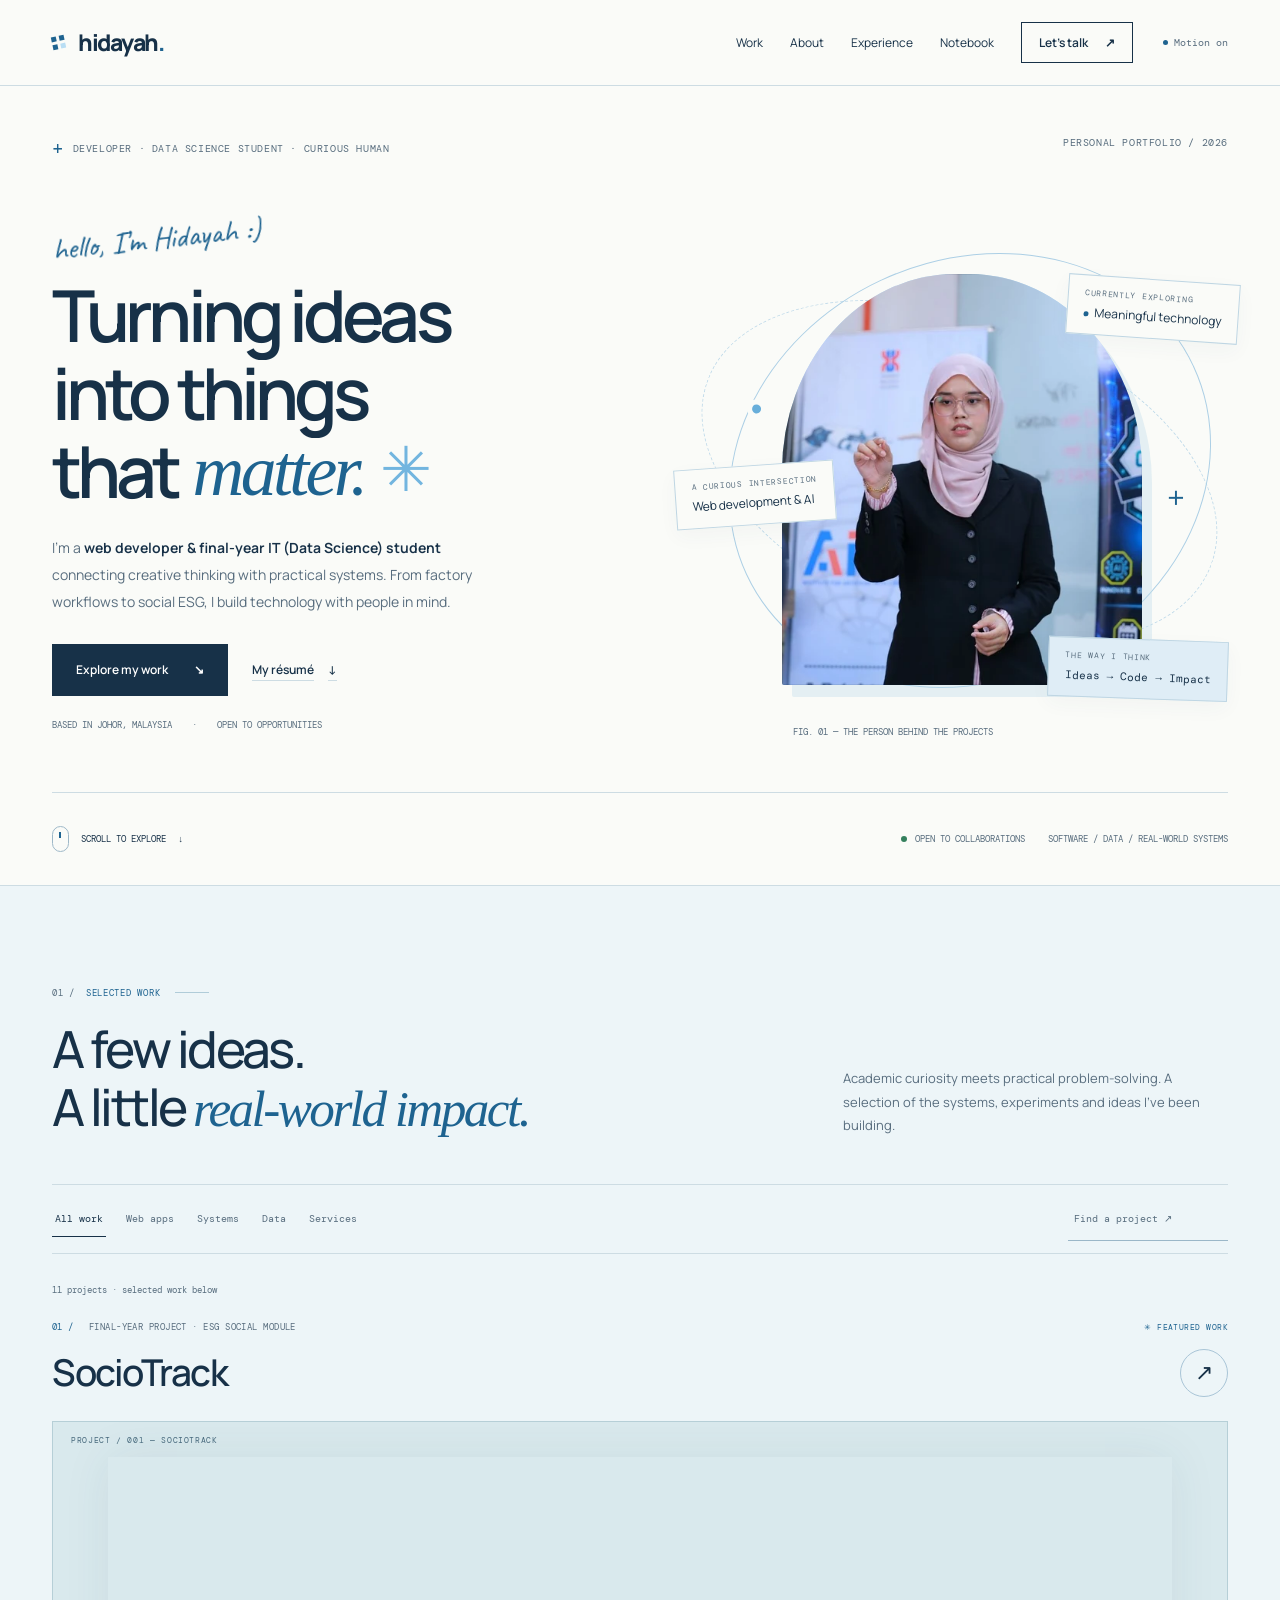
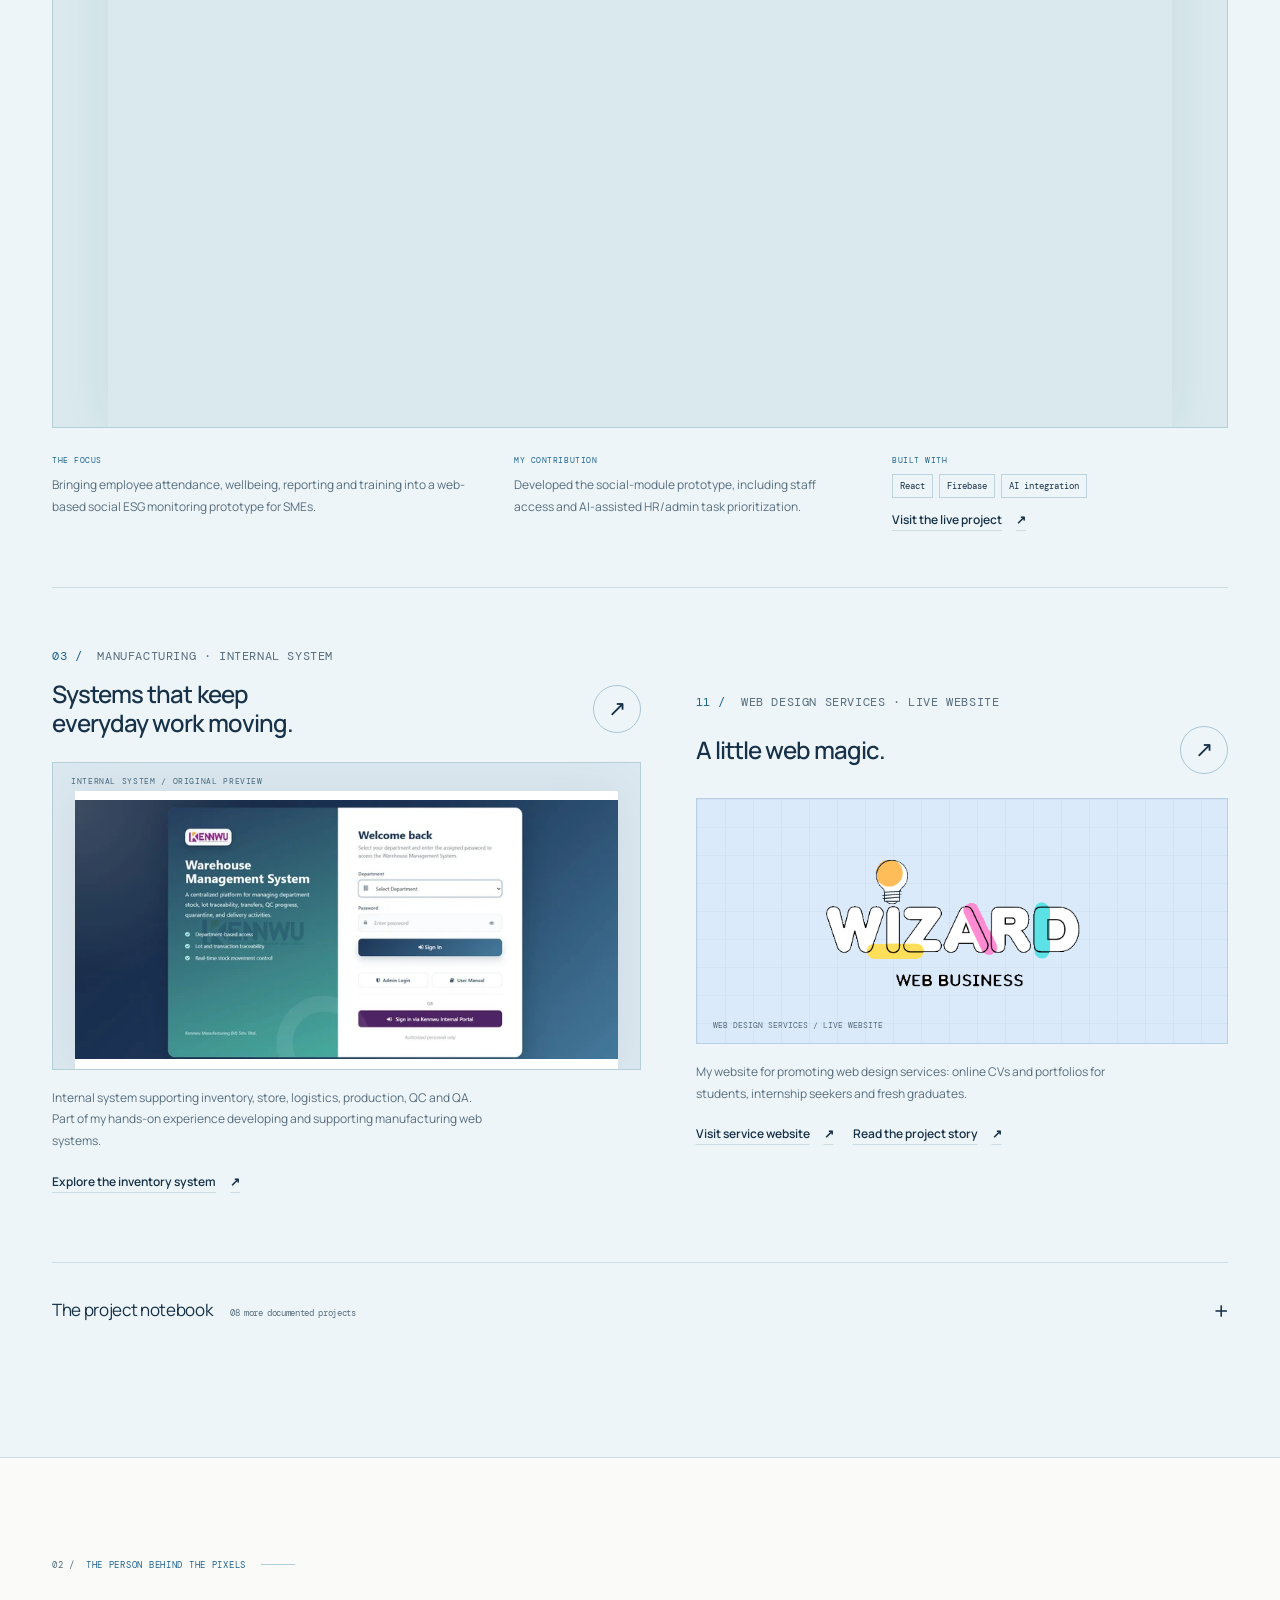
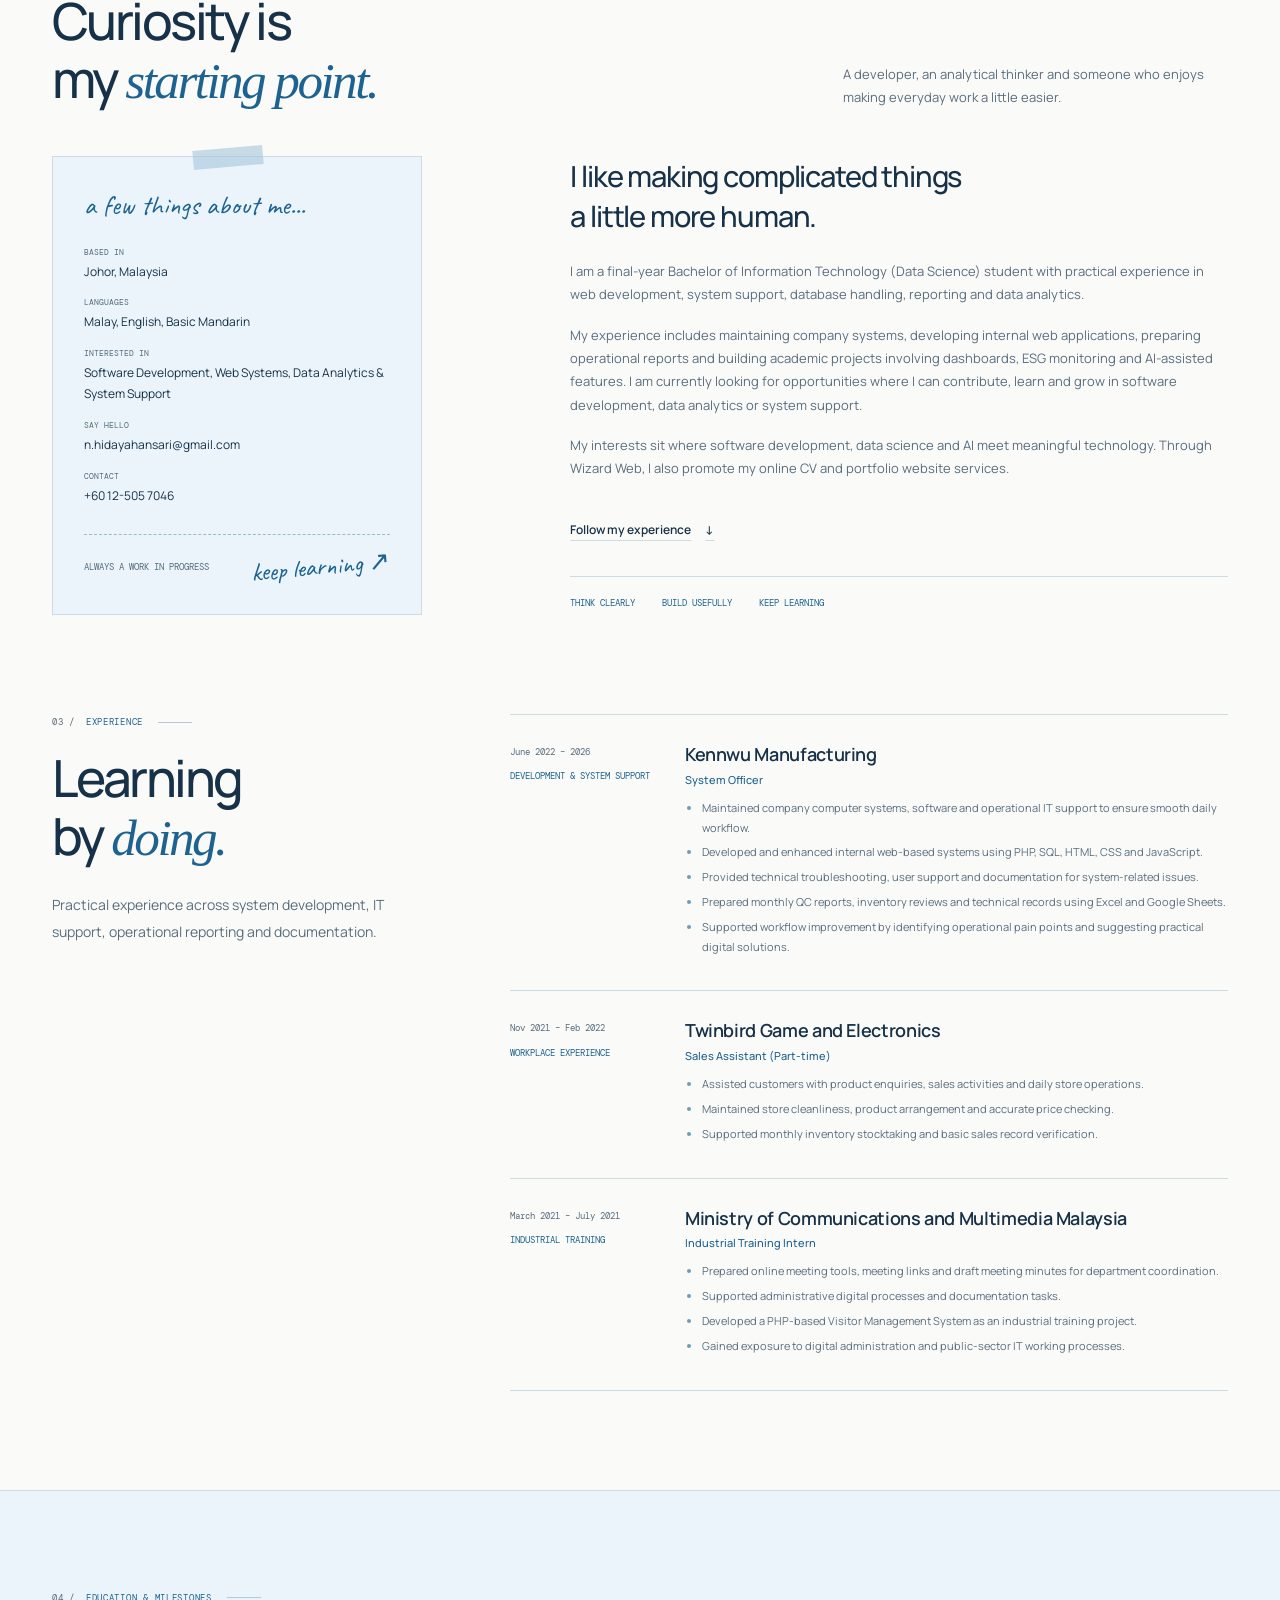
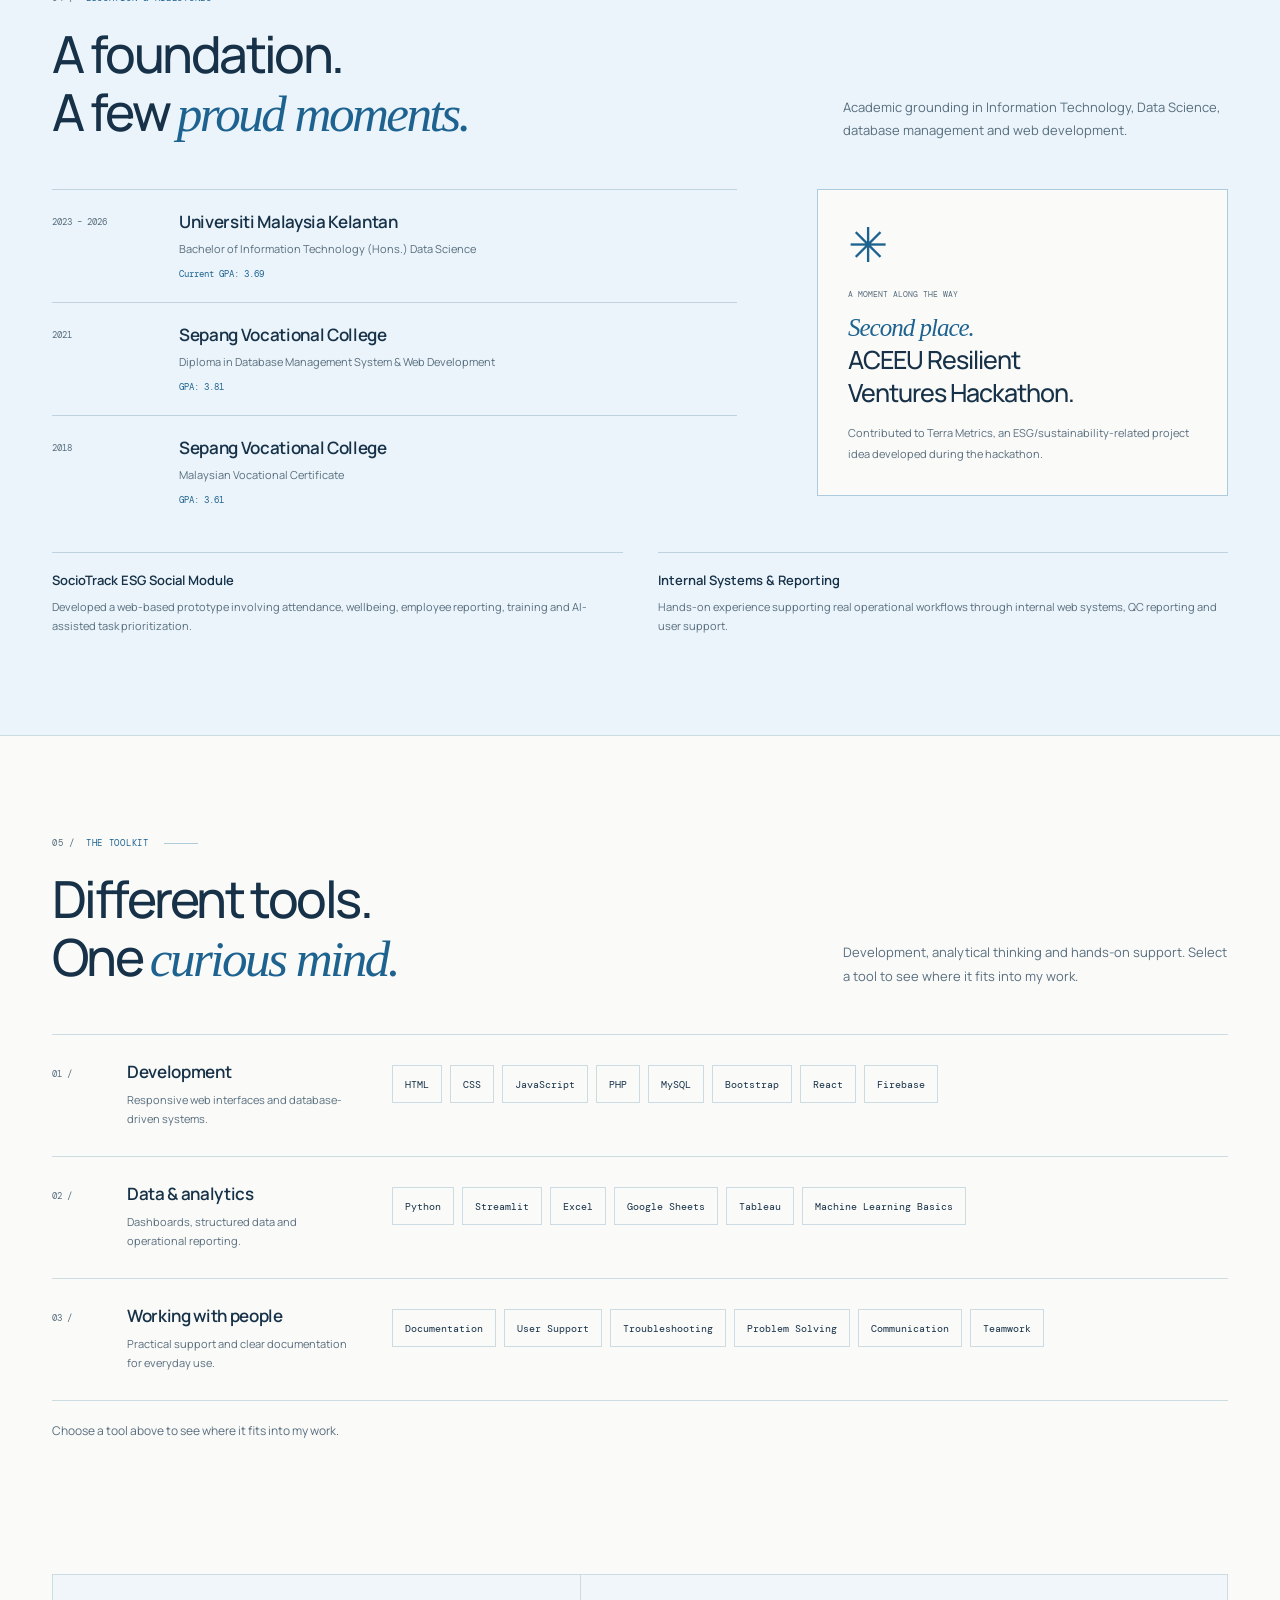
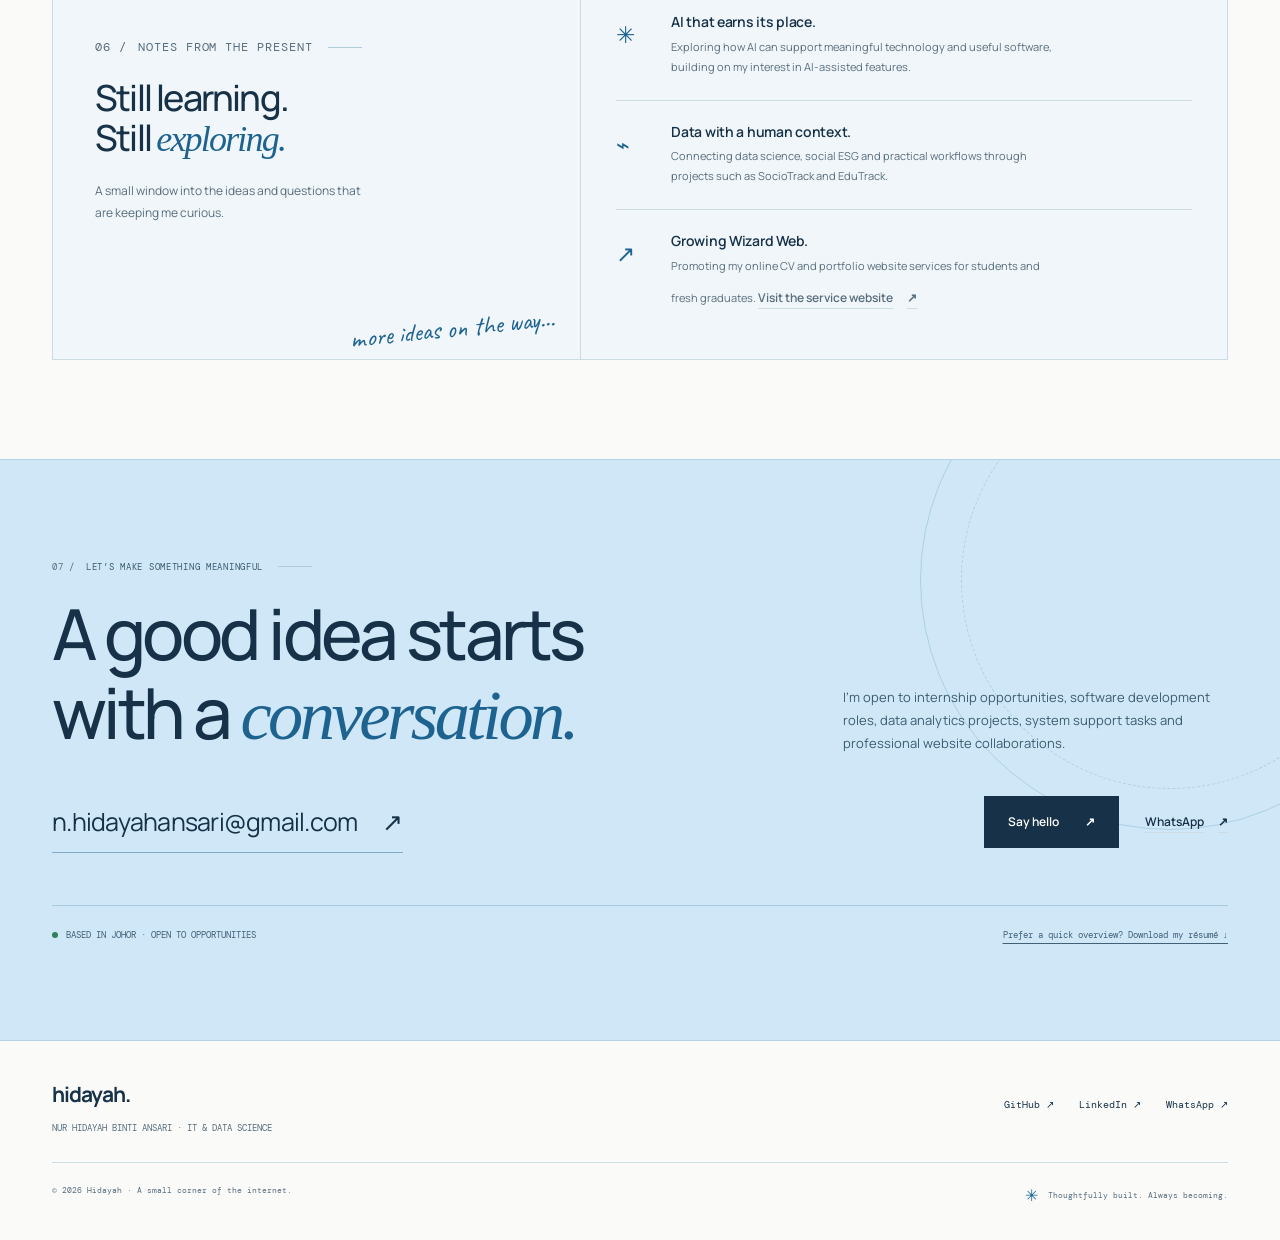
<file: index.html>
<!doctype html>
<html lang="en">
  <head>
    <meta charset="utf-8" />
    <meta name="viewport" content="width=device-width, initial-scale=1" />
    <meta name="color-scheme" content="light" />
    <meta name="theme-color" content="#fafbf8" />
    <title>Hidayah — Developer, Data &amp; Curious Ideas</title>
    <meta
      name="description"
      content="Hidayah is a final-year IT (Data Science) student building practical web systems, data experiences and meaningful technology."
    />
    <meta name="author" content="Nur Hidayah Binti Ansari" />
    <link rel="canonical" href="https://nrhdyh.github.io/Get-To-Know-Me/" />
    <meta property="og:type" content="website" />
    <meta
      property="og:title"
      content="Hidayah — Developer, Data &amp; Curious Ideas"
    />
    <meta
      property="og:description"
      content="Hidayah is a final-year IT (Data Science) student building practical web systems, data experiences and meaningful technology."
    />
    <meta
      property="og:url"
      content="https://nrhdyh.github.io/Get-To-Know-Me/"
    />
    <meta
      property="og:image"
      content="https://nrhdyh.github.io/Get-To-Know-Me/images/me.jpeg"
    />
    <meta name="twitter:card" content="summary_large_image" />
    <link rel="icon" href="assets/favicon.svg" type="image/svg+xml" />
    <link
      rel="preload"
      href="assets/fonts/manrope.woff2"
      as="font"
      type="font/woff2"
      crossorigin
    />
    <link rel="stylesheet" href="assets/site.css" />
    <script src="assets/site.js" defer></script>
  </head>
  <body id="top">
    <a class="skip-link" href="#main">Skip to content</a>
    <header class="site-header">
      <div class="scroll-progress" id="scrollProgress" aria-hidden="true"></div>
      <div class="wrap header-inner">
        <a class="brand" href="#top" aria-label="Hidayah, home"
          ><span class="brand-mark" aria-hidden="true"
            ><i></i><i></i><i></i><i></i></span
          ><span>hidayah<span class="dot">.</span></span></a
        >
        <nav class="nav" id="navigation" aria-label="Main navigation">
          <a class="nav-link" href="#portfolio">Work</a
          ><a class="nav-link" href="#about">About</a
          ><a class="nav-link" href="#experience">Experience</a
          ><a class="nav-link" href="#exploring">Notebook</a
          ><a class="nav-cta" href="#contact"
            >Let’s talk <span class="arrow" aria-hidden="true">↗</span></a
          >
        </nav>
        <button
          class="motion-toggle"
          type="button"
          data-motion-toggle
          aria-pressed="false"
          hidden
        >
          Motion off</button
        ><button
          class="menu-toggle"
          type="button"
          id="menuToggle"
          aria-expanded="false"
          aria-controls="navigation"
          aria-label="Open navigation"
          hidden
        >
          ☰
        </button>
      </div>
    </header>
    <main id="main">
      <section class="hero" aria-labelledby="hero-title">
        <canvas
          class="hero-canvas"
          data-constellation
          aria-hidden="true"
        ></canvas>
        <div class="wrap">
          <div class="hero-topline">
            <span
              ><span class="small-cross" aria-hidden="true">+</span> DEVELOPER ·
              DATA SCIENCE STUDENT · CURIOUS HUMAN</span
            ><span>PERSONAL PORTFOLIO / 2026</span>
          </div>
          <div class="hero-grid">
            <div class="hero-copy">
              <p class="greeting">hello, I’m Hidayah :)</p>
              <h1 id="hero-title">
                <span class="line-mask"><span>Turning ideas</span></span
                ><span class="line-mask"><span>into things</span></span
                ><span class="line-mask"
                  ><span class="last-line"
                    >that <em>matter.</em
                    ><span class="inline-spark" aria-hidden="true"
                      >✳</span
                    ></span
                  ></span
                >
              </h1>
              <p class="hero-lead">
                I’m a
                <strong
                  >web developer &amp; final-year IT (Data Science)
                  student</strong
                >
                connecting creative thinking with practical systems. From
                factory workflows to social ESG, I build technology with people
                in mind.
              </p>
              <div class="hero-actions">
                <a class="btn" href="#portfolio" data-magnetic
                  >Explore my work
                  <span class="arrow" aria-hidden="true">↘</span></a
                ><a
                  class="text-link"
                  href="images/nurhidayah_resume.pdf"
                  download
                  >My résumé <span class="arrow" aria-hidden="true">↓</span></a
                >
              </div>
              <p class="hero-note">
                <span>BASED IN JOHOR, MALAYSIA</span
                ><span>OPEN TO OPPORTUNITIES</span>
              </p>
            </div>
            <div class="hero-visual">
              <div class="orbit" aria-hidden="true"></div>
              <div class="orbit orbit-two" aria-hidden="true"></div>
              <div class="portrait-shell">
                <img
                  src="assets/images/hidayah.webp"
                  alt="Hidayah presenting a project at Techno Connect"
                  width="800"
                  height="534"
                  fetchpriority="high"
                  decoding="async"
                />
              </div>
              <div class="float-panel panel-one">
                <span class="panel-label">Currently exploring</span
                ><span class="panel-dot" aria-hidden="true"></span>Meaningful
                technology
              </div>
              <div class="float-panel panel-two">
                <span class="panel-label">A curious intersection</span>Web
                development &amp; AI
              </div>
              <div class="float-panel panel-three">
                <span class="panel-label">The way I think</span
                ><strong>Ideas → Code → Impact</strong>
              </div>
              <span class="visual-cross" aria-hidden="true">+</span>
              <p class="portrait-caption">
                FIG. 01 — THE PERSON BEHIND THE PROJECTS
              </p>
            </div>
          </div>
          <div class="hero-bottom">
            <a class="scroll-cue" href="#portfolio"
              ><i aria-hidden="true"></i> SCROLL TO EXPLORE
              <span aria-hidden="true">↓</span></a
            >
            <div class="right-note">
              <span
                ><span class="status-dot" aria-hidden="true"></span>OPEN TO
                COLLABORATIONS</span
              ><span>SOFTWARE / DATA / REAL-WORLD SYSTEMS</span>
            </div>
          </div>
        </div>
      </section>
      <section class="section work" id="portfolio" aria-labelledby="work-title">
        <div class="wrap">
          <div class="section-heading" data-reveal>
            <div>
              <p class="eyebrow">
                <span class="section-no">01 /</span> Selected work
              </p>
              <h2 id="work-title">
                A few ideas.<br />A little <em>real-world impact.</em>
              </h2>
            </div>
            <p>
              Academic curiosity meets practical problem-solving. A selection of
              the systems, experiments and ideas I’ve been building.
            </p>
          </div>
          <div class="project-tools" id="projectTools" hidden>
            <div
              class="project-filters"
              role="group"
              aria-label="Filter projects"
            >
              <button
                class="filter-btn"
                type="button"
                data-filter="all"
                aria-pressed="true"
              >
                All work</button
              ><button
                class="filter-btn"
                type="button"
                data-filter="web"
                aria-pressed="false"
              >
                Web apps</button
              ><button
                class="filter-btn"
                type="button"
                data-filter="business"
                aria-pressed="false"
              >
                Systems</button
              ><button
                class="filter-btn"
                type="button"
                data-filter="data"
                aria-pressed="false"
              >
                Data</button
              ><button
                class="filter-btn"
                type="button"
                data-filter="service"
                aria-pressed="false"
              >
                Services
              </button>
            </div>
            <label class="search-wrap"
              ><span class="sr-only">Search the project collection</span
              ><input
                type="search"
                id="projectSearch"
                placeholder="Find a project ↗"
                autocomplete="off"
            /></label>
          </div>
          <p
            class="project-status"
            id="projectStatus"
            role="status"
            aria-live="polite"
          >
            11 projects · selected work below
          </p>
          <article
            class="feature-project"
            data-project
            data-category="web academic"
            data-search="React Firebase AI ESG social attendance wellbeing training"
            aria-labelledby="socio-title"
          >
            <p class="project-category" data-reveal>
              <span class="project-number">01 /</span> FINAL-YEAR PROJECT · ESG
              SOCIAL MODULE
              <span class="featured-label"
                ><span aria-hidden="true">✳</span> FEATURED WORK</span
              >
            </p>
            <div class="project-title-row" data-reveal data-step="1">
              <h3 id="socio-title">SocioTrack</h3>
              <a
                class="circle-link"
                href="projects/sociotrack.html"
                aria-label="Read the SocioTrack case study"
                data-cursor="Read story"
                >↗</a
              >
            </div>
            <a
              class="screenshot-stage image-reveal"
              href="projects/sociotrack.html"
              data-reveal
              data-step="2"
              data-cursor="Explore SocioTrack"
              aria-label="Explore the SocioTrack case study"
              ><img
                src="assets/images/p11-1440.webp"
                srcset="
                  assets/images/p11-720.webp   720w,
                  assets/images/p11-1440.webp 1440w
                "
                sizes="(max-width:650px) calc(100vw - 64px), (max-width:900px) 90vw, 1120px"
                alt="SocioTrack ESG Monitoring Application preview"
                width="1852"
                height="992"
                loading="lazy"
                decoding="async"
                data-parallax
              /><span class="image-hover"
                ><span
                  >Attendance, wellbeing &amp; training.<br />See the thinking
                  behind the social module.</span
                ><span aria-hidden="true">↗</span></span
              ></a
            >
            <div class="feature-description" data-reveal data-step="3">
              <div>
                <h4>The focus</h4>
                <p>
                  Bringing employee attendance, wellbeing, reporting and
                  training into a web-based social ESG monitoring prototype for
                  SMEs.
                </p>
              </div>
              <div>
                <h4>My contribution</h4>
                <p>
                  Developed the social-module prototype, including staff access
                  and AI-assisted HR/admin task prioritization.
                </p>
              </div>
              <div>
                <h4>Built with</h4>
                <div class="tech-tags">
                  <span>React</span><span>Firebase</span
                  ><span>AI integration</span>
                </div>
                <a
                  class="text-link"
                  href="https://socio-track.vercel.app/"
                  target="_blank"
                  rel="noopener noreferrer"
                  >Visit the live project
                  <span class="arrow" aria-hidden="true">↗</span></a
                >
              </div>
            </div>
          </article>
          <div class="project-pair">
            <article
              class="project-preview"
              data-project
              data-category="business"
              data-search="manufacturing WMS PHP SQL inventory warehouse QC QA store logistics"
              data-tilt
              aria-labelledby="wms-title"
            >
              <p class="project-category" data-reveal>
                <span class="project-number">03 /</span> MANUFACTURING ·
                INTERNAL SYSTEM
              </p>
              <div class="project-title-row" data-reveal data-step="1">
                <h3 id="wms-title">
                  Systems that keep<br />everyday work moving.
                </h3>
                <a
                  class="circle-link"
                  href="projects/inventory-system.html"
                  aria-label="Explore the inventory system"
                  data-cursor="Explore system"
                  >↗</a
                >
              </div>
              <a
                class="screenshot-stage small-stage image-reveal"
                href="projects/inventory-system.html"
                data-reveal
                data-step="2"
                data-cursor="Explore WMS"
                aria-label="Read about the ERP Inventory System"
                ><img
                  src="assets/images/p8-1440.webp"
                  srcset="
                    assets/images/p8-720.webp   720w,
                    assets/images/p8-1440.webp 1440w
                  "
                  sizes="(max-width:650px) calc(100vw - 64px), (max-width:900px) 90vw, 1120px"
                  alt="ERP Inventory System preview"
                  width="1877"
                  height="896"
                  loading="lazy"
                  decoding="async"
                /><span class="image-hover"
                  ><span
                    >Inventory → Store → Logistics<br />A closer look at the
                    workflow.</span
                  ><span aria-hidden="true">↗</span></span
                ></a
              >
              <div data-reveal data-step="3">
                <p>
                  Internal system supporting inventory, store, logistics,
                  production, QC and QA. Part of my hands-on experience
                  developing and supporting manufacturing web systems.
                </p>
                <a class="text-link" href="projects/inventory-system.html"
                  >Explore the inventory system
                  <span class="arrow" aria-hidden="true">↗</span></a
                >
              </div>
            </article>
            <article
              class="project-preview wizard-project"
              data-project
              data-category="service web"
              data-search="Wizard Web Web Wizard web design service online CV student portfolio GitHub Pages"
              data-tilt
              aria-labelledby="wizard-title"
            >
              <p class="project-category" data-reveal>
                <span class="project-number">11 /</span> WEB DESIGN SERVICES ·
                LIVE WEBSITE
              </p>
              <div class="project-title-row" data-reveal data-step="1">
                <h3 id="wizard-title">A little web magic.</h3>
                <a
                  class="circle-link"
                  href="projects/wizard-web.html"
                  aria-label="Explore the Wizard Web service website"
                  data-cursor="Explore services"
                  >↗</a
                >
              </div>
              <a
                class="wizard-stage image-reveal"
                href="projects/wizard-web.html"
                data-reveal
                data-step="2"
                data-cursor="Meet Wizard Web"
                aria-label="Read about Wizard Web, my web design service website"
                ><span class="wizard-grid" aria-hidden="true"></span
                ><img
                  class="wizard-logo"
                  src="assets/images/wizard-web-logo.webp"
                  alt="Wizard Web service website logo"
                  width="500"
                  height="198"
                  loading="lazy"
                  decoding="async"
                /><span class="wizard-annotation"
                  >WEB DESIGN SERVICES / LIVE WEBSITE</span
                ><span class="image-hover"
                  ><span
                    >Online CVs &amp; student portfolios.<br />Explore my
                    services and the live website.</span
                  ><span aria-hidden="true">↗</span></span
                ></a
              >
              <div data-reveal data-step="3">
                <p>
                  My website for promoting web design services: online CVs and
                  portfolios for students, internship seekers and fresh
                  graduates.
                </p>
                <a
                  class="text-link"
                  href="https://nrhdyh.github.io/Wizard-Web/"
                  target="_blank"
                  rel="noopener noreferrer"
                  >Visit service website
                  <span class="arrow" aria-hidden="true">↗</span></a
                >
                <a class="text-link" href="projects/wizard-web.html"
                  >Read the project story
                  <span class="arrow" aria-hidden="true">↗</span></a
                >
              </div>
            </article>
          </div>
          <details class="project-library" id="projectLibrary">
            <summary>
              <span
                >The project notebook
                <small data-library-count
                  >08 more documented projects</small
                ></span
              ><span class="plus" aria-hidden="true">+</span>
            </summary>
            <div>
              <article
                class="library-row"
                data-project
                data-category="data academic"
                data-search="EduTrack Analytics Dashboard"
              >
                <span class="project-number">02 /</span
                ><a
                  class="library-image"
                  href="projects/edutrack.html"
                  aria-label="Read about EduTrack Analytics Dashboard"
                  ><img
                    src="assets/images/p10-1440.webp"
                    srcset="
                      assets/images/p10-720.webp   720w,
                      assets/images/p10-1440.webp 1440w
                    "
                    sizes="(max-width:650px) calc(100vw - 64px), (max-width:900px) 90vw, 1120px"
                    alt="EduTrack Analytics Dashboard preview"
                    width="1887"
                    height="761"
                    loading="lazy"
                    decoding="async"
                /></a>
                <div class="library-info">
                  <p class="project-category">Data Mining</p>
                  <h3>
                    <a href="projects/edutrack.html"
                      >EduTrack Analytics Dashboard</a
                    >
                  </h3>
                  <p>
                    A Streamlit-based analytics dashboard for exploring and
                    visualizing education-related data insights.
                  </p>
                </div>
                <a
                  class="library-action"
                  href="projects/edutrack.html"
                  aria-label="Explore EduTrack Analytics Dashboard"
                  >Explore <span class="arrow" aria-hidden="true">↗</span></a
                >
              </article>
              <article
                class="library-row"
                data-project
                data-category="business"
                data-search="Subwork System"
              >
                <span class="project-number">04 /</span
                ><a
                  class="library-image"
                  href="projects/subwork.html"
                  aria-label="Read about Subwork System"
                  ><img
                    src="assets/images/p5-1440.webp"
                    srcset="
                      assets/images/p5-720.webp   720w,
                      assets/images/p5-1440.webp 1343w
                    "
                    sizes="(max-width:650px) calc(100vw - 64px), (max-width:900px) 90vw, 1120px"
                    alt="Subwork System preview"
                    width="1343"
                    height="656"
                    loading="lazy"
                    decoding="async"
                /></a>
                <div class="library-info">
                  <p class="project-category">HR System</p>
                  <h3><a href="projects/subwork.html">Subwork System</a></h3>
                  <p>
                    HR and system-related web project with documented work
                    instruction for internal operational use.
                  </p>
                </div>
                <a
                  class="library-action"
                  href="projects/subwork.html"
                  aria-label="Explore Subwork System"
                  >Explore <span class="arrow" aria-hidden="true">↗</span></a
                >
              </article>
              <article
                class="library-row"
                data-project
                data-category="business"
                data-search="Label Generator System"
              >
                <span class="project-number">05 /</span
                ><a
                  class="library-image"
                  href="projects/label-generator.html"
                  aria-label="Read about Label Generator System"
                  ><img
                    src="assets/images/p4-1440.webp"
                    srcset="
                      assets/images/p4-720.webp   720w,
                      assets/images/p4-1440.webp 1340w
                    "
                    sizes="(max-width:650px) calc(100vw - 64px), (max-width:900px) 90vw, 1120px"
                    alt="Label Generator System preview"
                    width="1340"
                    height="659"
                    loading="lazy"
                    decoding="async"
                /></a>
                <div class="library-info">
                  <p class="project-category">Operations Tool</p>
                  <h3>
                    <a href="projects/label-generator.html"
                      >Label Generator System</a
                    >
                  </h3>
                  <p>
                    Web-based label generator supporting store, logistics and
                    department documentation needs.
                  </p>
                </div>
                <a
                  class="library-action"
                  href="projects/label-generator.html"
                  aria-label="Explore Label Generator System"
                  >Explore <span class="arrow" aria-hidden="true">↗</span></a
                >
              </article>
              <article
                class="library-row"
                data-project
                data-category="business"
                data-search="Sales Management System"
              >
                <span class="project-number">06 /</span
                ><a
                  class="library-image"
                  href="projects/sales-management.html"
                  aria-label="Read about Sales Management System"
                  ><img
                    src="assets/images/p7-1440.webp"
                    srcset="
                      assets/images/p7-720.webp   720w,
                      assets/images/p7-1440.webp 1360w
                    "
                    sizes="(max-width:650px) calc(100vw - 64px), (max-width:900px) 90vw, 1120px"
                    alt="Sales Management System preview"
                    width="1360"
                    height="652"
                    loading="lazy"
                    decoding="async"
                /></a>
                <div class="library-info">
                  <p class="project-category">ERP Sales</p>
                  <h3>
                    <a href="projects/sales-management.html"
                      >Sales Management System</a
                    >
                  </h3>
                  <p>
                    ERP module supporting sales, purchasing, store, logistics
                    and operation workflow management.
                  </p>
                </div>
                <a
                  class="library-action"
                  href="projects/sales-management.html"
                  aria-label="Explore Sales Management System"
                  >Explore <span class="arrow" aria-hidden="true">↗</span></a
                >
              </article>
              <article
                class="library-row"
                data-project
                data-category="business"
                data-search="Enterprise Asset Management System"
              >
                <span class="project-number">07 /</span
                ><a
                  class="library-image"
                  href="projects/asset-management.html"
                  aria-label="Read about Enterprise Asset Management System"
                  ><img
                    src="assets/images/p6-1440.webp"
                    srcset="
                      assets/images/p6-720.webp   720w,
                      assets/images/p6-1440.webp 1440w
                    "
                    sizes="(max-width:650px) calc(100vw - 64px), (max-width:900px) 90vw, 1120px"
                    alt="Enterprise Asset Management System preview"
                    width="1675"
                    height="805"
                    loading="lazy"
                    decoding="async"
                /></a>
                <div class="library-info">
                  <p class="project-category">Maintenance System</p>
                  <h3>
                    <a href="projects/asset-management.html"
                      >Enterprise Asset Management System</a
                    >
                  </h3>
                  <p>
                    System proposal for maintenance, engineering and production
                    asset tracking and operational planning.
                  </p>
                </div>
                <a
                  class="library-action"
                  href="projects/asset-management.html"
                  aria-label="Explore Enterprise Asset Management System"
                  >Explore <span class="arrow" aria-hidden="true">↗</span></a
                >
              </article>
              <article
                class="library-row"
                data-project
                data-category="business"
                data-search="Product Document System"
              >
                <span class="project-number">08 /</span
                ><a
                  class="library-image"
                  href="projects/product-documents.html"
                  aria-label="Read about Product Document System"
                  ><img
                    src="assets/images/p3-1440.webp"
                    srcset="
                      assets/images/p3-720.webp   720w,
                      assets/images/p3-1440.webp 1355w
                    "
                    sizes="(max-width:650px) calc(100vw - 64px), (max-width:900px) 90vw, 1120px"
                    alt="Product Document System preview"
                    width="1355"
                    height="664"
                    loading="lazy"
                    decoding="async"
                /></a>
                <div class="library-info">
                  <p class="project-category">Document System</p>
                  <h3>
                    <a href="projects/product-documents.html"
                      >Product Document System</a
                    >
                  </h3>
                  <p>
                    Startup project concept for organizing product documentation
                    and departmental information access.
                  </p>
                </div>
                <a
                  class="library-action"
                  href="projects/product-documents.html"
                  aria-label="Explore Product Document System"
                  >Explore <span class="arrow" aria-hidden="true">↗</span></a
                >
              </article>
              <article
                class="library-row"
                data-project
                data-category="web"
                data-search="E-Pelawat KKMM Visitor Management System"
              >
                <span class="project-number">09 /</span
                ><a
                  class="library-image"
                  href="projects/visitor-management.html"
                  aria-label="Read about E-Pelawat KKMM Visitor Management System"
                  ><img
                    src="assets/images/p2-1440.webp"
                    srcset="
                      assets/images/p2-720.webp   720w,
                      assets/images/p2-1440.webp 1340w
                    "
                    sizes="(max-width:650px) calc(100vw - 64px), (max-width:900px) 90vw, 1120px"
                    alt="E-Pelawat KKMM Visitor Management System preview"
                    width="1340"
                    height="653"
                    loading="lazy"
                    decoding="async"
                /></a>
                <div class="library-info">
                  <p class="project-category">Industrial Training</p>
                  <h3>
                    <a href="projects/visitor-management.html"
                      >E-Pelawat KKMM Visitor Management System</a
                    >
                  </h3>
                  <p>
                    PHP-based visitor management system developed during
                    industrial training to support visitor registration
                    workflow.
                  </p>
                </div>
                <a
                  class="library-action"
                  href="projects/visitor-management.html"
                  aria-label="Explore E-Pelawat KKMM Visitor Management System"
                  >Explore <span class="arrow" aria-hidden="true">↗</span></a
                >
              </article>
              <article
                class="library-row"
                data-project
                data-category="web academic"
                data-search="E-KlinikVS Web Project"
              >
                <span class="project-number">10 /</span
                ><a
                  class="library-image"
                  href="projects/e-klinikvs.html"
                  aria-label="Read about E-KlinikVS Web Project"
                  ><img
                    src="assets/images/p1-1440.webp"
                    srcset="
                      assets/images/p1-720.webp   720w,
                      assets/images/p1-1440.webp 1366w
                    "
                    sizes="(max-width:650px) calc(100vw - 64px), (max-width:900px) 90vw, 1120px"
                    alt="E-KlinikVS Web Project preview"
                    width="1366"
                    height="647"
                    loading="lazy"
                    decoding="async"
                /></a>
                <div class="library-info">
                  <p class="project-category">Web Development</p>
                  <h3>
                    <a href="projects/e-klinikvs.html"
                      >E-KlinikVS Web Project</a
                    >
                  </h3>
                  <p>
                    Clinic-related web project developed as an academic system
                    with presentation documentation.
                  </p>
                </div>
                <a
                  class="library-action"
                  href="projects/e-klinikvs.html"
                  aria-label="Explore E-KlinikVS Web Project"
                  >Explore <span class="arrow" aria-hidden="true">↗</span></a
                >
              </article>
            </div>
          </details>
          <div class="empty-state" id="emptyState" hidden>
            <h3>No matching projects.</h3>
            <p>Try a different word or return to the full collection.</p>
            <button class="btn btn-light" id="resetProjects" type="button">
              Show all work <span aria-hidden="true">↗</span>
            </button>
          </div>
        </div>
      </section>
      <section class="section about" id="about" aria-labelledby="about-title">
        <div class="wrap">
          <div class="section-heading" data-reveal>
            <div>
              <p class="eyebrow">
                <span class="section-no">02 /</span> The person behind the
                pixels
              </p>
              <h2 id="about-title">
                Curiosity is<br />my <em>starting point.</em>
              </h2>
            </div>
            <p>
              A developer, an analytical thinker and someone who enjoys making
              everyday work a little easier.
            </p>
          </div>
          <div class="about-grid">
            <aside
              class="about-aside"
              aria-label="A few personal details"
              data-reveal
            >
              <p class="note-title">a few things about me...</p>
              <dl>
                <div>
                  <dt>Based in</dt>
                  <dd>Johor, Malaysia</dd>
                </div>
                <div>
                  <dt>Languages</dt>
                  <dd>Malay, English, Basic Mandarin</dd>
                </div>
                <div class="detail-wide">
                  <dt>Interested in</dt>
                  <dd>
                    Software Development, Web Systems, Data Analytics &amp;
                    System Support
                  </dd>
                </div>
                <div class="detail-wide">
                  <dt>Say hello</dt>
                  <dd>
                    <a href="mailto:n.hidayahansari@gmail.com"
                      >n.hidayahansari@gmail.com</a
                    >
                  </dd>
                </div>
                <div>
                  <dt>Contact</dt>
                  <dd><a href="tel:+60125057046">+60 12-505 7046</a></dd>
                </div>
              </dl>
              <div class="about-doodle">
                <span>ALWAYS A WORK IN PROGRESS</span
                ><span>keep learning ↗</span>
              </div>
            </aside>
            <div class="about-copy" data-reveal data-step="1">
              <h3>
                I like making complicated things<br />a little more human.
              </h3>
              <p>
                I am a final-year Bachelor of Information Technology (Data
                Science) student with practical experience in web development,
                system support, database handling, reporting and data analytics.
              </p>
              <p>
                My experience includes maintaining company systems, developing
                internal web applications, preparing operational reports and
                building academic projects involving dashboards, ESG monitoring
                and AI-assisted features. I am currently looking for
                opportunities where I can contribute, learn and grow in software
                development, data analytics or system support.
              </p>
              <p>
                My interests sit where software development, data science and AI
                meet meaningful technology. Through Wizard Web, I also promote
                my online CV and portfolio website services.
              </p>
              <a class="text-link" href="#experience"
                >Follow my experience
                <span class="arrow" aria-hidden="true">↓</span></a
              >
              <div class="mini-values">
                <span>THINK CLEARLY</span><span>BUILD USEFULLY</span
                ><span>KEEP LEARNING</span>
              </div>
            </div>
          </div>
        </div>
      </section>
      <section
        class="section experience"
        id="experience"
        aria-labelledby="experience-title"
      >
        <div class="wrap experience-layout">
          <div data-reveal>
            <p class="eyebrow">
              <span class="section-no">03 /</span> Experience
            </p>
            <h2 id="experience-title">Learning<br />by <em>doing.</em></h2>
            <p class="hero-lead">
              Practical experience across system development, IT support,
              operational reporting and documentation.
            </p>
          </div>
          <div class="timeline">
            <article class="timeline-item" data-reveal>
              <p class="timeline-date">
                June 2022 – 2026<span>DEVELOPMENT & SYSTEM SUPPORT</span>
              </p>
              <div>
                <h3>Kennwu Manufacturing</h3>
                <h4>System Officer</h4>
                <ul>
                  <li>
                    Maintained company computer systems, software and
                    operational IT support to ensure smooth daily workflow.
                  </li>
                  <li>
                    Developed and enhanced internal web-based systems using PHP,
                    SQL, HTML, CSS and JavaScript.
                  </li>
                  <li>
                    Provided technical troubleshooting, user support and
                    documentation for system-related issues.
                  </li>
                  <li>
                    Prepared monthly QC reports, inventory reviews and technical
                    records using Excel and Google Sheets.
                  </li>
                  <li>
                    Supported workflow improvement by identifying operational
                    pain points and suggesting practical digital solutions.
                  </li>
                </ul>
              </div>
            </article>
            <article class="timeline-item" data-reveal>
              <p class="timeline-date">
                Nov 2021 – Feb 2022<span>WORKPLACE EXPERIENCE</span>
              </p>
              <div>
                <h3>Twinbird Game and Electronics</h3>
                <h4>Sales Assistant (Part-time)</h4>
                <ul>
                  <li>
                    Assisted customers with product enquiries, sales activities
                    and daily store operations.
                  </li>
                  <li>
                    Maintained store cleanliness, product arrangement and
                    accurate price checking.
                  </li>
                  <li>
                    Supported monthly inventory stocktaking and basic sales
                    record verification.
                  </li>
                </ul>
              </div>
            </article>
            <article class="timeline-item" data-reveal>
              <p class="timeline-date">
                March 2021 – July 2021<span>INDUSTRIAL TRAINING</span>
              </p>
              <div>
                <h3>Ministry of Communications and Multimedia Malaysia</h3>
                <h4>Industrial Training Intern</h4>
                <ul>
                  <li>
                    Prepared online meeting tools, meeting links and draft
                    meeting minutes for department coordination.
                  </li>
                  <li>
                    Supported administrative digital processes and documentation
                    tasks.
                  </li>
                  <li>
                    Developed a PHP-based Visitor Management System as an
                    industrial training project.
                  </li>
                  <li>
                    Gained exposure to digital administration and public-sector
                    IT working processes.
                  </li>
                </ul>
              </div>
            </article>
          </div>
        </div>
      </section>
      <section
        class="section education"
        id="education"
        aria-labelledby="education-title"
      >
        <div class="wrap">
          <div class="section-heading" data-reveal>
            <div>
              <p class="eyebrow">
                <span class="section-no">04 /</span> Education & milestones
              </p>
              <h2 id="education-title">
                A foundation.<br />A few <em>proud moments.</em>
              </h2>
            </div>
            <p>
              Academic grounding in Information Technology, Data Science,
              database management and web development.
            </p>
          </div>
          <div class="education-layout">
            <div class="education-list">
              <article data-reveal>
                <span class="date">2023 – 2026</span>
                <div>
                  <h3>Universiti Malaysia Kelantan</h3>
                  <p class="qualification">
                    Bachelor of Information Technology (Hons.) Data Science
                  </p>
                  <p class="grade">Current GPA: 3.69</p>
                </div>
              </article>
              <article data-reveal>
                <span class="date">2021</span>
                <div>
                  <h3>Sepang Vocational College</h3>
                  <p class="qualification">
                    Diploma in Database Management System &amp; Web Development
                  </p>
                  <p class="grade">GPA: 3.81</p>
                </div>
              </article>
              <article data-reveal>
                <span class="date">2018</span>
                <div>
                  <h3>Sepang Vocational College</h3>
                  <p class="qualification">Malaysian Vocational Certificate</p>
                  <p class="grade">GPA: 3.61</p>
                </div>
              </article>
            </div>
            <article class="achievement-note" id="highlights" data-reveal>
              <span class="award-star" aria-hidden="true">✳</span
              ><span class="small-label">A moment along the way</span>
              <h3>
                <em>Second place.</em><br />ACEEU Resilient<br />Ventures
                Hackathon.
              </h3>
              <p>
                Contributed to Terra Metrics, an ESG/sustainability-related
                project idea developed during the hackathon.
              </p>
            </article>
          </div>
          <div class="milestone-row">
            <article data-reveal>
              <h3>SocioTrack ESG Social Module</h3>
              <p>
                Developed a web-based prototype involving attendance, wellbeing,
                employee reporting, training and AI-assisted task
                prioritization.
              </p>
            </article>
            <article data-reveal>
              <h3>Internal Systems &amp; Reporting</h3>
              <p>
                Hands-on experience supporting real operational workflows
                through internal web systems, QC reporting and user support.
              </p>
            </article>
          </div>
        </div>
      </section>
      <section
        class="section skills"
        id="expertise"
        aria-labelledby="skills-title"
      >
        <div class="wrap">
          <div class="section-heading" data-reveal>
            <div>
              <p class="eyebrow">
                <span class="section-no">05 /</span> The toolkit
              </p>
              <h2 id="skills-title">
                Different tools.<br />One <em>curious mind.</em>
              </h2>
            </div>
            <p>
              Development, analytical thinking and hands-on support. Select a
              tool to see where it fits into my work.
            </p>
          </div>
          <div class="skill-rows">
            <div class="skill-row" data-reveal>
              <span class="number">01 /</span>
              <div>
                <h3>Development</h3>
                <p>Responsive web interfaces and database-driven systems.</p>
              </div>
              <div class="skill-chips">
                <button
                  class="skill-chip"
                  type="button"
                  aria-pressed="false"
                  data-skill="Structure for responsive web pages and internal systems."
                >
                  HTML</button
                ><button
                  class="skill-chip"
                  type="button"
                  aria-pressed="false"
                  data-skill="Responsive layouts and visual styling for web interfaces."
                >
                  CSS</button
                ><button
                  class="skill-chip"
                  type="button"
                  aria-pressed="false"
                  data-skill="Browser interactions and functionality across web systems."
                >
                  JavaScript</button
                ><button
                  class="skill-chip"
                  type="button"
                  aria-pressed="false"
                  data-skill="Server-side development for internal manufacturing systems and the visitor management project."
                >
                  PHP</button
                ><button
                  class="skill-chip"
                  type="button"
                  aria-pressed="false"
                  data-skill="Relational data used in database-driven web systems."
                >
                  MySQL</button
                ><button
                  class="skill-chip"
                  type="button"
                  aria-pressed="false"
                  data-skill="A framework in my existing web development toolkit."
                >
                  Bootstrap</button
                ><button
                  class="skill-chip"
                  type="button"
                  aria-pressed="false"
                  data-skill="Used in the SocioTrack ESG social-module prototype."
                >
                  React</button
                ><button
                  class="skill-chip"
                  type="button"
                  aria-pressed="false"
                  data-skill="Used in the SocioTrack application stack."
                >
                  Firebase
                </button>
              </div>
            </div>
            <div class="skill-row" data-reveal>
              <span class="number">02 /</span>
              <div>
                <h3>Data & analytics</h3>
                <p>Dashboards, structured data and operational reporting.</p>
              </div>
              <div class="skill-chips">
                <button
                  class="skill-chip"
                  type="button"
                  aria-pressed="false"
                  data-skill="My data analytics and dashboard toolkit."
                >
                  Python</button
                ><button
                  class="skill-chip"
                  type="button"
                  aria-pressed="false"
                  data-skill="Used to build the EduTrack analytics dashboard."
                >
                  Streamlit</button
                ><button
                  class="skill-chip"
                  type="button"
                  aria-pressed="false"
                  data-skill="Monthly QC reporting, inventory reviews and technical records."
                >
                  Excel</button
                ><button
                  class="skill-chip"
                  type="button"
                  aria-pressed="false"
                  data-skill="Operational reporting and workplace record handling."
                >
                  Google Sheets</button
                ><button
                  class="skill-chip"
                  type="button"
                  aria-pressed="false"
                  data-skill="Part of my data visualization toolkit."
                >
                  Tableau</button
                ><button
                  class="skill-chip"
                  type="button"
                  aria-pressed="false"
                  data-skill="An area of foundational learning within my data science toolkit."
                >
                  Machine Learning Basics
                </button>
              </div>
            </div>
            <div class="skill-row" data-reveal>
              <span class="number">03 /</span>
              <div>
                <h3>Working with people</h3>
                <p>
                  Practical support and clear documentation for everyday use.
                </p>
              </div>
              <div class="skill-chips">
                <button
                  class="skill-chip"
                  type="button"
                  aria-pressed="false"
                  data-skill="Work instructions, system processes and technical records."
                >
                  Documentation</button
                ><button
                  class="skill-chip"
                  type="button"
                  aria-pressed="false"
                  data-skill="Helping colleagues use systems and troubleshoot issues."
                >
                  User Support</button
                ><button
                  class="skill-chip"
                  type="button"
                  aria-pressed="false"
                  data-skill="Practical support for workplace computers, software and systems."
                >
                  Troubleshooting</button
                ><button
                  class="skill-chip"
                  type="button"
                  aria-pressed="false"
                  data-skill="Identifying workflow pain points and suggesting useful digital solutions."
                >
                  Problem Solving</button
                ><button
                  class="skill-chip"
                  type="button"
                  aria-pressed="false"
                  data-skill="Connecting technical work with user and department needs."
                >
                  Communication</button
                ><button
                  class="skill-chip"
                  type="button"
                  aria-pressed="false"
                  data-skill="Collaboration across operational departments and project work."
                >
                  Teamwork
                </button>
              </div>
            </div>
          </div>
          <p
            class="skill-insight"
            id="skillInsight"
            role="status"
            aria-live="polite"
          >
            Choose a tool above to see where it fits into my work.
          </p>
          <noscript
            ><p class="skill-insight">
              My tools span web development, data analysis, documentation and
              user support.
            </p></noscript
          >
        </div>
      </section>
      <section
        class="section exploring"
        id="exploring"
        aria-labelledby="exploring-title"
      >
        <div class="wrap">
          <div class="explore-panel" data-reveal>
            <div class="explore-intro">
              <p class="eyebrow">
                <span class="section-no">06 /</span> Notes from the present
              </p>
              <h2 id="exploring-title">
                Still learning.<br />Still <em>exploring.</em>
              </h2>
              <p>
                A small window into the ideas and questions that are keeping me
                curious.
              </p>
              <span class="doodle">more ideas on the way...</span>
            </div>
            <div class="explore-notes">
              <article>
                <span class="glyph" aria-hidden="true">✳</span>
                <div>
                  <h3>AI that earns its place.</h3>
                  <p>
                    Exploring how AI can support meaningful technology and
                    useful software, building on my interest in AI-assisted
                    features.
                  </p>
                </div>
              </article>
              <article>
                <span class="glyph" aria-hidden="true">⌁</span>
                <div>
                  <h3>Data with a human context.</h3>
                  <p>
                    Connecting data science, social ESG and practical workflows
                    through projects such as SocioTrack and EduTrack.
                  </p>
                </div>
              </article>
              <article>
                <span class="glyph" aria-hidden="true">↗</span>
                <div>
                  <h3>Growing Wizard Web.</h3>
                  <p>
                    Promoting my online CV and portfolio website services for
                    students and fresh graduates.
                    <a
                      class="text-link"
                      href="https://nrhdyh.github.io/Wizard-Web/"
                      target="_blank"
                      rel="noopener noreferrer"
                      >Visit the service website
                      <span class="arrow" aria-hidden="true">↗</span></a
                    >
                  </p>
                </div>
              </article>
            </div>
          </div>
        </div>
      </section>
      <section
        class="section contact"
        id="contact"
        aria-labelledby="contact-title"
      >
        <canvas
          class="contact-canvas"
          data-constellation
          aria-hidden="true"
        ></canvas>
        <div class="contact-halo" aria-hidden="true"></div>
        <div class="wrap">
          <div class="section-heading" data-reveal>
            <div>
              <p class="eyebrow">
                <span class="section-no">07 /</span> Let’s make something
                meaningful
              </p>
              <h2 id="contact-title">
                A good idea starts<br />with a <em>conversation.</em>
              </h2>
            </div>
            <p>
              I’m open to internship opportunities, software development roles,
              data analytics projects, system support tasks and professional
              website collaborations.
            </p>
          </div>
          <div class="contact-actions" data-reveal>
            <a class="contact-email" href="mailto:n.hidayahansari@gmail.com"
              >n.hidayahansari@gmail.com
              <span class="arrow" aria-hidden="true">↗</span></a
            >
            <div class="contact-links">
              <a
                class="btn"
                href="mailto:n.hidayahansari@gmail.com"
                data-magnetic
                >Say hello <span class="arrow" aria-hidden="true">↗</span></a
              ><a
                class="text-link"
                href="https://wa.me/60125057046"
                target="_blank"
                rel="noopener noreferrer"
                >WhatsApp <span class="arrow" aria-hidden="true">↗</span></a
              >
            </div>
          </div>
          <div class="contact-bottom">
            <span
              ><span class="status-dot" aria-hidden="true"></span>BASED IN JOHOR
              · OPEN TO OPPORTUNITIES</span
            ><a href="images/nurhidayah_resume.pdf" download
              >Prefer a quick overview? Download my résumé ↓</a
            >
          </div>
        </div>
      </section>
    </main>
    <footer class="footer">
      <div class="wrap">
        <div class="footer-top">
          <div>
            <a class="footer-brand" href="#top">hidayah.</a>
            <p class="footer-name">
              NUR HIDAYAH BINTI ANSARI · IT &amp; DATA SCIENCE
            </p>
          </div>
          <div class="footer-social">
            <a
              href="https://github.com/nrhdyh"
              target="_blank"
              rel="noopener noreferrer"
              >GitHub <span class="arrow" aria-hidden="true">↗</span></a
            ><a
              href="https://www.linkedin.com/in/nur-hidayah-711868215"
              target="_blank"
              rel="noopener noreferrer"
              >LinkedIn <span class="arrow" aria-hidden="true">↗</span></a
            ><a
              href="https://wa.me/60125057046"
              target="_blank"
              rel="noopener noreferrer"
              >WhatsApp <span class="arrow" aria-hidden="true">↗</span></a
            >
          </div>
        </div>
        <div class="footer-bottom">
          <p>© 2026 Hidayah · A small corner of the internet.</p>
          <p class="footer-signature">
            <span aria-hidden="true">✳</span> Thoughtfully built. Always
            becoming.
          </p>
        </div>
      </div>
    </footer>
    <button
      class="back-top"
      id="backTop"
      type="button"
      aria-label="Back to top"
      hidden
    >
      ↑</button
    ><canvas class="cursor-canvas" id="cursorTrail" aria-hidden="true"></canvas
    ><span class="cursor-label" id="cursorLabel" aria-hidden="true"></span>
  </body>
</html>
</file>
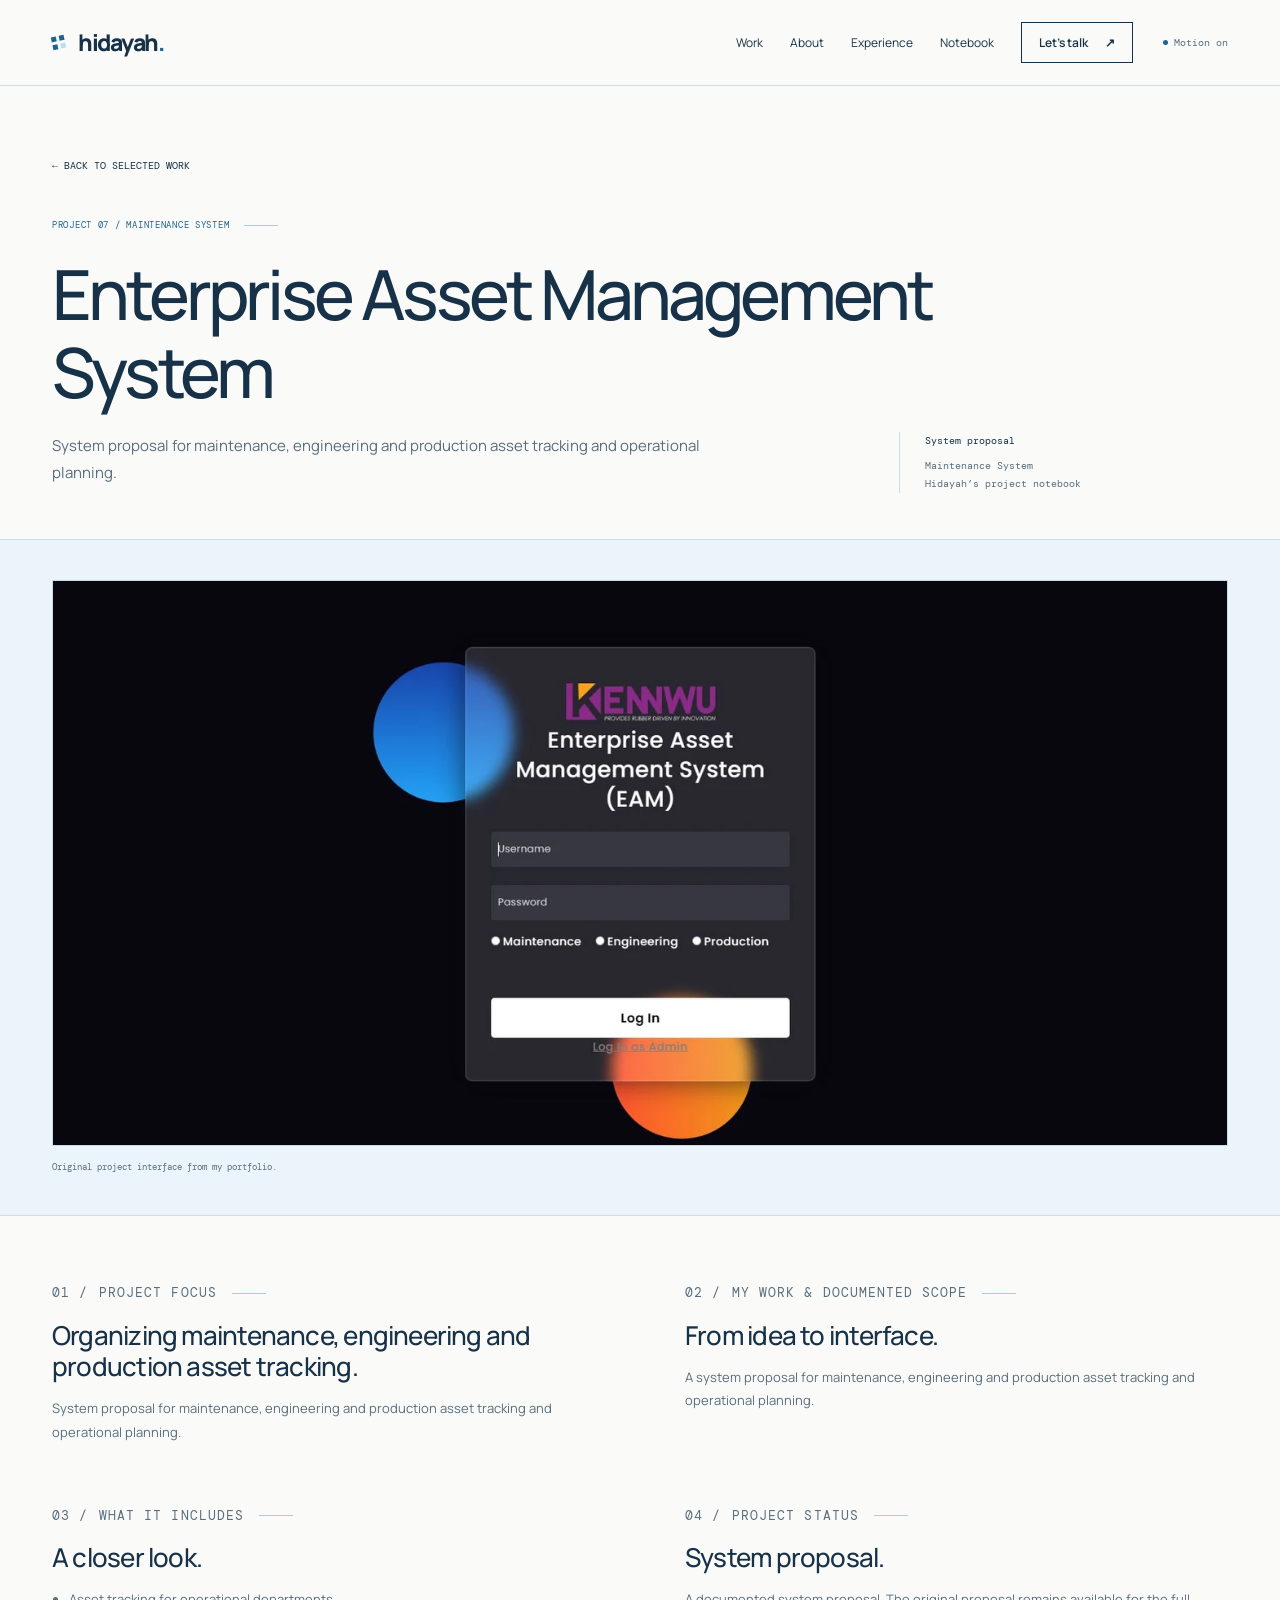
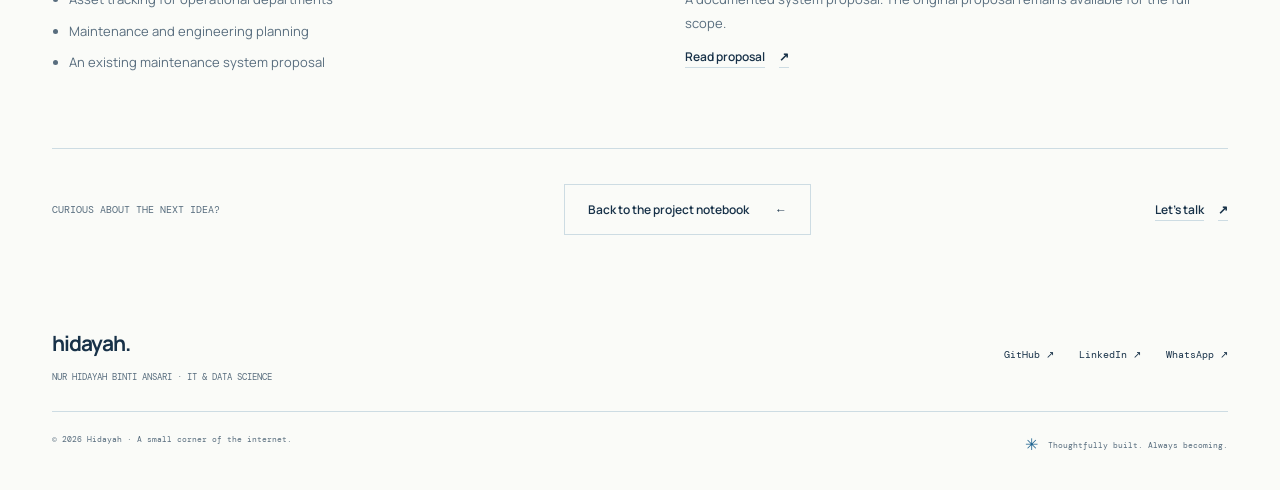
<file: projects/asset-management.html>
<!doctype html>
<html lang="en">
  <head>
    <meta charset="utf-8" />
    <meta name="viewport" content="width=device-width, initial-scale=1" />
    <meta name="color-scheme" content="light" />
    <meta name="theme-color" content="#fafbf8" />
    <title>Enterprise Asset Management System — Hidayah</title>
    <meta
      name="description"
      content="System proposal for maintenance, engineering and production asset tracking and operational planning."
    />
    <meta name="author" content="Nur Hidayah Binti Ansari" />
    <link
      rel="canonical"
      href="https://nrhdyh.github.io/Get-To-Know-Me/projects/asset-management.html"
    />
    <meta property="og:type" content="website" />
    <meta
      property="og:title"
      content="Enterprise Asset Management System — Hidayah"
    />
    <meta
      property="og:description"
      content="System proposal for maintenance, engineering and production asset tracking and operational planning."
    />
    <meta
      property="og:url"
      content="https://nrhdyh.github.io/Get-To-Know-Me/projects/asset-management.html"
    />
    <meta
      property="og:image"
      content="https://nrhdyh.github.io/Get-To-Know-Me/images/me.jpeg"
    />
    <meta name="twitter:card" content="summary_large_image" />
    <link rel="icon" href="../assets/favicon.svg" type="image/svg+xml" />
    <link
      rel="preload"
      href="../assets/fonts/manrope.woff2"
      as="font"
      type="font/woff2"
      crossorigin
    />
    <link rel="stylesheet" href="../assets/site.css" />
    <script src="../assets/site.js" defer></script>
  </head>
  <body id="top">
    <a class="skip-link" href="#main">Skip to content</a>
    <header class="site-header">
      <div class="scroll-progress" id="scrollProgress" aria-hidden="true"></div>
      <div class="wrap header-inner">
        <a class="brand" href="../index.html#top" aria-label="Hidayah, home"
          ><span class="brand-mark" aria-hidden="true"
            ><i></i><i></i><i></i><i></i></span
          ><span>hidayah<span class="dot">.</span></span></a
        >
        <nav class="nav" id="navigation" aria-label="Main navigation">
          <a class="nav-link" href="../index.html#portfolio">Work</a
          ><a class="nav-link" href="../index.html#about">About</a
          ><a class="nav-link" href="../index.html#experience">Experience</a
          ><a class="nav-link" href="../index.html#exploring">Notebook</a
          ><a class="nav-cta" href="../index.html#contact"
            >Let’s talk <span class="arrow" aria-hidden="true">↗</span></a
          >
        </nav>
        <button
          class="motion-toggle"
          type="button"
          data-motion-toggle
          aria-pressed="false"
          hidden
        >
          Motion off</button
        ><button
          class="menu-toggle"
          type="button"
          id="menuToggle"
          aria-expanded="false"
          aria-controls="navigation"
          aria-label="Open navigation"
          hidden
        >
          ☰
        </button>
      </div>
    </header>
    <main id="main">
      <section class="case-hero">
        <div class="wrap">
          <a class="case-back" href="../index.html#portfolio"
            >← BACK TO SELECTED WORK</a
          >
          <p class="eyebrow">PROJECT 07 / Maintenance System</p>
          <h1>Enterprise Asset Management System</h1>
          <div class="case-intro">
            <p>
              System proposal for maintenance, engineering and production asset
              tracking and operational planning.
            </p>
            <div class="case-meta">
              <strong>System proposal</strong>Maintenance System<br />Hidayah’s
              project notebook
            </div>
          </div>
        </div>
      </section>
      <section class="case-media" aria-label="Original project preview">
        <div class="wrap">
          <figure>
            <img
              src="../assets/images/p6-1440.webp"
              srcset="
                ../assets/images/p6-720.webp   720w,
                ../assets/images/p6-1440.webp 1440w
              "
              sizes="(max-width:650px) calc(100vw - 64px), (max-width:900px) 90vw, 1120px"
              alt="Enterprise Asset Management System preview"
              width="1675"
              height="805"
              loading="lazy"
              decoding="async"
            />
            <figcaption>
              Original project interface from my portfolio.
            </figcaption>
          </figure>
        </div>
      </section>
      <div class="wrap">
        <div class="case-story">
          <section data-reveal>
            <p class="eyebrow">
              <span class="section-no">01 /</span> Project focus
            </p>
            <h2>
              Organizing maintenance, engineering and production asset tracking.
            </h2>
            <p>
              System proposal for maintenance, engineering and production asset
              tracking and operational planning.
            </p>
          </section>
          <section data-reveal>
            <p class="eyebrow">
              <span class="section-no">02 /</span> My work & documented scope
            </p>
            <h2>From idea to interface.</h2>
            <p>
              A system proposal for maintenance, engineering and production
              asset tracking and operational planning.
            </p>
          </section>
          <section data-reveal>
            <p class="eyebrow">
              <span class="section-no">03 /</span> What it includes
            </p>
            <h2>A closer look.</h2>
            <ul>
              <li>Asset tracking for operational departments</li>
              <li>Maintenance and engineering planning</li>
              <li>An existing maintenance system proposal</li>
            </ul>
          </section>
          <section data-reveal>
            <p class="eyebrow">
              <span class="section-no">04 /</span> Project status
            </p>
            <h2>System proposal.</h2>
            <p>
              A documented system proposal. The original proposal remains
              available for the full scope.
            </p>
            <a
              class="text-link"
              href="../images/Proposal Maintenance System.pdf"
              target="_blank"
              rel="noopener noreferrer"
              >Read proposal <span class="arrow" aria-hidden="true">↗</span></a
            >
          </section>
        </div>
        <div class="case-outro">
          <p>CURIOUS ABOUT THE NEXT IDEA?</p>
          <a class="btn btn-light" href="../index.html#portfolio"
            >Back to the project notebook
            <span class="arrow" aria-hidden="true">←</span></a
          ><a class="text-link" href="../index.html#contact"
            >Let’s talk <span class="arrow" aria-hidden="true">↗</span></a
          >
        </div>
      </div>
    </main>
    <footer class="footer">
      <div class="wrap">
        <div class="footer-top">
          <div>
            <a class="footer-brand" href="../index.html#top">hidayah.</a>
            <p class="footer-name">
              NUR HIDAYAH BINTI ANSARI · IT &amp; DATA SCIENCE
            </p>
          </div>
          <div class="footer-social">
            <a
              href="https://github.com/nrhdyh"
              target="_blank"
              rel="noopener noreferrer"
              >GitHub <span class="arrow" aria-hidden="true">↗</span></a
            ><a
              href="https://www.linkedin.com/in/nur-hidayah-711868215"
              target="_blank"
              rel="noopener noreferrer"
              >LinkedIn <span class="arrow" aria-hidden="true">↗</span></a
            ><a
              href="https://wa.me/60125057046"
              target="_blank"
              rel="noopener noreferrer"
              >WhatsApp <span class="arrow" aria-hidden="true">↗</span></a
            >
          </div>
        </div>
        <div class="footer-bottom">
          <p>© 2026 Hidayah · A small corner of the internet.</p>
          <p class="footer-signature">
            <span aria-hidden="true">✳</span> Thoughtfully built. Always
            becoming.
          </p>
        </div>
      </div>
    </footer>
    <button
      class="back-top"
      id="backTop"
      type="button"
      aria-label="Back to top"
      hidden
    >
      ↑</button
    ><canvas class="cursor-canvas" id="cursorTrail" aria-hidden="true"></canvas
    ><span class="cursor-label" id="cursorLabel" aria-hidden="true"></span>
  </body>
</html>
</file>
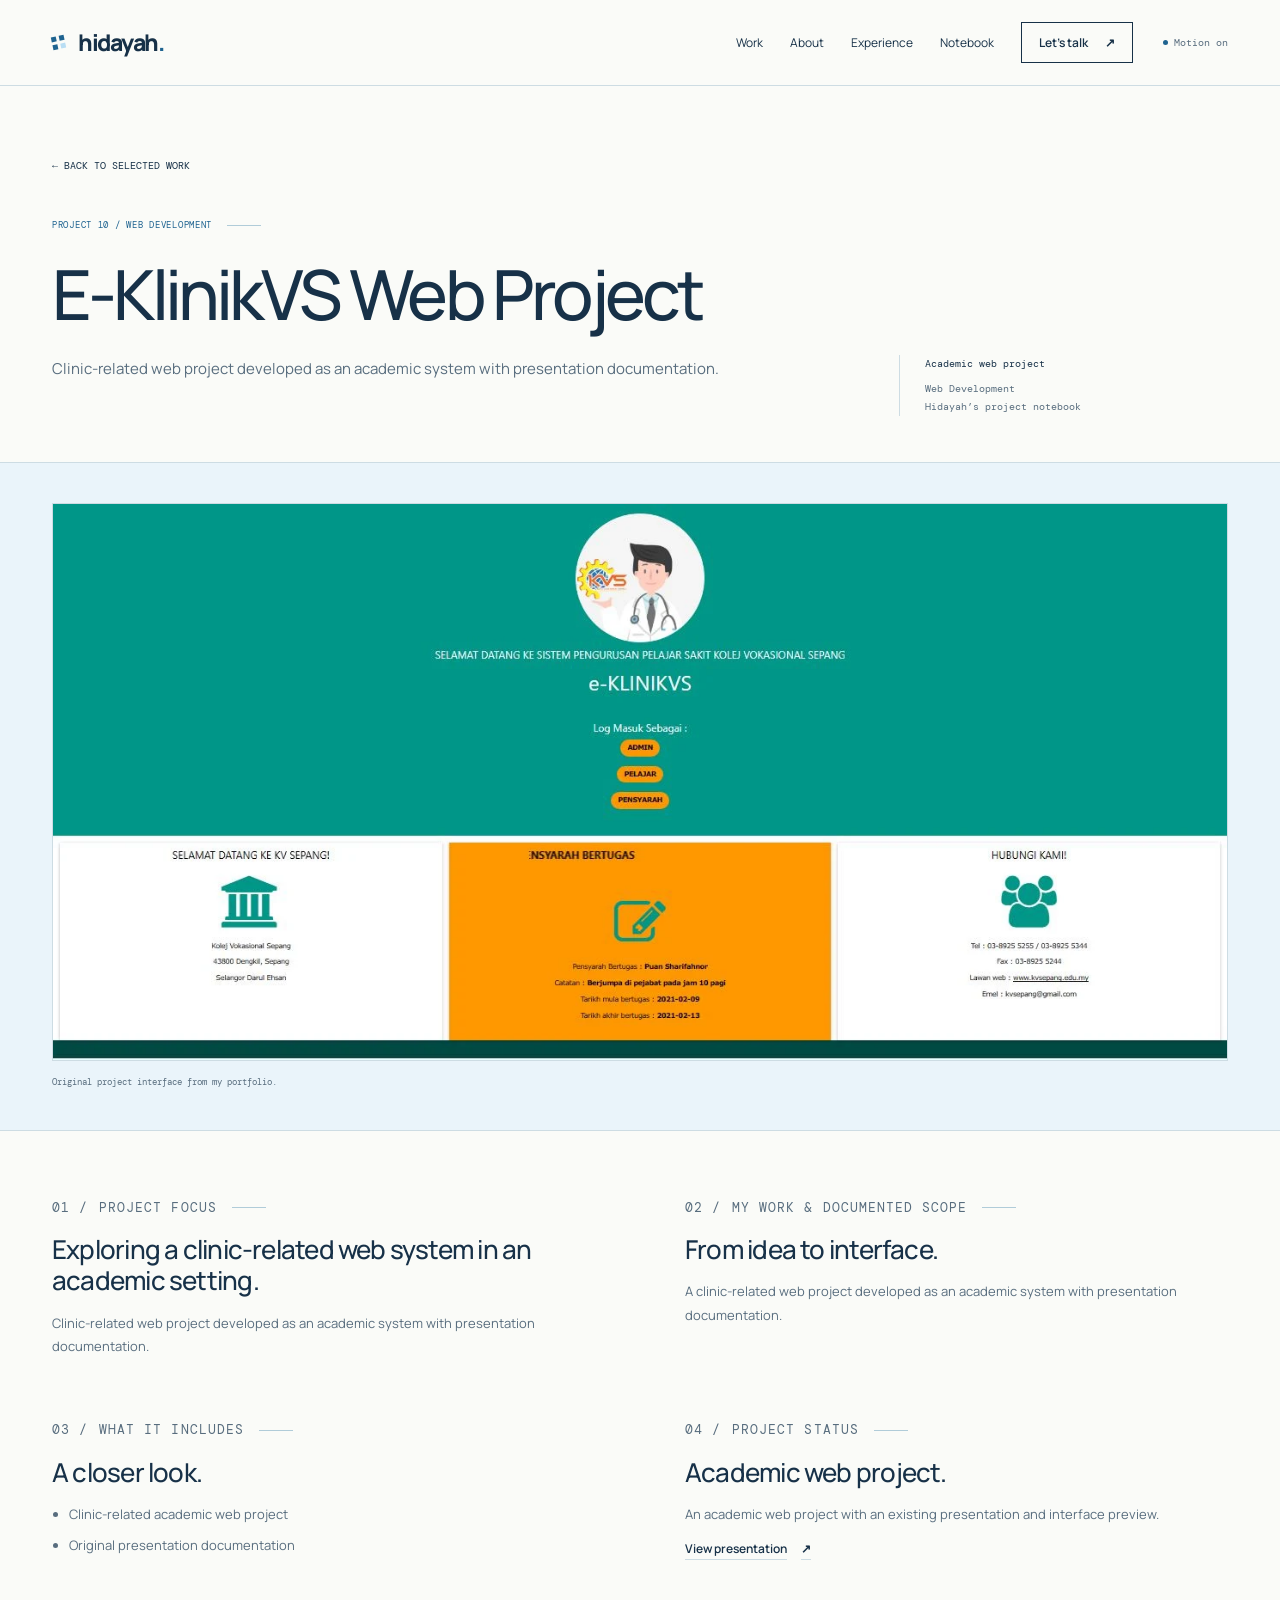
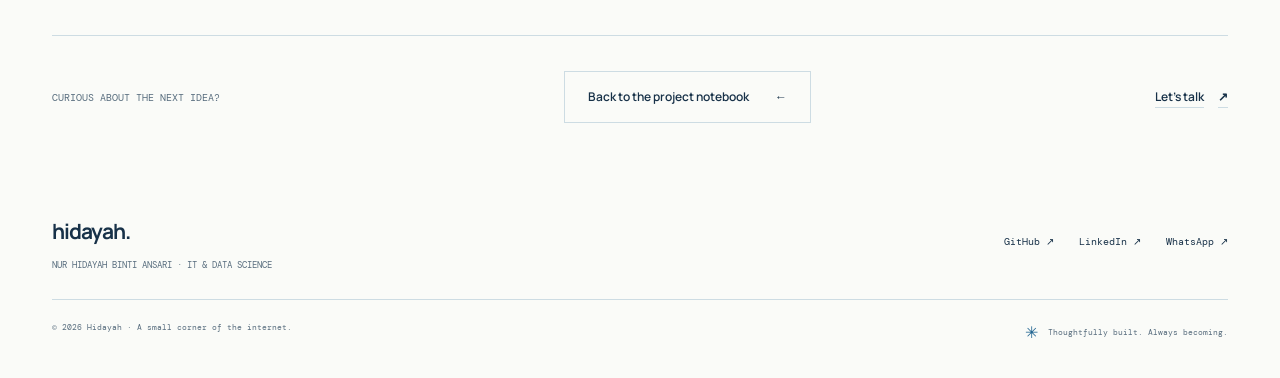
<file: projects/e-klinikvs.html>
<!doctype html>
<html lang="en">
  <head>
    <meta charset="utf-8" />
    <meta name="viewport" content="width=device-width, initial-scale=1" />
    <meta name="color-scheme" content="light" />
    <meta name="theme-color" content="#fafbf8" />
    <title>E-KlinikVS Web Project — Hidayah</title>
    <meta
      name="description"
      content="Clinic-related web project developed as an academic system with presentation documentation."
    />
    <meta name="author" content="Nur Hidayah Binti Ansari" />
    <link
      rel="canonical"
      href="https://nrhdyh.github.io/Get-To-Know-Me/projects/e-klinikvs.html"
    />
    <meta property="og:type" content="website" />
    <meta property="og:title" content="E-KlinikVS Web Project — Hidayah" />
    <meta
      property="og:description"
      content="Clinic-related web project developed as an academic system with presentation documentation."
    />
    <meta
      property="og:url"
      content="https://nrhdyh.github.io/Get-To-Know-Me/projects/e-klinikvs.html"
    />
    <meta
      property="og:image"
      content="https://nrhdyh.github.io/Get-To-Know-Me/images/me.jpeg"
    />
    <meta name="twitter:card" content="summary_large_image" />
    <link rel="icon" href="../assets/favicon.svg" type="image/svg+xml" />
    <link
      rel="preload"
      href="../assets/fonts/manrope.woff2"
      as="font"
      type="font/woff2"
      crossorigin
    />
    <link rel="stylesheet" href="../assets/site.css" />
    <script src="../assets/site.js" defer></script>
  </head>
  <body id="top">
    <a class="skip-link" href="#main">Skip to content</a>
    <header class="site-header">
      <div class="scroll-progress" id="scrollProgress" aria-hidden="true"></div>
      <div class="wrap header-inner">
        <a class="brand" href="../index.html#top" aria-label="Hidayah, home"
          ><span class="brand-mark" aria-hidden="true"
            ><i></i><i></i><i></i><i></i></span
          ><span>hidayah<span class="dot">.</span></span></a
        >
        <nav class="nav" id="navigation" aria-label="Main navigation">
          <a class="nav-link" href="../index.html#portfolio">Work</a
          ><a class="nav-link" href="../index.html#about">About</a
          ><a class="nav-link" href="../index.html#experience">Experience</a
          ><a class="nav-link" href="../index.html#exploring">Notebook</a
          ><a class="nav-cta" href="../index.html#contact"
            >Let’s talk <span class="arrow" aria-hidden="true">↗</span></a
          >
        </nav>
        <button
          class="motion-toggle"
          type="button"
          data-motion-toggle
          aria-pressed="false"
          hidden
        >
          Motion off</button
        ><button
          class="menu-toggle"
          type="button"
          id="menuToggle"
          aria-expanded="false"
          aria-controls="navigation"
          aria-label="Open navigation"
          hidden
        >
          ☰
        </button>
      </div>
    </header>
    <main id="main">
      <section class="case-hero">
        <div class="wrap">
          <a class="case-back" href="../index.html#portfolio"
            >← BACK TO SELECTED WORK</a
          >
          <p class="eyebrow">PROJECT 10 / Web Development</p>
          <h1>E-KlinikVS Web Project</h1>
          <div class="case-intro">
            <p>
              Clinic-related web project developed as an academic system with
              presentation documentation.
            </p>
            <div class="case-meta">
              <strong>Academic web project</strong>Web Development<br />Hidayah’s
              project notebook
            </div>
          </div>
        </div>
      </section>
      <section class="case-media" aria-label="Original project preview">
        <div class="wrap">
          <figure>
            <img
              src="../assets/images/p1-1440.webp"
              srcset="
                ../assets/images/p1-720.webp   720w,
                ../assets/images/p1-1440.webp 1366w
              "
              sizes="(max-width:650px) calc(100vw - 64px), (max-width:900px) 90vw, 1120px"
              alt="E-KlinikVS Web Project preview"
              width="1366"
              height="647"
              loading="lazy"
              decoding="async"
            />
            <figcaption>
              Original project interface from my portfolio.
            </figcaption>
          </figure>
        </div>
      </section>
      <div class="wrap">
        <div class="case-story">
          <section data-reveal>
            <p class="eyebrow">
              <span class="section-no">01 /</span> Project focus
            </p>
            <h2>
              Exploring a clinic-related web system in an academic setting.
            </h2>
            <p>
              Clinic-related web project developed as an academic system with
              presentation documentation.
            </p>
          </section>
          <section data-reveal>
            <p class="eyebrow">
              <span class="section-no">02 /</span> My work & documented scope
            </p>
            <h2>From idea to interface.</h2>
            <p>
              A clinic-related web project developed as an academic system with
              presentation documentation.
            </p>
          </section>
          <section data-reveal>
            <p class="eyebrow">
              <span class="section-no">03 /</span> What it includes
            </p>
            <h2>A closer look.</h2>
            <ul>
              <li>Clinic-related academic web project</li>
              <li>Original presentation documentation</li>
            </ul>
          </section>
          <section data-reveal>
            <p class="eyebrow">
              <span class="section-no">04 /</span> Project status
            </p>
            <h2>Academic web project.</h2>
            <p>
              An academic web project with an existing presentation and
              interface preview.
            </p>
            <a
              class="text-link"
              href="../images/E-Klinikvs Presentation PT2.pdf"
              target="_blank"
              rel="noopener noreferrer"
              >View presentation
              <span class="arrow" aria-hidden="true">↗</span></a
            >
          </section>
        </div>
        <div class="case-outro">
          <p>CURIOUS ABOUT THE NEXT IDEA?</p>
          <a class="btn btn-light" href="../index.html#portfolio"
            >Back to the project notebook
            <span class="arrow" aria-hidden="true">←</span></a
          ><a class="text-link" href="../index.html#contact"
            >Let’s talk <span class="arrow" aria-hidden="true">↗</span></a
          >
        </div>
      </div>
    </main>
    <footer class="footer">
      <div class="wrap">
        <div class="footer-top">
          <div>
            <a class="footer-brand" href="../index.html#top">hidayah.</a>
            <p class="footer-name">
              NUR HIDAYAH BINTI ANSARI · IT &amp; DATA SCIENCE
            </p>
          </div>
          <div class="footer-social">
            <a
              href="https://github.com/nrhdyh"
              target="_blank"
              rel="noopener noreferrer"
              >GitHub <span class="arrow" aria-hidden="true">↗</span></a
            ><a
              href="https://www.linkedin.com/in/nur-hidayah-711868215"
              target="_blank"
              rel="noopener noreferrer"
              >LinkedIn <span class="arrow" aria-hidden="true">↗</span></a
            ><a
              href="https://wa.me/60125057046"
              target="_blank"
              rel="noopener noreferrer"
              >WhatsApp <span class="arrow" aria-hidden="true">↗</span></a
            >
          </div>
        </div>
        <div class="footer-bottom">
          <p>© 2026 Hidayah · A small corner of the internet.</p>
          <p class="footer-signature">
            <span aria-hidden="true">✳</span> Thoughtfully built. Always
            becoming.
          </p>
        </div>
      </div>
    </footer>
    <button
      class="back-top"
      id="backTop"
      type="button"
      aria-label="Back to top"
      hidden
    >
      ↑</button
    ><canvas class="cursor-canvas" id="cursorTrail" aria-hidden="true"></canvas
    ><span class="cursor-label" id="cursorLabel" aria-hidden="true"></span>
  </body>
</html>
</file>
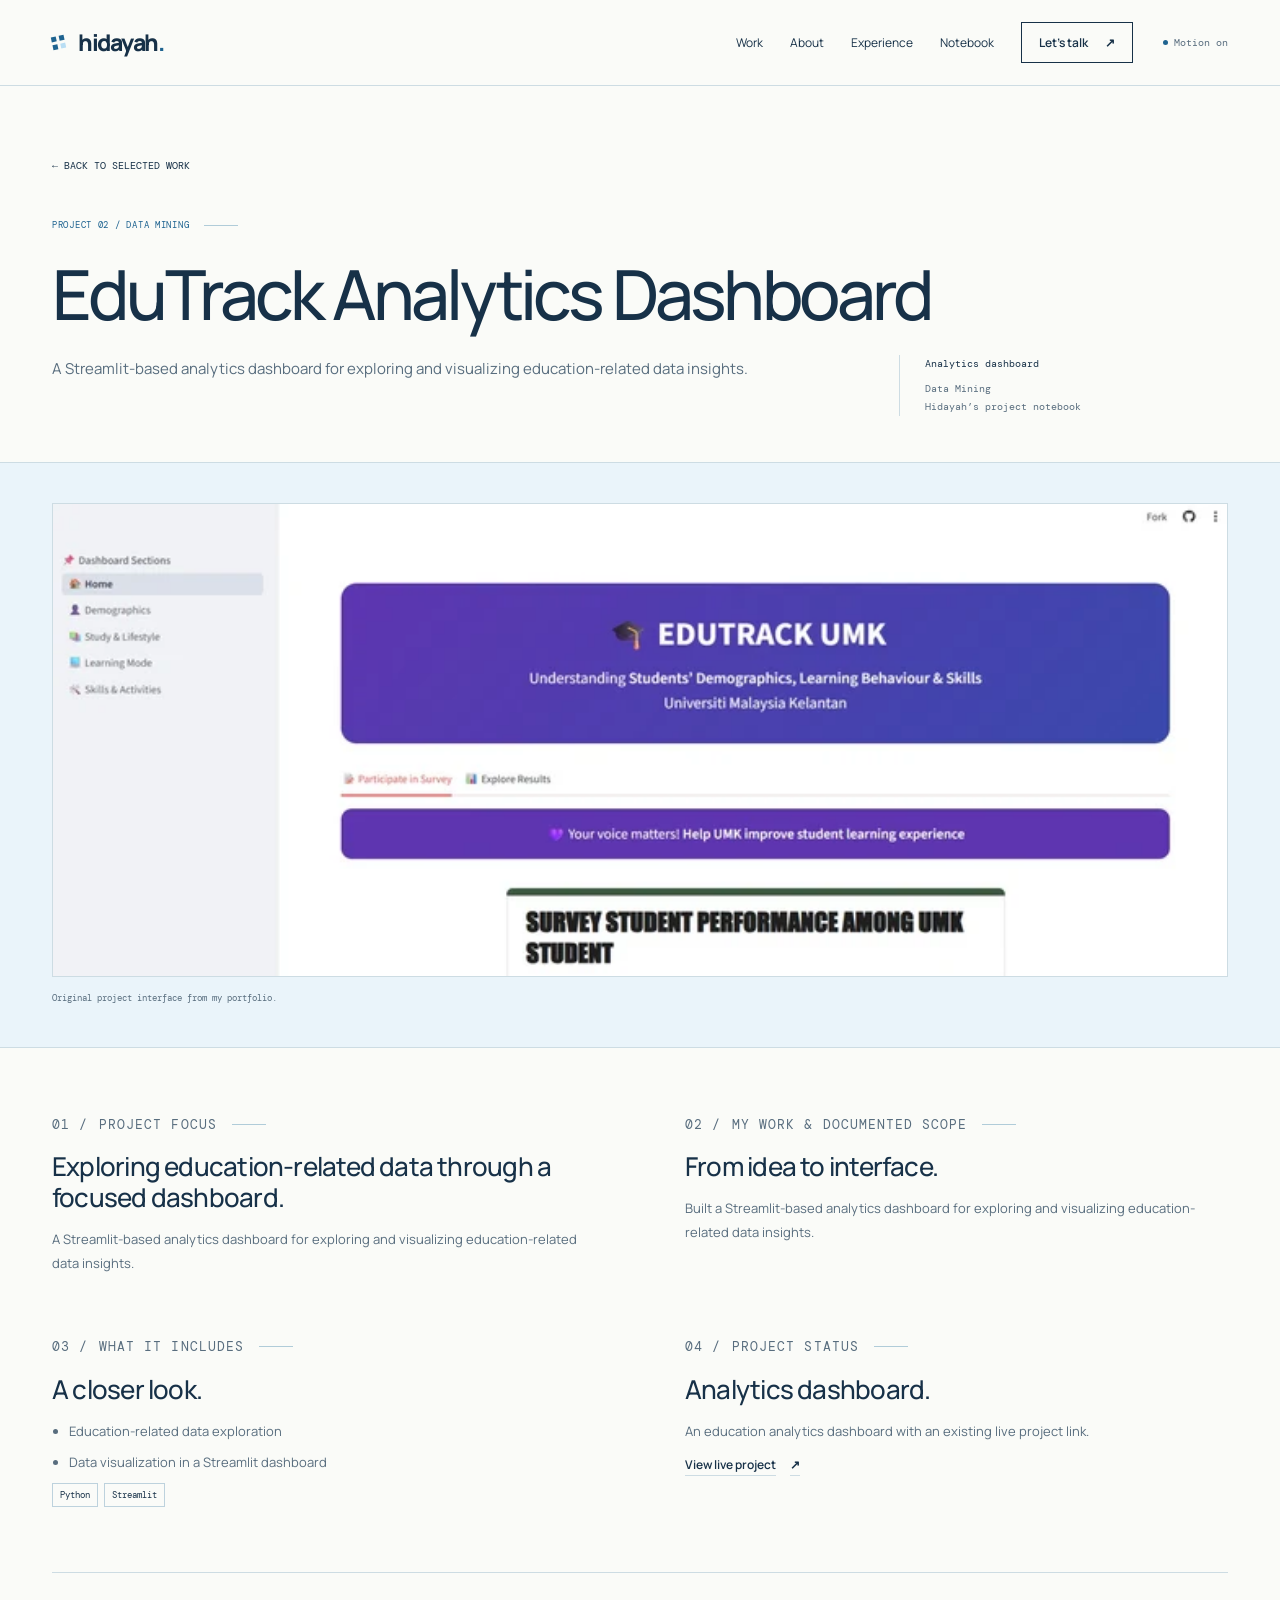
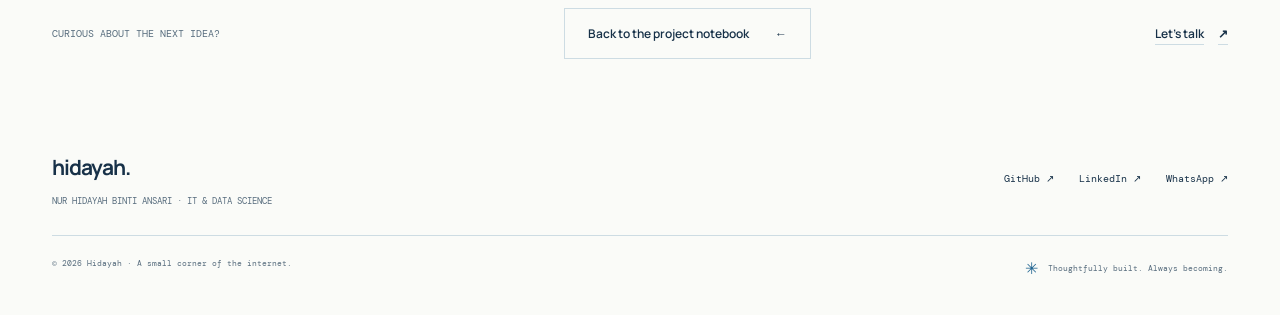
<file: projects/edutrack.html>
<!doctype html>
<html lang="en">
  <head>
    <meta charset="utf-8" />
    <meta name="viewport" content="width=device-width, initial-scale=1" />
    <meta name="color-scheme" content="light" />
    <meta name="theme-color" content="#fafbf8" />
    <title>EduTrack Analytics Dashboard — Hidayah</title>
    <meta
      name="description"
      content="A Streamlit-based analytics dashboard for exploring and visualizing education-related data insights."
    />
    <meta name="author" content="Nur Hidayah Binti Ansari" />
    <link
      rel="canonical"
      href="https://nrhdyh.github.io/Get-To-Know-Me/projects/edutrack.html"
    />
    <meta property="og:type" content="website" />
    <meta
      property="og:title"
      content="EduTrack Analytics Dashboard — Hidayah"
    />
    <meta
      property="og:description"
      content="A Streamlit-based analytics dashboard for exploring and visualizing education-related data insights."
    />
    <meta
      property="og:url"
      content="https://nrhdyh.github.io/Get-To-Know-Me/projects/edutrack.html"
    />
    <meta
      property="og:image"
      content="https://nrhdyh.github.io/Get-To-Know-Me/images/me.jpeg"
    />
    <meta name="twitter:card" content="summary_large_image" />
    <link rel="icon" href="../assets/favicon.svg" type="image/svg+xml" />
    <link
      rel="preload"
      href="../assets/fonts/manrope.woff2"
      as="font"
      type="font/woff2"
      crossorigin
    />
    <link rel="stylesheet" href="../assets/site.css" />
    <script src="../assets/site.js" defer></script>
  </head>
  <body id="top">
    <a class="skip-link" href="#main">Skip to content</a>
    <header class="site-header">
      <div class="scroll-progress" id="scrollProgress" aria-hidden="true"></div>
      <div class="wrap header-inner">
        <a class="brand" href="../index.html#top" aria-label="Hidayah, home"
          ><span class="brand-mark" aria-hidden="true"
            ><i></i><i></i><i></i><i></i></span
          ><span>hidayah<span class="dot">.</span></span></a
        >
        <nav class="nav" id="navigation" aria-label="Main navigation">
          <a class="nav-link" href="../index.html#portfolio">Work</a
          ><a class="nav-link" href="../index.html#about">About</a
          ><a class="nav-link" href="../index.html#experience">Experience</a
          ><a class="nav-link" href="../index.html#exploring">Notebook</a
          ><a class="nav-cta" href="../index.html#contact"
            >Let’s talk <span class="arrow" aria-hidden="true">↗</span></a
          >
        </nav>
        <button
          class="motion-toggle"
          type="button"
          data-motion-toggle
          aria-pressed="false"
          hidden
        >
          Motion off</button
        ><button
          class="menu-toggle"
          type="button"
          id="menuToggle"
          aria-expanded="false"
          aria-controls="navigation"
          aria-label="Open navigation"
          hidden
        >
          ☰
        </button>
      </div>
    </header>
    <main id="main">
      <section class="case-hero">
        <div class="wrap">
          <a class="case-back" href="../index.html#portfolio"
            >← BACK TO SELECTED WORK</a
          >
          <p class="eyebrow">PROJECT 02 / Data Mining</p>
          <h1>EduTrack Analytics Dashboard</h1>
          <div class="case-intro">
            <p>
              A Streamlit-based analytics dashboard for exploring and
              visualizing education-related data insights.
            </p>
            <div class="case-meta">
              <strong>Analytics dashboard</strong>Data Mining<br />Hidayah’s
              project notebook
            </div>
          </div>
        </div>
      </section>
      <section class="case-media" aria-label="Original project preview">
        <div class="wrap">
          <figure>
            <img
              src="../assets/images/p10-1440.webp"
              srcset="
                ../assets/images/p10-720.webp   720w,
                ../assets/images/p10-1440.webp 1440w
              "
              sizes="(max-width:650px) calc(100vw - 64px), (max-width:900px) 90vw, 1120px"
              alt="EduTrack Analytics Dashboard preview"
              width="1887"
              height="761"
              loading="lazy"
              decoding="async"
            />
            <figcaption>
              Original project interface from my portfolio.
            </figcaption>
          </figure>
        </div>
      </section>
      <div class="wrap">
        <div class="case-story">
          <section data-reveal>
            <p class="eyebrow">
              <span class="section-no">01 /</span> Project focus
            </p>
            <h2>
              Exploring education-related data through a focused dashboard.
            </h2>
            <p>
              A Streamlit-based analytics dashboard for exploring and
              visualizing education-related data insights.
            </p>
          </section>
          <section data-reveal>
            <p class="eyebrow">
              <span class="section-no">02 /</span> My work & documented scope
            </p>
            <h2>From idea to interface.</h2>
            <p>
              Built a Streamlit-based analytics dashboard for exploring and
              visualizing education-related data insights.
            </p>
          </section>
          <section data-reveal>
            <p class="eyebrow">
              <span class="section-no">03 /</span> What it includes
            </p>
            <h2>A closer look.</h2>
            <ul>
              <li>Education-related data exploration</li>
              <li>Data visualization in a Streamlit dashboard</li>
            </ul>
            <div class="tech-tags">
              <span>Python</span><span>Streamlit</span>
            </div>
          </section>
          <section data-reveal>
            <p class="eyebrow">
              <span class="section-no">04 /</span> Project status
            </p>
            <h2>Analytics dashboard.</h2>
            <p>
              An education analytics dashboard with an existing live project
              link.
            </p>
            <a
              class="text-link"
              href="https://umkedutrack.streamlit.app/"
              target="_blank"
              rel="noopener noreferrer"
              >View live project
              <span class="arrow" aria-hidden="true">↗</span></a
            >
          </section>
        </div>
        <div class="case-outro">
          <p>CURIOUS ABOUT THE NEXT IDEA?</p>
          <a class="btn btn-light" href="../index.html#portfolio"
            >Back to the project notebook
            <span class="arrow" aria-hidden="true">←</span></a
          ><a class="text-link" href="../index.html#contact"
            >Let’s talk <span class="arrow" aria-hidden="true">↗</span></a
          >
        </div>
      </div>
    </main>
    <footer class="footer">
      <div class="wrap">
        <div class="footer-top">
          <div>
            <a class="footer-brand" href="../index.html#top">hidayah.</a>
            <p class="footer-name">
              NUR HIDAYAH BINTI ANSARI · IT &amp; DATA SCIENCE
            </p>
          </div>
          <div class="footer-social">
            <a
              href="https://github.com/nrhdyh"
              target="_blank"
              rel="noopener noreferrer"
              >GitHub <span class="arrow" aria-hidden="true">↗</span></a
            ><a
              href="https://www.linkedin.com/in/nur-hidayah-711868215"
              target="_blank"
              rel="noopener noreferrer"
              >LinkedIn <span class="arrow" aria-hidden="true">↗</span></a
            ><a
              href="https://wa.me/60125057046"
              target="_blank"
              rel="noopener noreferrer"
              >WhatsApp <span class="arrow" aria-hidden="true">↗</span></a
            >
          </div>
        </div>
        <div class="footer-bottom">
          <p>© 2026 Hidayah · A small corner of the internet.</p>
          <p class="footer-signature">
            <span aria-hidden="true">✳</span> Thoughtfully built. Always
            becoming.
          </p>
        </div>
      </div>
    </footer>
    <button
      class="back-top"
      id="backTop"
      type="button"
      aria-label="Back to top"
      hidden
    >
      ↑</button
    ><canvas class="cursor-canvas" id="cursorTrail" aria-hidden="true"></canvas
    ><span class="cursor-label" id="cursorLabel" aria-hidden="true"></span>
  </body>
</html>
</file>
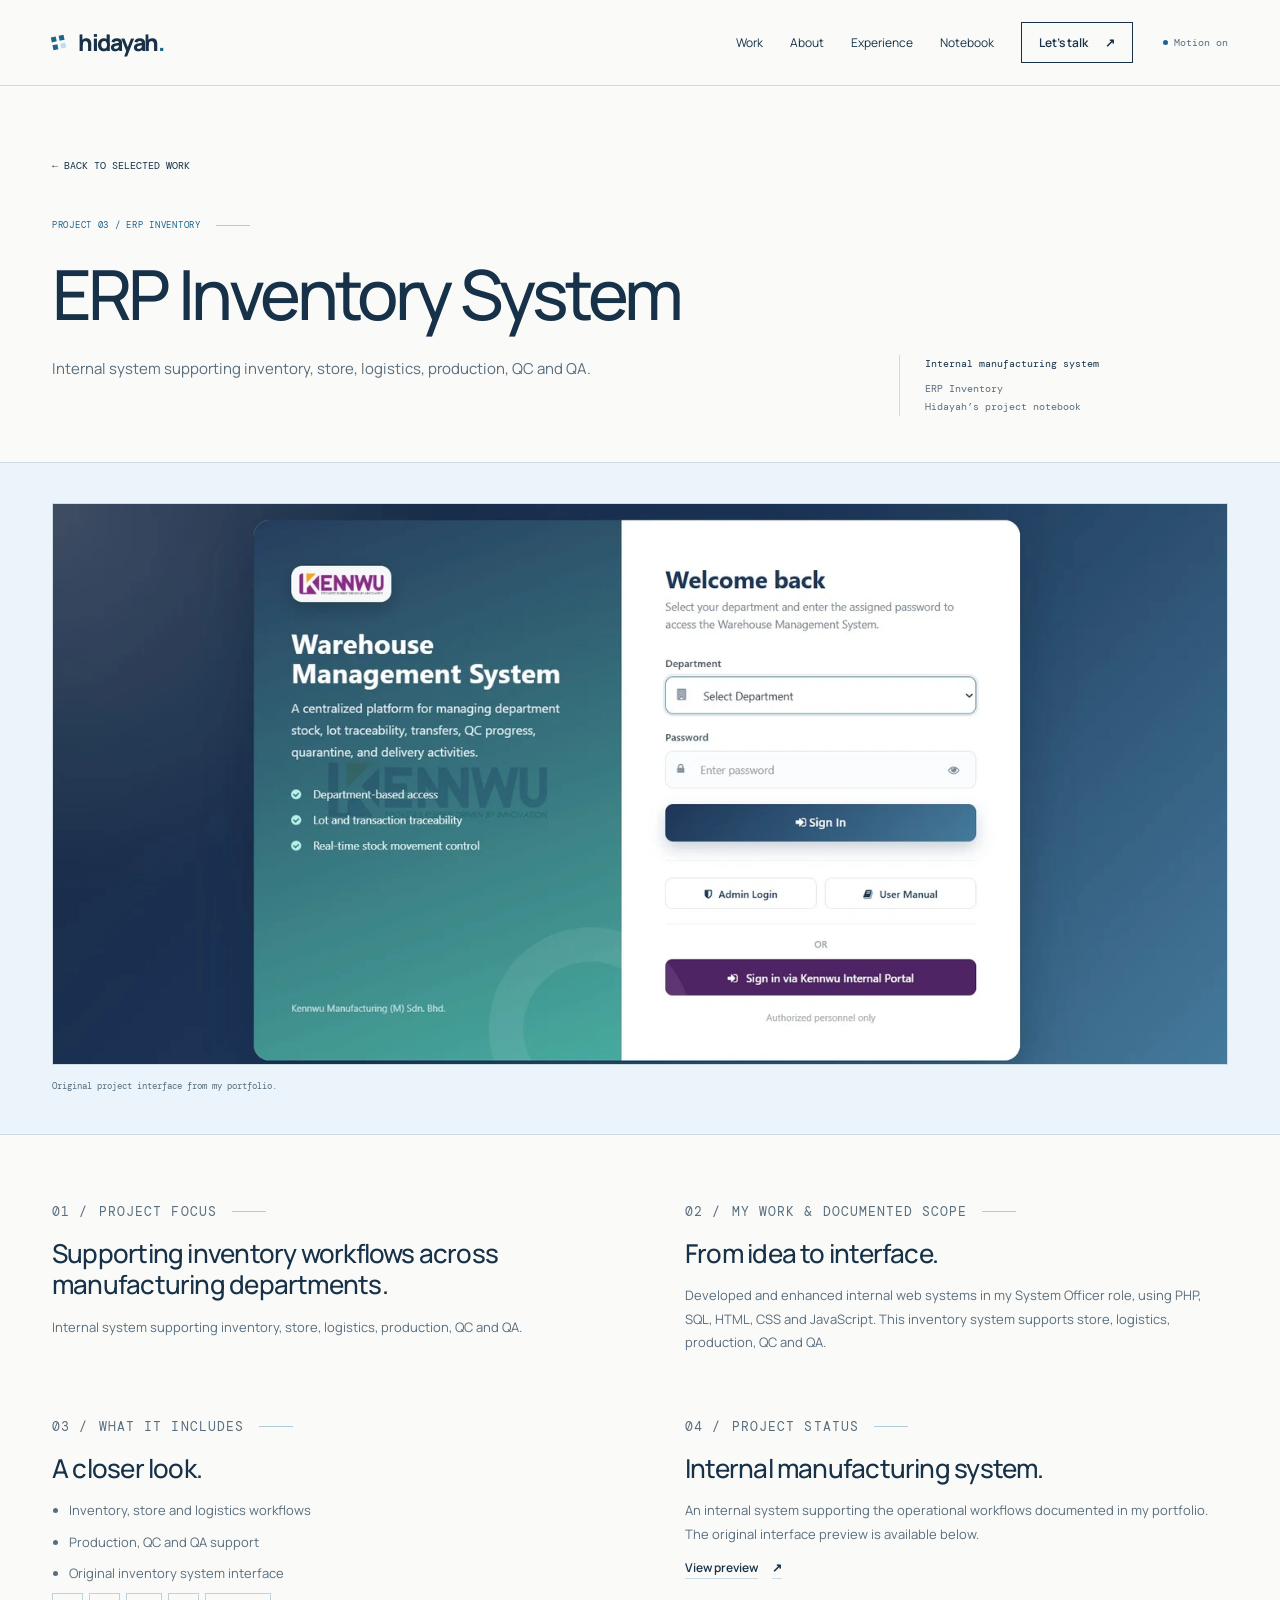
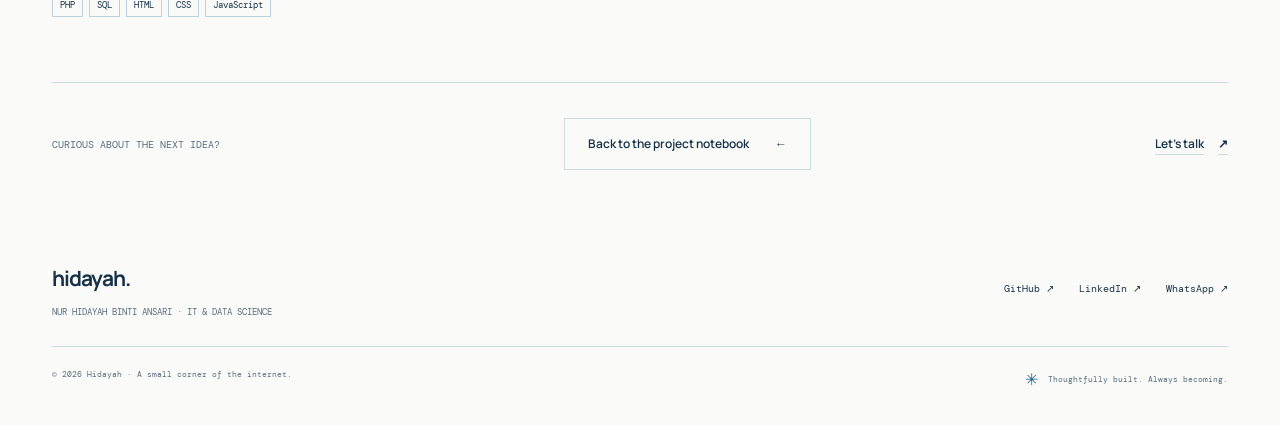
<file: projects/inventory-system.html>
<!doctype html>
<html lang="en">
  <head>
    <meta charset="utf-8" />
    <meta name="viewport" content="width=device-width, initial-scale=1" />
    <meta name="color-scheme" content="light" />
    <meta name="theme-color" content="#fafbf8" />
    <title>ERP Inventory System — Hidayah</title>
    <meta
      name="description"
      content="Internal system supporting inventory, store, logistics, production, QC and QA."
    />
    <meta name="author" content="Nur Hidayah Binti Ansari" />
    <link
      rel="canonical"
      href="https://nrhdyh.github.io/Get-To-Know-Me/projects/inventory-system.html"
    />
    <meta property="og:type" content="website" />
    <meta property="og:title" content="ERP Inventory System — Hidayah" />
    <meta
      property="og:description"
      content="Internal system supporting inventory, store, logistics, production, QC and QA."
    />
    <meta
      property="og:url"
      content="https://nrhdyh.github.io/Get-To-Know-Me/projects/inventory-system.html"
    />
    <meta
      property="og:image"
      content="https://nrhdyh.github.io/Get-To-Know-Me/images/me.jpeg"
    />
    <meta name="twitter:card" content="summary_large_image" />
    <link rel="icon" href="../assets/favicon.svg" type="image/svg+xml" />
    <link
      rel="preload"
      href="../assets/fonts/manrope.woff2"
      as="font"
      type="font/woff2"
      crossorigin
    />
    <link rel="stylesheet" href="../assets/site.css" />
    <script src="../assets/site.js" defer></script>
  </head>
  <body id="top">
    <a class="skip-link" href="#main">Skip to content</a>
    <header class="site-header">
      <div class="scroll-progress" id="scrollProgress" aria-hidden="true"></div>
      <div class="wrap header-inner">
        <a class="brand" href="../index.html#top" aria-label="Hidayah, home"
          ><span class="brand-mark" aria-hidden="true"
            ><i></i><i></i><i></i><i></i></span
          ><span>hidayah<span class="dot">.</span></span></a
        >
        <nav class="nav" id="navigation" aria-label="Main navigation">
          <a class="nav-link" href="../index.html#portfolio">Work</a
          ><a class="nav-link" href="../index.html#about">About</a
          ><a class="nav-link" href="../index.html#experience">Experience</a
          ><a class="nav-link" href="../index.html#exploring">Notebook</a
          ><a class="nav-cta" href="../index.html#contact"
            >Let’s talk <span class="arrow" aria-hidden="true">↗</span></a
          >
        </nav>
        <button
          class="motion-toggle"
          type="button"
          data-motion-toggle
          aria-pressed="false"
          hidden
        >
          Motion off</button
        ><button
          class="menu-toggle"
          type="button"
          id="menuToggle"
          aria-expanded="false"
          aria-controls="navigation"
          aria-label="Open navigation"
          hidden
        >
          ☰
        </button>
      </div>
    </header>
    <main id="main">
      <section class="case-hero">
        <div class="wrap">
          <a class="case-back" href="../index.html#portfolio"
            >← BACK TO SELECTED WORK</a
          >
          <p class="eyebrow">PROJECT 03 / ERP Inventory</p>
          <h1>ERP Inventory System</h1>
          <div class="case-intro">
            <p>
              Internal system supporting inventory, store, logistics,
              production, QC and QA.
            </p>
            <div class="case-meta">
              <strong>Internal manufacturing system</strong>ERP Inventory<br />Hidayah’s
              project notebook
            </div>
          </div>
        </div>
      </section>
      <section class="case-media" aria-label="Original project preview">
        <div class="wrap">
          <figure>
            <img
              src="../assets/images/p8-1440.webp"
              srcset="
                ../assets/images/p8-720.webp   720w,
                ../assets/images/p8-1440.webp 1440w
              "
              sizes="(max-width:650px) calc(100vw - 64px), (max-width:900px) 90vw, 1120px"
              alt="ERP Inventory System preview"
              width="1877"
              height="896"
              loading="lazy"
              decoding="async"
            />
            <figcaption>
              Original project interface from my portfolio.
            </figcaption>
          </figure>
        </div>
      </section>
      <div class="wrap">
        <div class="case-story">
          <section data-reveal>
            <p class="eyebrow">
              <span class="section-no">01 /</span> Project focus
            </p>
            <h2>
              Supporting inventory workflows across manufacturing departments.
            </h2>
            <p>
              Internal system supporting inventory, store, logistics,
              production, QC and QA.
            </p>
          </section>
          <section data-reveal>
            <p class="eyebrow">
              <span class="section-no">02 /</span> My work & documented scope
            </p>
            <h2>From idea to interface.</h2>
            <p>
              Developed and enhanced internal web systems in my System Officer
              role, using PHP, SQL, HTML, CSS and JavaScript. This inventory
              system supports store, logistics, production, QC and QA.
            </p>
          </section>
          <section data-reveal>
            <p class="eyebrow">
              <span class="section-no">03 /</span> What it includes
            </p>
            <h2>A closer look.</h2>
            <ul>
              <li>Inventory, store and logistics workflows</li>
              <li>Production, QC and QA support</li>
              <li>Original inventory system interface</li>
            </ul>
            <div class="tech-tags">
              <span>PHP</span><span>SQL</span><span>HTML</span><span>CSS</span
              ><span>JavaScript</span>
            </div>
          </section>
          <section data-reveal>
            <p class="eyebrow">
              <span class="section-no">04 /</span> Project status
            </p>
            <h2>Internal manufacturing system.</h2>
            <p>
              An internal system supporting the operational workflows documented
              in my portfolio. The original interface preview is available
              below.
            </p>
            <a
              class="text-link"
              href="../images/p8.JPG"
              target="_blank"
              rel="noopener noreferrer"
              >View preview <span class="arrow" aria-hidden="true">↗</span></a
            >
          </section>
        </div>
        <div class="case-outro">
          <p>CURIOUS ABOUT THE NEXT IDEA?</p>
          <a class="btn btn-light" href="../index.html#portfolio"
            >Back to the project notebook
            <span class="arrow" aria-hidden="true">←</span></a
          ><a class="text-link" href="../index.html#contact"
            >Let’s talk <span class="arrow" aria-hidden="true">↗</span></a
          >
        </div>
      </div>
    </main>
    <footer class="footer">
      <div class="wrap">
        <div class="footer-top">
          <div>
            <a class="footer-brand" href="../index.html#top">hidayah.</a>
            <p class="footer-name">
              NUR HIDAYAH BINTI ANSARI · IT &amp; DATA SCIENCE
            </p>
          </div>
          <div class="footer-social">
            <a
              href="https://github.com/nrhdyh"
              target="_blank"
              rel="noopener noreferrer"
              >GitHub <span class="arrow" aria-hidden="true">↗</span></a
            ><a
              href="https://www.linkedin.com/in/nur-hidayah-711868215"
              target="_blank"
              rel="noopener noreferrer"
              >LinkedIn <span class="arrow" aria-hidden="true">↗</span></a
            ><a
              href="https://wa.me/60125057046"
              target="_blank"
              rel="noopener noreferrer"
              >WhatsApp <span class="arrow" aria-hidden="true">↗</span></a
            >
          </div>
        </div>
        <div class="footer-bottom">
          <p>© 2026 Hidayah · A small corner of the internet.</p>
          <p class="footer-signature">
            <span aria-hidden="true">✳</span> Thoughtfully built. Always
            becoming.
          </p>
        </div>
      </div>
    </footer>
    <button
      class="back-top"
      id="backTop"
      type="button"
      aria-label="Back to top"
      hidden
    >
      ↑</button
    ><canvas class="cursor-canvas" id="cursorTrail" aria-hidden="true"></canvas
    ><span class="cursor-label" id="cursorLabel" aria-hidden="true"></span>
  </body>
</html>
</file>
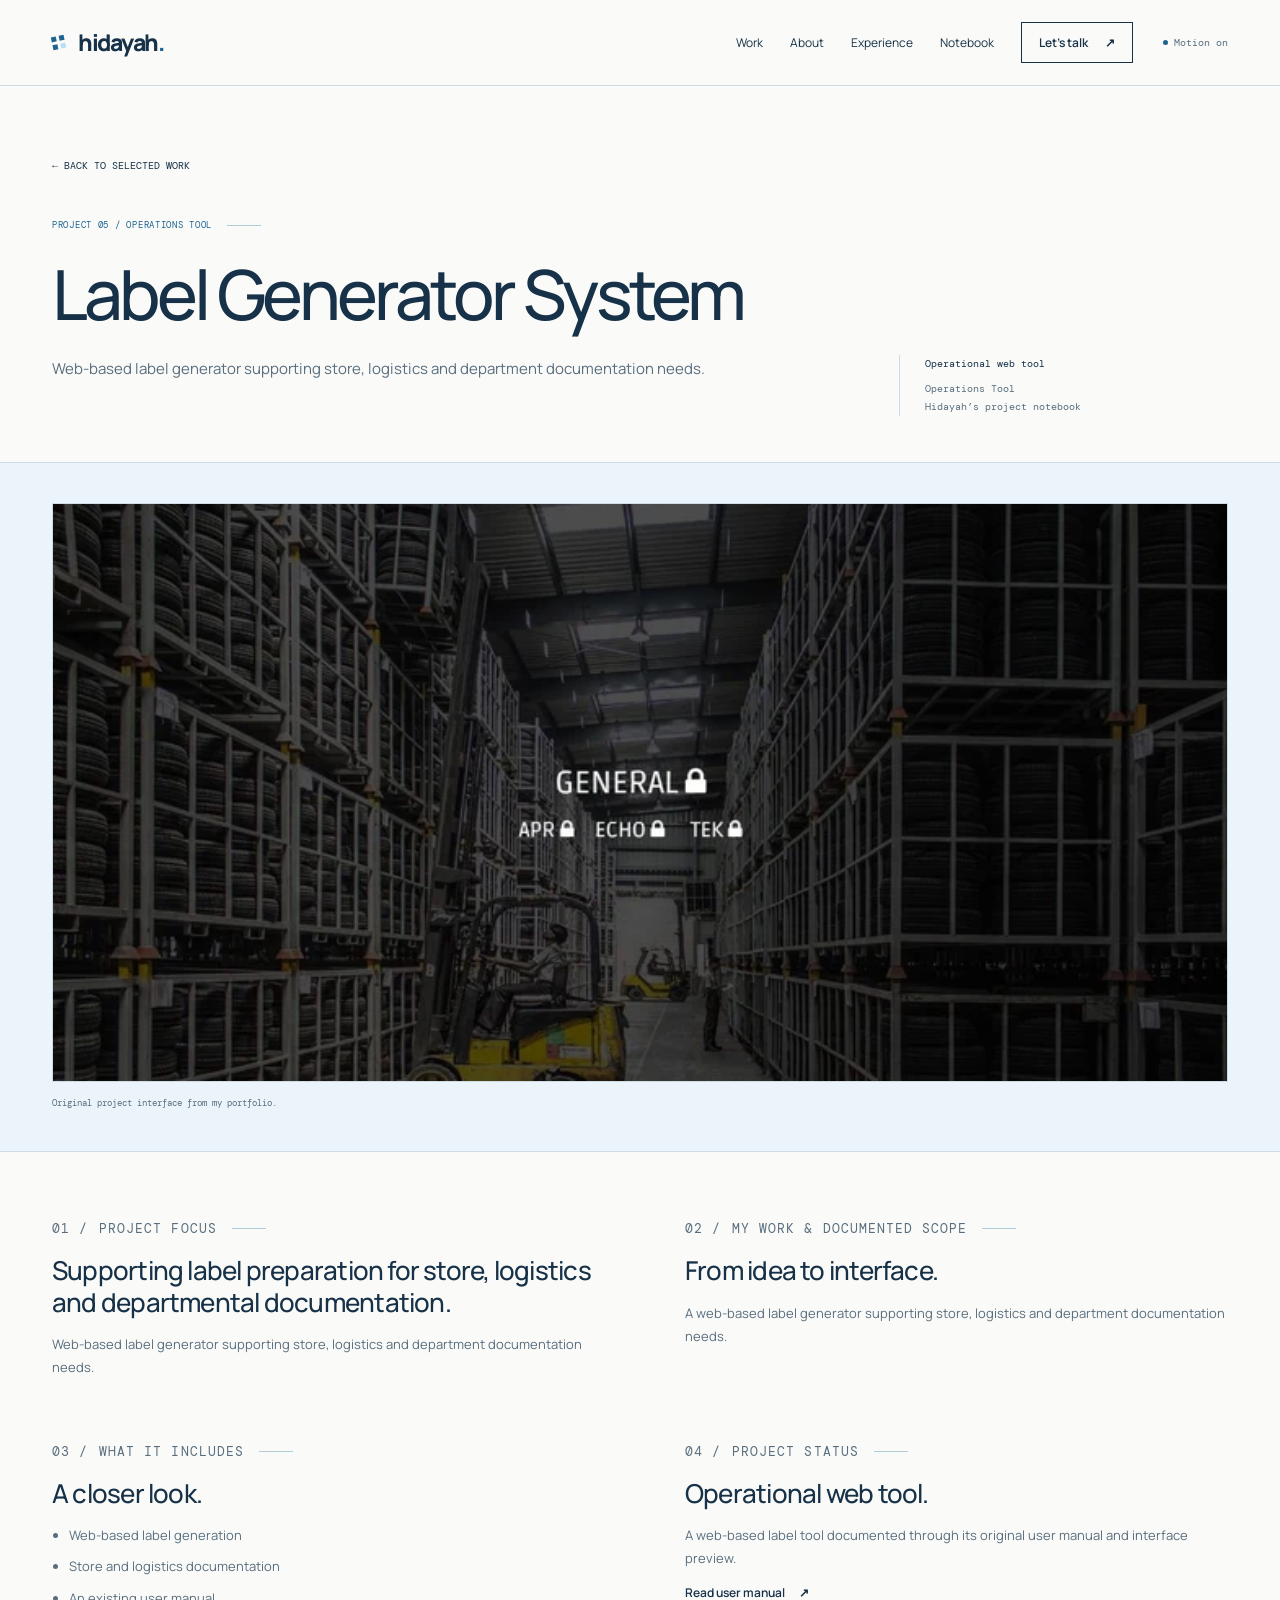
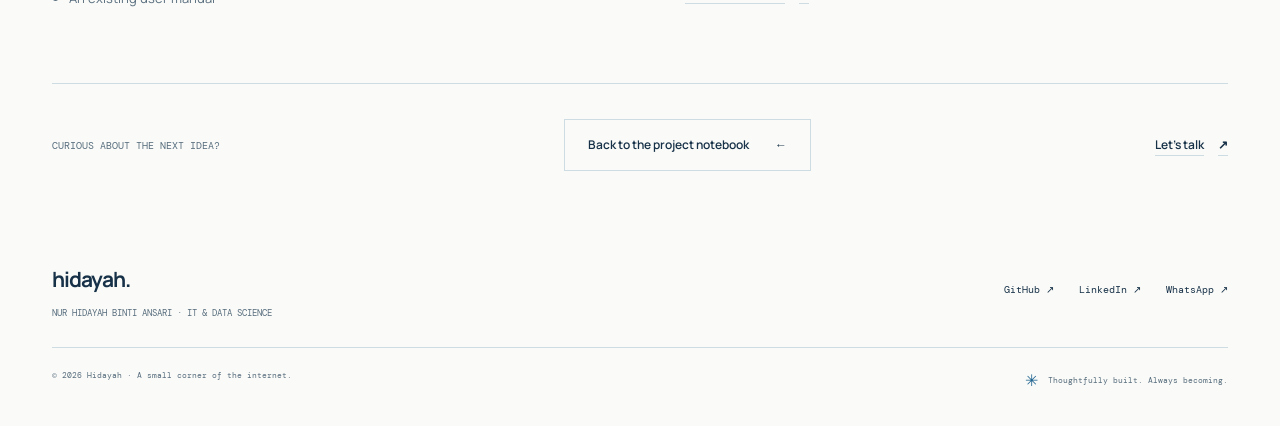
<file: projects/label-generator.html>
<!doctype html>
<html lang="en">
  <head>
    <meta charset="utf-8" />
    <meta name="viewport" content="width=device-width, initial-scale=1" />
    <meta name="color-scheme" content="light" />
    <meta name="theme-color" content="#fafbf8" />
    <title>Label Generator System — Hidayah</title>
    <meta
      name="description"
      content="Web-based label generator supporting store, logistics and department documentation needs."
    />
    <meta name="author" content="Nur Hidayah Binti Ansari" />
    <link
      rel="canonical"
      href="https://nrhdyh.github.io/Get-To-Know-Me/projects/label-generator.html"
    />
    <meta property="og:type" content="website" />
    <meta property="og:title" content="Label Generator System — Hidayah" />
    <meta
      property="og:description"
      content="Web-based label generator supporting store, logistics and department documentation needs."
    />
    <meta
      property="og:url"
      content="https://nrhdyh.github.io/Get-To-Know-Me/projects/label-generator.html"
    />
    <meta
      property="og:image"
      content="https://nrhdyh.github.io/Get-To-Know-Me/images/me.jpeg"
    />
    <meta name="twitter:card" content="summary_large_image" />
    <link rel="icon" href="../assets/favicon.svg" type="image/svg+xml" />
    <link
      rel="preload"
      href="../assets/fonts/manrope.woff2"
      as="font"
      type="font/woff2"
      crossorigin
    />
    <link rel="stylesheet" href="../assets/site.css" />
    <script src="../assets/site.js" defer></script>
  </head>
  <body id="top">
    <a class="skip-link" href="#main">Skip to content</a>
    <header class="site-header">
      <div class="scroll-progress" id="scrollProgress" aria-hidden="true"></div>
      <div class="wrap header-inner">
        <a class="brand" href="../index.html#top" aria-label="Hidayah, home"
          ><span class="brand-mark" aria-hidden="true"
            ><i></i><i></i><i></i><i></i></span
          ><span>hidayah<span class="dot">.</span></span></a
        >
        <nav class="nav" id="navigation" aria-label="Main navigation">
          <a class="nav-link" href="../index.html#portfolio">Work</a
          ><a class="nav-link" href="../index.html#about">About</a
          ><a class="nav-link" href="../index.html#experience">Experience</a
          ><a class="nav-link" href="../index.html#exploring">Notebook</a
          ><a class="nav-cta" href="../index.html#contact"
            >Let’s talk <span class="arrow" aria-hidden="true">↗</span></a
          >
        </nav>
        <button
          class="motion-toggle"
          type="button"
          data-motion-toggle
          aria-pressed="false"
          hidden
        >
          Motion off</button
        ><button
          class="menu-toggle"
          type="button"
          id="menuToggle"
          aria-expanded="false"
          aria-controls="navigation"
          aria-label="Open navigation"
          hidden
        >
          ☰
        </button>
      </div>
    </header>
    <main id="main">
      <section class="case-hero">
        <div class="wrap">
          <a class="case-back" href="../index.html#portfolio"
            >← BACK TO SELECTED WORK</a
          >
          <p class="eyebrow">PROJECT 05 / Operations Tool</p>
          <h1>Label Generator System</h1>
          <div class="case-intro">
            <p>
              Web-based label generator supporting store, logistics and
              department documentation needs.
            </p>
            <div class="case-meta">
              <strong>Operational web tool</strong>Operations Tool<br />Hidayah’s
              project notebook
            </div>
          </div>
        </div>
      </section>
      <section class="case-media" aria-label="Original project preview">
        <div class="wrap">
          <figure>
            <img
              src="../assets/images/p4-1440.webp"
              srcset="
                ../assets/images/p4-720.webp   720w,
                ../assets/images/p4-1440.webp 1340w
              "
              sizes="(max-width:650px) calc(100vw - 64px), (max-width:900px) 90vw, 1120px"
              alt="Label Generator System preview"
              width="1340"
              height="659"
              loading="lazy"
              decoding="async"
            />
            <figcaption>
              Original project interface from my portfolio.
            </figcaption>
          </figure>
        </div>
      </section>
      <div class="wrap">
        <div class="case-story">
          <section data-reveal>
            <p class="eyebrow">
              <span class="section-no">01 /</span> Project focus
            </p>
            <h2>
              Supporting label preparation for store, logistics and departmental
              documentation.
            </h2>
            <p>
              Web-based label generator supporting store, logistics and
              department documentation needs.
            </p>
          </section>
          <section data-reveal>
            <p class="eyebrow">
              <span class="section-no">02 /</span> My work & documented scope
            </p>
            <h2>From idea to interface.</h2>
            <p>
              A web-based label generator supporting store, logistics and
              department documentation needs.
            </p>
          </section>
          <section data-reveal>
            <p class="eyebrow">
              <span class="section-no">03 /</span> What it includes
            </p>
            <h2>A closer look.</h2>
            <ul>
              <li>Web-based label generation</li>
              <li>Store and logistics documentation</li>
              <li>An existing user manual</li>
            </ul>
          </section>
          <section data-reveal>
            <p class="eyebrow">
              <span class="section-no">04 /</span> Project status
            </p>
            <h2>Operational web tool.</h2>
            <p>
              A web-based label tool documented through its original user manual
              and interface preview.
            </p>
            <a
              class="text-link"
              href="../images/User Manual (Label Generator System).pdf"
              target="_blank"
              rel="noopener noreferrer"
              >Read user manual
              <span class="arrow" aria-hidden="true">↗</span></a
            >
          </section>
        </div>
        <div class="case-outro">
          <p>CURIOUS ABOUT THE NEXT IDEA?</p>
          <a class="btn btn-light" href="../index.html#portfolio"
            >Back to the project notebook
            <span class="arrow" aria-hidden="true">←</span></a
          ><a class="text-link" href="../index.html#contact"
            >Let’s talk <span class="arrow" aria-hidden="true">↗</span></a
          >
        </div>
      </div>
    </main>
    <footer class="footer">
      <div class="wrap">
        <div class="footer-top">
          <div>
            <a class="footer-brand" href="../index.html#top">hidayah.</a>
            <p class="footer-name">
              NUR HIDAYAH BINTI ANSARI · IT &amp; DATA SCIENCE
            </p>
          </div>
          <div class="footer-social">
            <a
              href="https://github.com/nrhdyh"
              target="_blank"
              rel="noopener noreferrer"
              >GitHub <span class="arrow" aria-hidden="true">↗</span></a
            ><a
              href="https://www.linkedin.com/in/nur-hidayah-711868215"
              target="_blank"
              rel="noopener noreferrer"
              >LinkedIn <span class="arrow" aria-hidden="true">↗</span></a
            ><a
              href="https://wa.me/60125057046"
              target="_blank"
              rel="noopener noreferrer"
              >WhatsApp <span class="arrow" aria-hidden="true">↗</span></a
            >
          </div>
        </div>
        <div class="footer-bottom">
          <p>© 2026 Hidayah · A small corner of the internet.</p>
          <p class="footer-signature">
            <span aria-hidden="true">✳</span> Thoughtfully built. Always
            becoming.
          </p>
        </div>
      </div>
    </footer>
    <button
      class="back-top"
      id="backTop"
      type="button"
      aria-label="Back to top"
      hidden
    >
      ↑</button
    ><canvas class="cursor-canvas" id="cursorTrail" aria-hidden="true"></canvas
    ><span class="cursor-label" id="cursorLabel" aria-hidden="true"></span>
  </body>
</html>
</file>
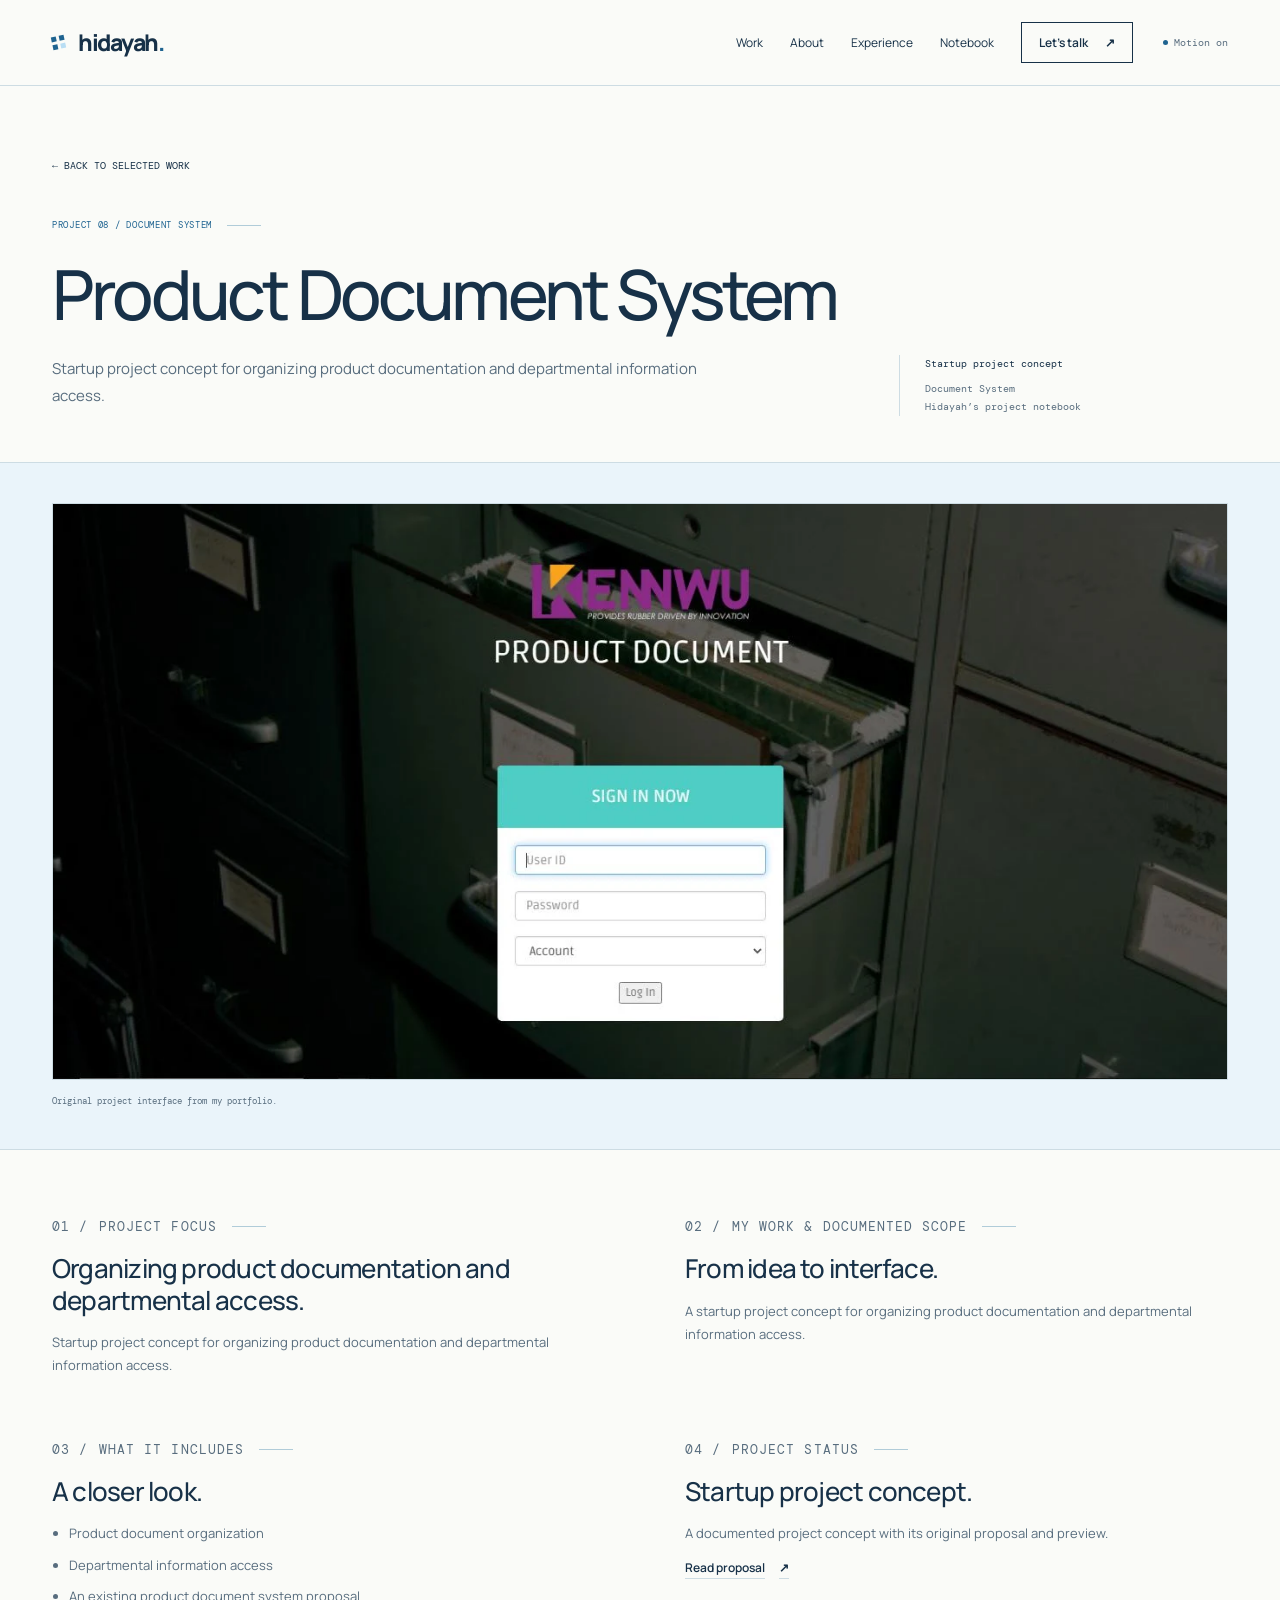
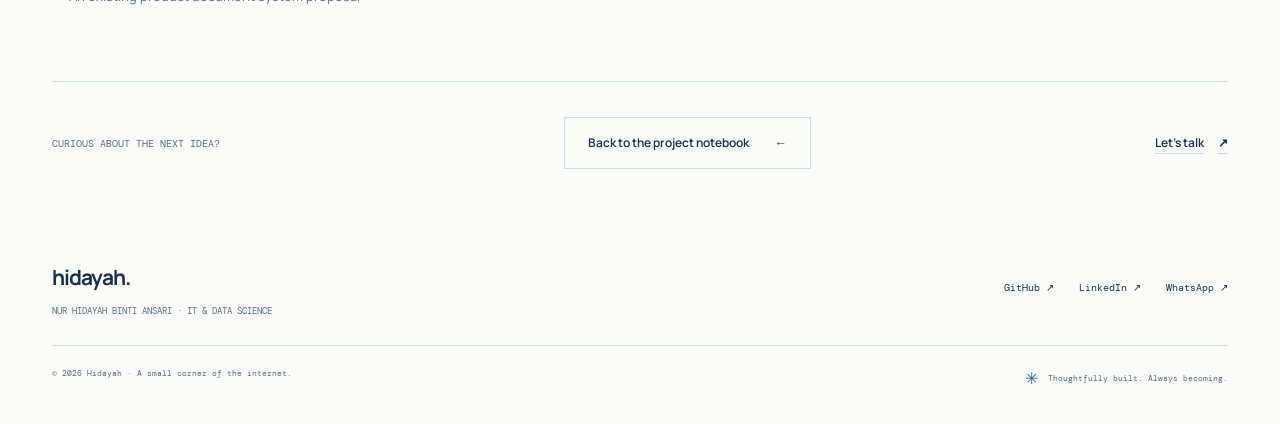
<file: projects/product-documents.html>
<!doctype html>
<html lang="en">
  <head>
    <meta charset="utf-8" />
    <meta name="viewport" content="width=device-width, initial-scale=1" />
    <meta name="color-scheme" content="light" />
    <meta name="theme-color" content="#fafbf8" />
    <title>Product Document System — Hidayah</title>
    <meta
      name="description"
      content="Startup project concept for organizing product documentation and departmental information access."
    />
    <meta name="author" content="Nur Hidayah Binti Ansari" />
    <link
      rel="canonical"
      href="https://nrhdyh.github.io/Get-To-Know-Me/projects/product-documents.html"
    />
    <meta property="og:type" content="website" />
    <meta property="og:title" content="Product Document System — Hidayah" />
    <meta
      property="og:description"
      content="Startup project concept for organizing product documentation and departmental information access."
    />
    <meta
      property="og:url"
      content="https://nrhdyh.github.io/Get-To-Know-Me/projects/product-documents.html"
    />
    <meta
      property="og:image"
      content="https://nrhdyh.github.io/Get-To-Know-Me/images/me.jpeg"
    />
    <meta name="twitter:card" content="summary_large_image" />
    <link rel="icon" href="../assets/favicon.svg" type="image/svg+xml" />
    <link
      rel="preload"
      href="../assets/fonts/manrope.woff2"
      as="font"
      type="font/woff2"
      crossorigin
    />
    <link rel="stylesheet" href="../assets/site.css" />
    <script src="../assets/site.js" defer></script>
  </head>
  <body id="top">
    <a class="skip-link" href="#main">Skip to content</a>
    <header class="site-header">
      <div class="scroll-progress" id="scrollProgress" aria-hidden="true"></div>
      <div class="wrap header-inner">
        <a class="brand" href="../index.html#top" aria-label="Hidayah, home"
          ><span class="brand-mark" aria-hidden="true"
            ><i></i><i></i><i></i><i></i></span
          ><span>hidayah<span class="dot">.</span></span></a
        >
        <nav class="nav" id="navigation" aria-label="Main navigation">
          <a class="nav-link" href="../index.html#portfolio">Work</a
          ><a class="nav-link" href="../index.html#about">About</a
          ><a class="nav-link" href="../index.html#experience">Experience</a
          ><a class="nav-link" href="../index.html#exploring">Notebook</a
          ><a class="nav-cta" href="../index.html#contact"
            >Let’s talk <span class="arrow" aria-hidden="true">↗</span></a
          >
        </nav>
        <button
          class="motion-toggle"
          type="button"
          data-motion-toggle
          aria-pressed="false"
          hidden
        >
          Motion off</button
        ><button
          class="menu-toggle"
          type="button"
          id="menuToggle"
          aria-expanded="false"
          aria-controls="navigation"
          aria-label="Open navigation"
          hidden
        >
          ☰
        </button>
      </div>
    </header>
    <main id="main">
      <section class="case-hero">
        <div class="wrap">
          <a class="case-back" href="../index.html#portfolio"
            >← BACK TO SELECTED WORK</a
          >
          <p class="eyebrow">PROJECT 08 / Document System</p>
          <h1>Product Document System</h1>
          <div class="case-intro">
            <p>
              Startup project concept for organizing product documentation and
              departmental information access.
            </p>
            <div class="case-meta">
              <strong>Startup project concept</strong>Document System<br />Hidayah’s
              project notebook
            </div>
          </div>
        </div>
      </section>
      <section class="case-media" aria-label="Original project preview">
        <div class="wrap">
          <figure>
            <img
              src="../assets/images/p3-1440.webp"
              srcset="
                ../assets/images/p3-720.webp   720w,
                ../assets/images/p3-1440.webp 1355w
              "
              sizes="(max-width:650px) calc(100vw - 64px), (max-width:900px) 90vw, 1120px"
              alt="Product Document System preview"
              width="1355"
              height="664"
              loading="lazy"
              decoding="async"
            />
            <figcaption>
              Original project interface from my portfolio.
            </figcaption>
          </figure>
        </div>
      </section>
      <div class="wrap">
        <div class="case-story">
          <section data-reveal>
            <p class="eyebrow">
              <span class="section-no">01 /</span> Project focus
            </p>
            <h2>Organizing product documentation and departmental access.</h2>
            <p>
              Startup project concept for organizing product documentation and
              departmental information access.
            </p>
          </section>
          <section data-reveal>
            <p class="eyebrow">
              <span class="section-no">02 /</span> My work & documented scope
            </p>
            <h2>From idea to interface.</h2>
            <p>
              A startup project concept for organizing product documentation and
              departmental information access.
            </p>
          </section>
          <section data-reveal>
            <p class="eyebrow">
              <span class="section-no">03 /</span> What it includes
            </p>
            <h2>A closer look.</h2>
            <ul>
              <li>Product document organization</li>
              <li>Departmental information access</li>
              <li>An existing product document system proposal</li>
            </ul>
          </section>
          <section data-reveal>
            <p class="eyebrow">
              <span class="section-no">04 /</span> Project status
            </p>
            <h2>Startup project concept.</h2>
            <p>
              A documented project concept with its original proposal and
              preview.
            </p>
            <a
              class="text-link"
              href="../images/PROPOSAL PRODUCT DOCUMENT SYSTEM.pdf"
              target="_blank"
              rel="noopener noreferrer"
              >Read proposal <span class="arrow" aria-hidden="true">↗</span></a
            >
          </section>
        </div>
        <div class="case-outro">
          <p>CURIOUS ABOUT THE NEXT IDEA?</p>
          <a class="btn btn-light" href="../index.html#portfolio"
            >Back to the project notebook
            <span class="arrow" aria-hidden="true">←</span></a
          ><a class="text-link" href="../index.html#contact"
            >Let’s talk <span class="arrow" aria-hidden="true">↗</span></a
          >
        </div>
      </div>
    </main>
    <footer class="footer">
      <div class="wrap">
        <div class="footer-top">
          <div>
            <a class="footer-brand" href="../index.html#top">hidayah.</a>
            <p class="footer-name">
              NUR HIDAYAH BINTI ANSARI · IT &amp; DATA SCIENCE
            </p>
          </div>
          <div class="footer-social">
            <a
              href="https://github.com/nrhdyh"
              target="_blank"
              rel="noopener noreferrer"
              >GitHub <span class="arrow" aria-hidden="true">↗</span></a
            ><a
              href="https://www.linkedin.com/in/nur-hidayah-711868215"
              target="_blank"
              rel="noopener noreferrer"
              >LinkedIn <span class="arrow" aria-hidden="true">↗</span></a
            ><a
              href="https://wa.me/60125057046"
              target="_blank"
              rel="noopener noreferrer"
              >WhatsApp <span class="arrow" aria-hidden="true">↗</span></a
            >
          </div>
        </div>
        <div class="footer-bottom">
          <p>© 2026 Hidayah · A small corner of the internet.</p>
          <p class="footer-signature">
            <span aria-hidden="true">✳</span> Thoughtfully built. Always
            becoming.
          </p>
        </div>
      </div>
    </footer>
    <button
      class="back-top"
      id="backTop"
      type="button"
      aria-label="Back to top"
      hidden
    >
      ↑</button
    ><canvas class="cursor-canvas" id="cursorTrail" aria-hidden="true"></canvas
    ><span class="cursor-label" id="cursorLabel" aria-hidden="true"></span>
  </body>
</html>
</file>
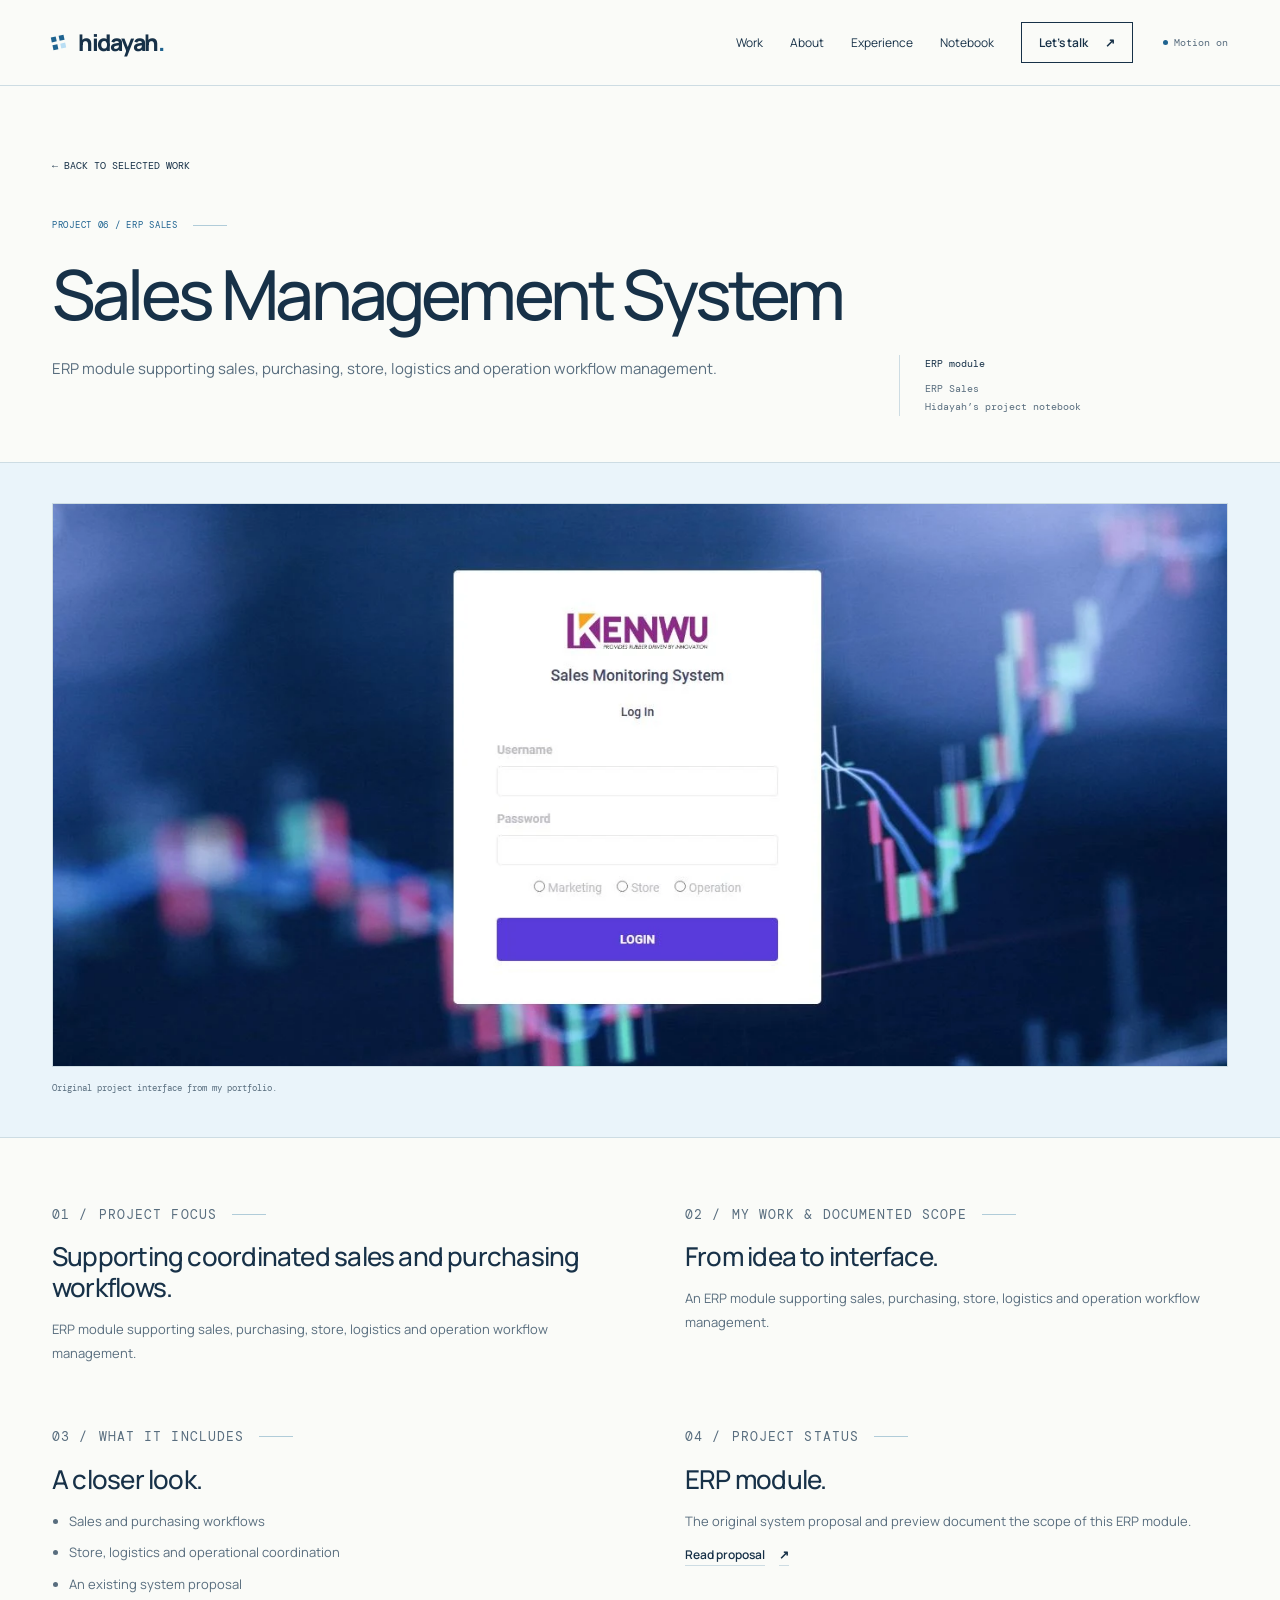
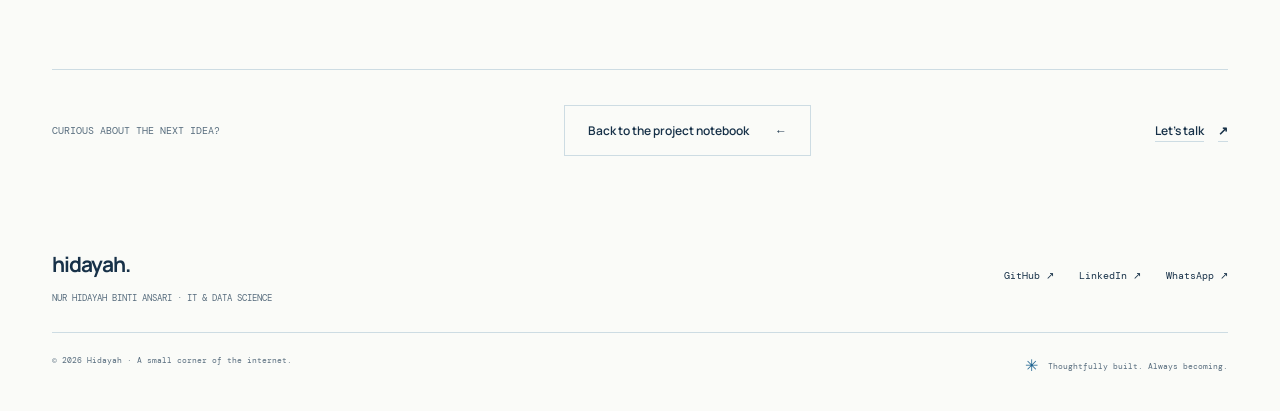
<file: projects/sales-management.html>
<!doctype html>
<html lang="en">
  <head>
    <meta charset="utf-8" />
    <meta name="viewport" content="width=device-width, initial-scale=1" />
    <meta name="color-scheme" content="light" />
    <meta name="theme-color" content="#fafbf8" />
    <title>Sales Management System — Hidayah</title>
    <meta
      name="description"
      content="ERP module supporting sales, purchasing, store, logistics and operation workflow management."
    />
    <meta name="author" content="Nur Hidayah Binti Ansari" />
    <link
      rel="canonical"
      href="https://nrhdyh.github.io/Get-To-Know-Me/projects/sales-management.html"
    />
    <meta property="og:type" content="website" />
    <meta property="og:title" content="Sales Management System — Hidayah" />
    <meta
      property="og:description"
      content="ERP module supporting sales, purchasing, store, logistics and operation workflow management."
    />
    <meta
      property="og:url"
      content="https://nrhdyh.github.io/Get-To-Know-Me/projects/sales-management.html"
    />
    <meta
      property="og:image"
      content="https://nrhdyh.github.io/Get-To-Know-Me/images/me.jpeg"
    />
    <meta name="twitter:card" content="summary_large_image" />
    <link rel="icon" href="../assets/favicon.svg" type="image/svg+xml" />
    <link
      rel="preload"
      href="../assets/fonts/manrope.woff2"
      as="font"
      type="font/woff2"
      crossorigin
    />
    <link rel="stylesheet" href="../assets/site.css" />
    <script src="../assets/site.js" defer></script>
  </head>
  <body id="top">
    <a class="skip-link" href="#main">Skip to content</a>
    <header class="site-header">
      <div class="scroll-progress" id="scrollProgress" aria-hidden="true"></div>
      <div class="wrap header-inner">
        <a class="brand" href="../index.html#top" aria-label="Hidayah, home"
          ><span class="brand-mark" aria-hidden="true"
            ><i></i><i></i><i></i><i></i></span
          ><span>hidayah<span class="dot">.</span></span></a
        >
        <nav class="nav" id="navigation" aria-label="Main navigation">
          <a class="nav-link" href="../index.html#portfolio">Work</a
          ><a class="nav-link" href="../index.html#about">About</a
          ><a class="nav-link" href="../index.html#experience">Experience</a
          ><a class="nav-link" href="../index.html#exploring">Notebook</a
          ><a class="nav-cta" href="../index.html#contact"
            >Let’s talk <span class="arrow" aria-hidden="true">↗</span></a
          >
        </nav>
        <button
          class="motion-toggle"
          type="button"
          data-motion-toggle
          aria-pressed="false"
          hidden
        >
          Motion off</button
        ><button
          class="menu-toggle"
          type="button"
          id="menuToggle"
          aria-expanded="false"
          aria-controls="navigation"
          aria-label="Open navigation"
          hidden
        >
          ☰
        </button>
      </div>
    </header>
    <main id="main">
      <section class="case-hero">
        <div class="wrap">
          <a class="case-back" href="../index.html#portfolio"
            >← BACK TO SELECTED WORK</a
          >
          <p class="eyebrow">PROJECT 06 / ERP Sales</p>
          <h1>Sales Management System</h1>
          <div class="case-intro">
            <p>
              ERP module supporting sales, purchasing, store, logistics and
              operation workflow management.
            </p>
            <div class="case-meta">
              <strong>ERP module</strong>ERP Sales<br />Hidayah’s project
              notebook
            </div>
          </div>
        </div>
      </section>
      <section class="case-media" aria-label="Original project preview">
        <div class="wrap">
          <figure>
            <img
              src="../assets/images/p7-1440.webp"
              srcset="
                ../assets/images/p7-720.webp   720w,
                ../assets/images/p7-1440.webp 1360w
              "
              sizes="(max-width:650px) calc(100vw - 64px), (max-width:900px) 90vw, 1120px"
              alt="Sales Management System preview"
              width="1360"
              height="652"
              loading="lazy"
              decoding="async"
            />
            <figcaption>
              Original project interface from my portfolio.
            </figcaption>
          </figure>
        </div>
      </section>
      <div class="wrap">
        <div class="case-story">
          <section data-reveal>
            <p class="eyebrow">
              <span class="section-no">01 /</span> Project focus
            </p>
            <h2>Supporting coordinated sales and purchasing workflows.</h2>
            <p>
              ERP module supporting sales, purchasing, store, logistics and
              operation workflow management.
            </p>
          </section>
          <section data-reveal>
            <p class="eyebrow">
              <span class="section-no">02 /</span> My work & documented scope
            </p>
            <h2>From idea to interface.</h2>
            <p>
              An ERP module supporting sales, purchasing, store, logistics and
              operation workflow management.
            </p>
          </section>
          <section data-reveal>
            <p class="eyebrow">
              <span class="section-no">03 /</span> What it includes
            </p>
            <h2>A closer look.</h2>
            <ul>
              <li>Sales and purchasing workflows</li>
              <li>Store, logistics and operational coordination</li>
              <li>An existing system proposal</li>
            </ul>
          </section>
          <section data-reveal>
            <p class="eyebrow">
              <span class="section-no">04 /</span> Project status
            </p>
            <h2>ERP module.</h2>
            <p>
              The original system proposal and preview document the scope of
              this ERP module.
            </p>
            <a
              class="text-link"
              href="../images/Sale Management Proposal.pdf"
              target="_blank"
              rel="noopener noreferrer"
              >Read proposal <span class="arrow" aria-hidden="true">↗</span></a
            >
          </section>
        </div>
        <div class="case-outro">
          <p>CURIOUS ABOUT THE NEXT IDEA?</p>
          <a class="btn btn-light" href="../index.html#portfolio"
            >Back to the project notebook
            <span class="arrow" aria-hidden="true">←</span></a
          ><a class="text-link" href="../index.html#contact"
            >Let’s talk <span class="arrow" aria-hidden="true">↗</span></a
          >
        </div>
      </div>
    </main>
    <footer class="footer">
      <div class="wrap">
        <div class="footer-top">
          <div>
            <a class="footer-brand" href="../index.html#top">hidayah.</a>
            <p class="footer-name">
              NUR HIDAYAH BINTI ANSARI · IT &amp; DATA SCIENCE
            </p>
          </div>
          <div class="footer-social">
            <a
              href="https://github.com/nrhdyh"
              target="_blank"
              rel="noopener noreferrer"
              >GitHub <span class="arrow" aria-hidden="true">↗</span></a
            ><a
              href="https://www.linkedin.com/in/nur-hidayah-711868215"
              target="_blank"
              rel="noopener noreferrer"
              >LinkedIn <span class="arrow" aria-hidden="true">↗</span></a
            ><a
              href="https://wa.me/60125057046"
              target="_blank"
              rel="noopener noreferrer"
              >WhatsApp <span class="arrow" aria-hidden="true">↗</span></a
            >
          </div>
        </div>
        <div class="footer-bottom">
          <p>© 2026 Hidayah · A small corner of the internet.</p>
          <p class="footer-signature">
            <span aria-hidden="true">✳</span> Thoughtfully built. Always
            becoming.
          </p>
        </div>
      </div>
    </footer>
    <button
      class="back-top"
      id="backTop"
      type="button"
      aria-label="Back to top"
      hidden
    >
      ↑</button
    ><canvas class="cursor-canvas" id="cursorTrail" aria-hidden="true"></canvas
    ><span class="cursor-label" id="cursorLabel" aria-hidden="true"></span>
  </body>
</html>
</file>
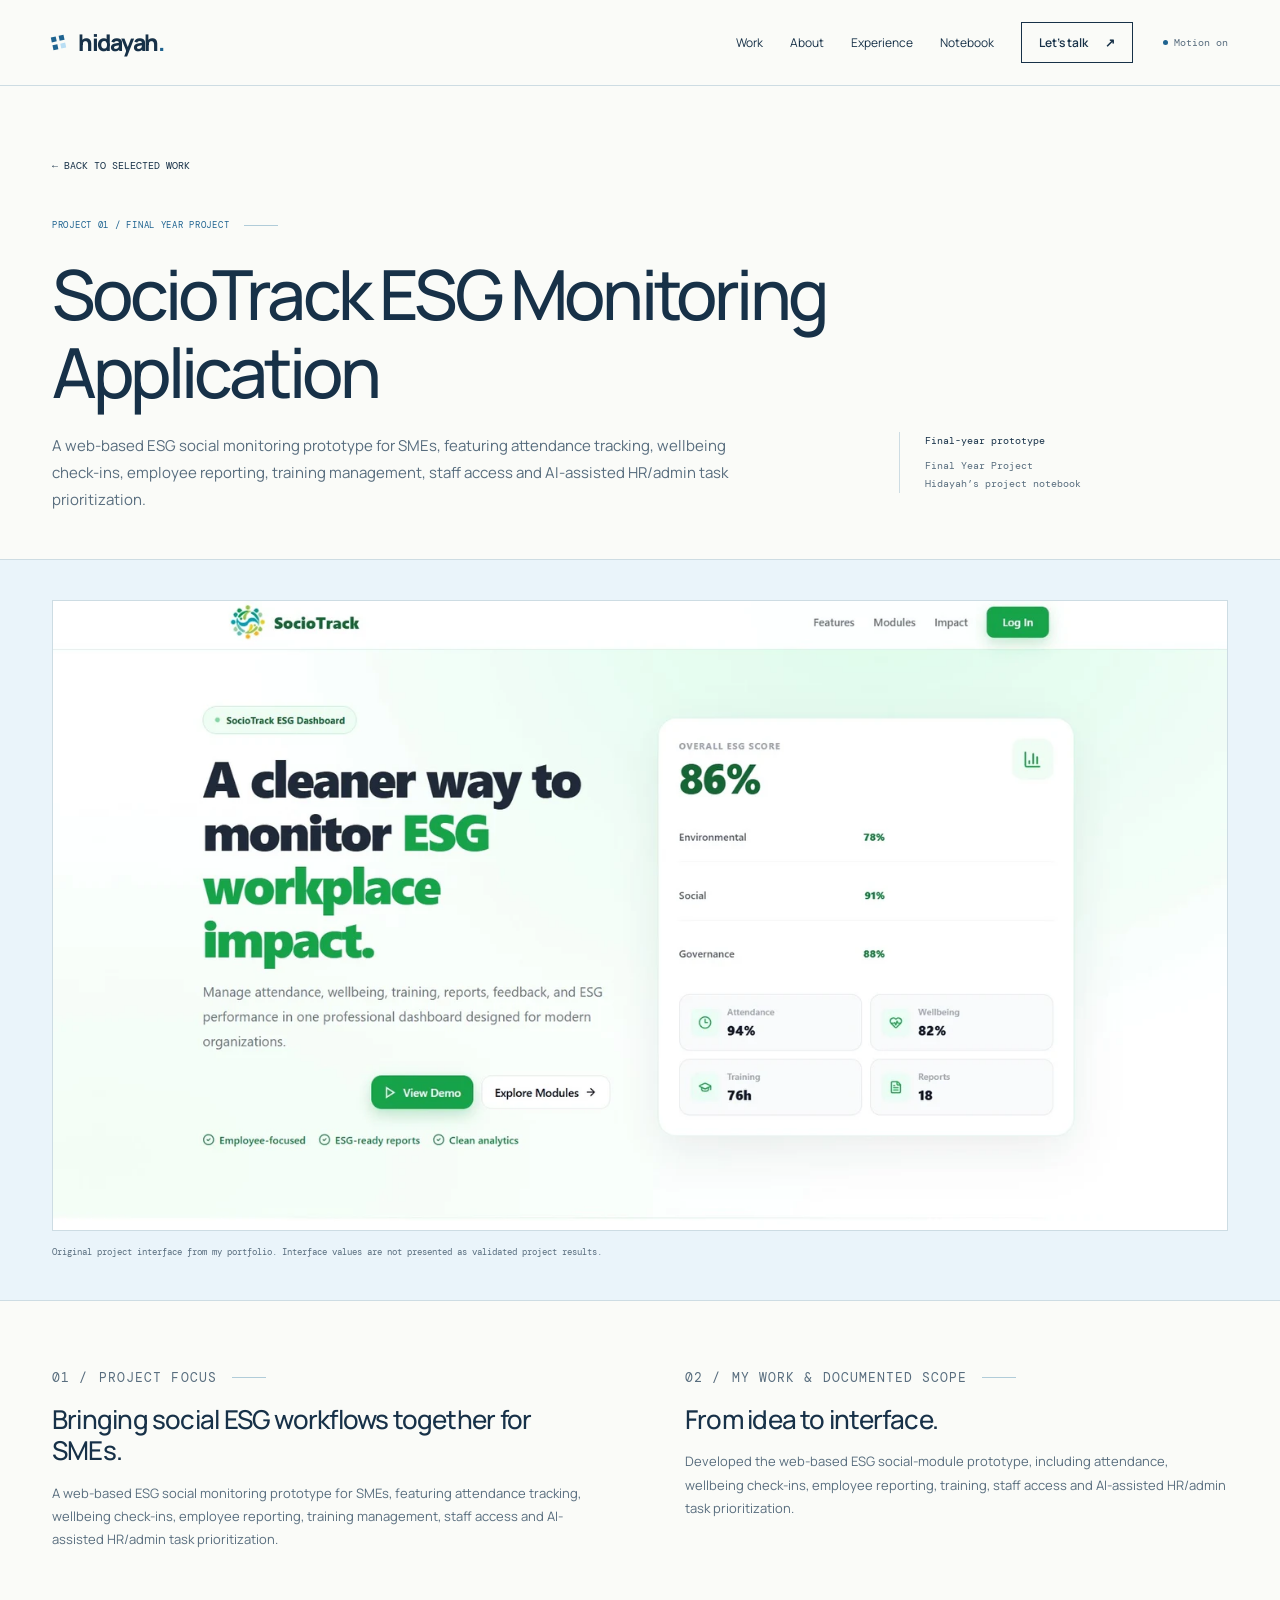
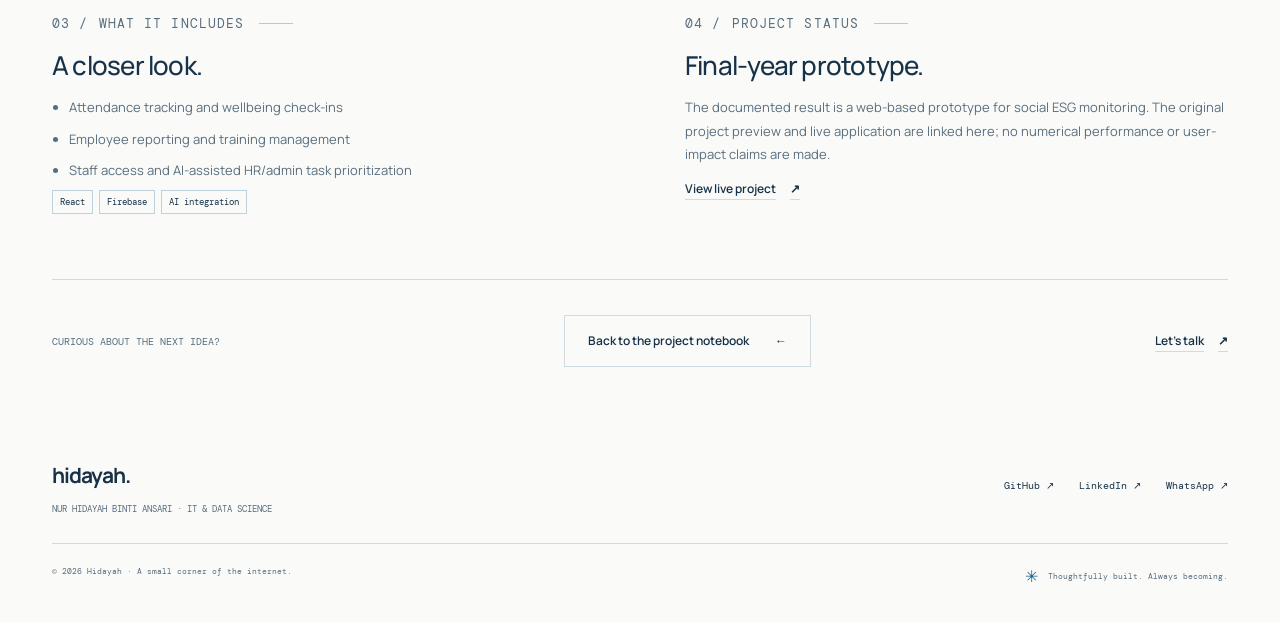
<file: projects/sociotrack.html>
<!doctype html>
<html lang="en">
  <head>
    <meta charset="utf-8" />
    <meta name="viewport" content="width=device-width, initial-scale=1" />
    <meta name="color-scheme" content="light" />
    <meta name="theme-color" content="#fafbf8" />
    <title>SocioTrack ESG Monitoring Application — Hidayah</title>
    <meta
      name="description"
      content="A web-based ESG social monitoring prototype for SMEs, featuring attendance tracking, wellbeing check-ins, employee reporting, training management, staff access and AI-assisted HR/admin task prioritization."
    />
    <meta name="author" content="Nur Hidayah Binti Ansari" />
    <link
      rel="canonical"
      href="https://nrhdyh.github.io/Get-To-Know-Me/projects/sociotrack.html"
    />
    <meta property="og:type" content="website" />
    <meta
      property="og:title"
      content="SocioTrack ESG Monitoring Application — Hidayah"
    />
    <meta
      property="og:description"
      content="A web-based ESG social monitoring prototype for SMEs, featuring attendance tracking, wellbeing check-ins, employee reporting, training management, staff access and AI-assisted HR/admin task prioritization."
    />
    <meta
      property="og:url"
      content="https://nrhdyh.github.io/Get-To-Know-Me/projects/sociotrack.html"
    />
    <meta
      property="og:image"
      content="https://nrhdyh.github.io/Get-To-Know-Me/images/me.jpeg"
    />
    <meta name="twitter:card" content="summary_large_image" />
    <link rel="icon" href="../assets/favicon.svg" type="image/svg+xml" />
    <link
      rel="preload"
      href="../assets/fonts/manrope.woff2"
      as="font"
      type="font/woff2"
      crossorigin
    />
    <link rel="stylesheet" href="../assets/site.css" />
    <script src="../assets/site.js" defer></script>
  </head>
  <body id="top">
    <a class="skip-link" href="#main">Skip to content</a>
    <header class="site-header">
      <div class="scroll-progress" id="scrollProgress" aria-hidden="true"></div>
      <div class="wrap header-inner">
        <a class="brand" href="../index.html#top" aria-label="Hidayah, home"
          ><span class="brand-mark" aria-hidden="true"
            ><i></i><i></i><i></i><i></i></span
          ><span>hidayah<span class="dot">.</span></span></a
        >
        <nav class="nav" id="navigation" aria-label="Main navigation">
          <a class="nav-link" href="../index.html#portfolio">Work</a
          ><a class="nav-link" href="../index.html#about">About</a
          ><a class="nav-link" href="../index.html#experience">Experience</a
          ><a class="nav-link" href="../index.html#exploring">Notebook</a
          ><a class="nav-cta" href="../index.html#contact"
            >Let’s talk <span class="arrow" aria-hidden="true">↗</span></a
          >
        </nav>
        <button
          class="motion-toggle"
          type="button"
          data-motion-toggle
          aria-pressed="false"
          hidden
        >
          Motion off</button
        ><button
          class="menu-toggle"
          type="button"
          id="menuToggle"
          aria-expanded="false"
          aria-controls="navigation"
          aria-label="Open navigation"
          hidden
        >
          ☰
        </button>
      </div>
    </header>
    <main id="main">
      <section class="case-hero">
        <div class="wrap">
          <a class="case-back" href="../index.html#portfolio"
            >← BACK TO SELECTED WORK</a
          >
          <p class="eyebrow">PROJECT 01 / Final Year Project</p>
          <h1>SocioTrack ESG Monitoring Application</h1>
          <div class="case-intro">
            <p>
              A web-based ESG social monitoring prototype for SMEs, featuring
              attendance tracking, wellbeing check-ins, employee reporting,
              training management, staff access and AI-assisted HR/admin task
              prioritization.
            </p>
            <div class="case-meta">
              <strong>Final-year prototype</strong>Final Year Project<br />Hidayah’s
              project notebook
            </div>
          </div>
        </div>
      </section>
      <section class="case-media" aria-label="Original project preview">
        <div class="wrap">
          <figure>
            <img
              src="../assets/images/p11-1440.webp"
              srcset="
                ../assets/images/p11-720.webp   720w,
                ../assets/images/p11-1440.webp 1440w
              "
              sizes="(max-width:650px) calc(100vw - 64px), (max-width:900px) 90vw, 1120px"
              alt="SocioTrack ESG Monitoring Application preview"
              width="1852"
              height="992"
              loading="lazy"
              decoding="async"
            />
            <figcaption>
              Original project interface from my portfolio. Interface values are
              not presented as validated project results.
            </figcaption>
          </figure>
        </div>
      </section>
      <div class="wrap">
        <div class="case-story">
          <section data-reveal>
            <p class="eyebrow">
              <span class="section-no">01 /</span> Project focus
            </p>
            <h2>Bringing social ESG workflows together for SMEs.</h2>
            <p>
              A web-based ESG social monitoring prototype for SMEs, featuring
              attendance tracking, wellbeing check-ins, employee reporting,
              training management, staff access and AI-assisted HR/admin task
              prioritization.
            </p>
          </section>
          <section data-reveal>
            <p class="eyebrow">
              <span class="section-no">02 /</span> My work & documented scope
            </p>
            <h2>From idea to interface.</h2>
            <p>
              Developed the web-based ESG social-module prototype, including
              attendance, wellbeing check-ins, employee reporting, training,
              staff access and AI-assisted HR/admin task prioritization.
            </p>
          </section>
          <section data-reveal>
            <p class="eyebrow">
              <span class="section-no">03 /</span> What it includes
            </p>
            <h2>A closer look.</h2>
            <ul>
              <li>Attendance tracking and wellbeing check-ins</li>
              <li>Employee reporting and training management</li>
              <li>Staff access and AI-assisted HR/admin task prioritization</li>
            </ul>
            <div class="tech-tags">
              <span>React</span><span>Firebase</span><span>AI integration</span>
            </div>
          </section>
          <section data-reveal>
            <p class="eyebrow">
              <span class="section-no">04 /</span> Project status
            </p>
            <h2>Final-year prototype.</h2>
            <p>
              The documented result is a web-based prototype for social ESG
              monitoring. The original project preview and live application are
              linked here; no numerical performance or user-impact claims are
              made.
            </p>
            <a
              class="text-link"
              href="https://socio-track.vercel.app/"
              target="_blank"
              rel="noopener noreferrer"
              >View live project
              <span class="arrow" aria-hidden="true">↗</span></a
            >
          </section>
        </div>
        <div class="case-outro">
          <p>CURIOUS ABOUT THE NEXT IDEA?</p>
          <a class="btn btn-light" href="../index.html#portfolio"
            >Back to the project notebook
            <span class="arrow" aria-hidden="true">←</span></a
          ><a class="text-link" href="../index.html#contact"
            >Let’s talk <span class="arrow" aria-hidden="true">↗</span></a
          >
        </div>
      </div>
    </main>
    <footer class="footer">
      <div class="wrap">
        <div class="footer-top">
          <div>
            <a class="footer-brand" href="../index.html#top">hidayah.</a>
            <p class="footer-name">
              NUR HIDAYAH BINTI ANSARI · IT &amp; DATA SCIENCE
            </p>
          </div>
          <div class="footer-social">
            <a
              href="https://github.com/nrhdyh"
              target="_blank"
              rel="noopener noreferrer"
              >GitHub <span class="arrow" aria-hidden="true">↗</span></a
            ><a
              href="https://www.linkedin.com/in/nur-hidayah-711868215"
              target="_blank"
              rel="noopener noreferrer"
              >LinkedIn <span class="arrow" aria-hidden="true">↗</span></a
            ><a
              href="https://wa.me/60125057046"
              target="_blank"
              rel="noopener noreferrer"
              >WhatsApp <span class="arrow" aria-hidden="true">↗</span></a
            >
          </div>
        </div>
        <div class="footer-bottom">
          <p>© 2026 Hidayah · A small corner of the internet.</p>
          <p class="footer-signature">
            <span aria-hidden="true">✳</span> Thoughtfully built. Always
            becoming.
          </p>
        </div>
      </div>
    </footer>
    <button
      class="back-top"
      id="backTop"
      type="button"
      aria-label="Back to top"
      hidden
    >
      ↑</button
    ><canvas class="cursor-canvas" id="cursorTrail" aria-hidden="true"></canvas
    ><span class="cursor-label" id="cursorLabel" aria-hidden="true"></span>
  </body>
</html>
</file>
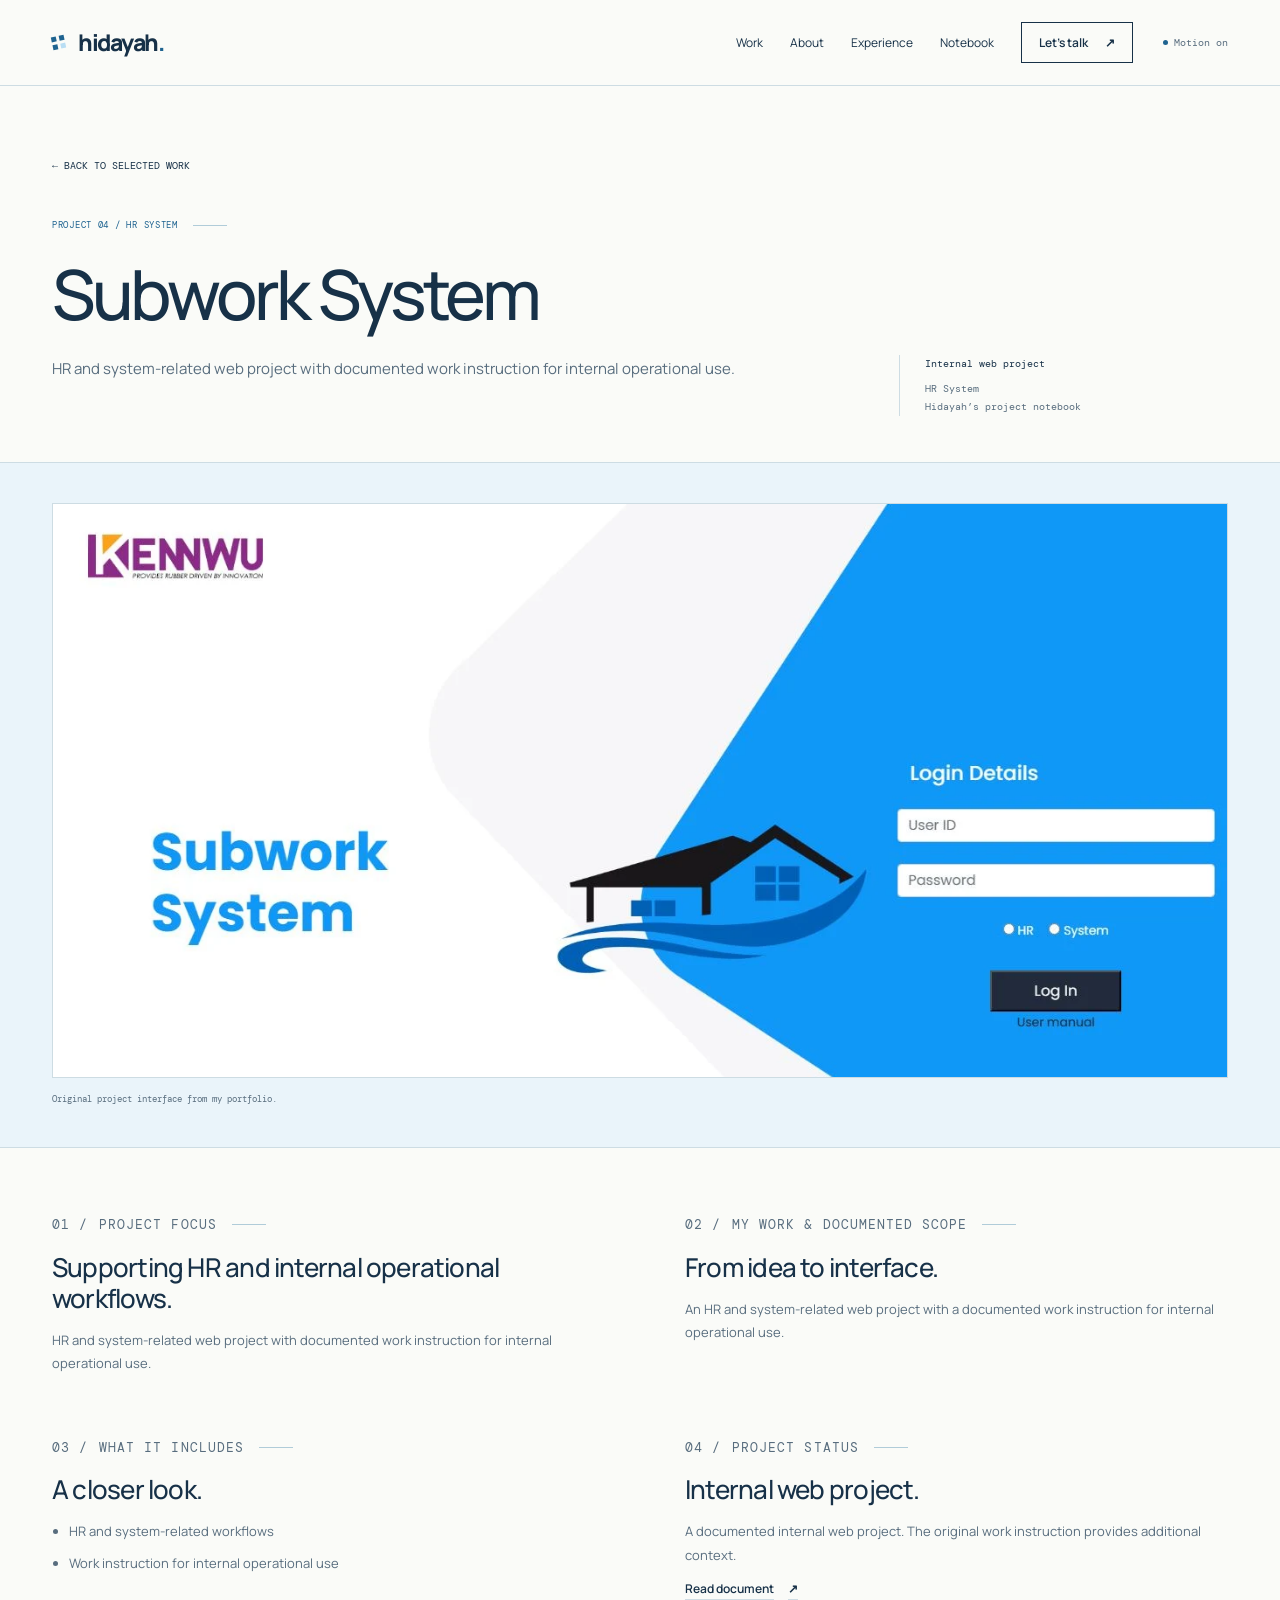
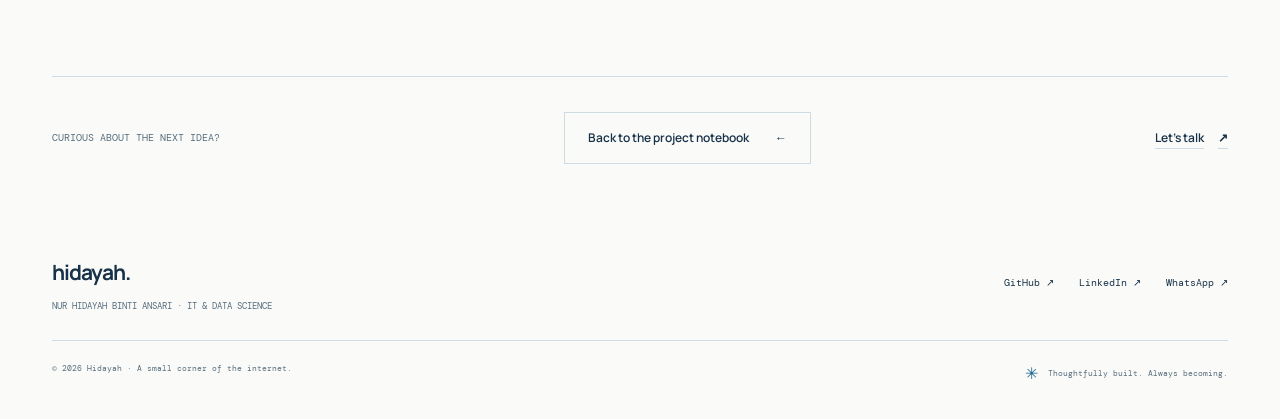
<file: projects/subwork.html>
<!doctype html>
<html lang="en">
  <head>
    <meta charset="utf-8" />
    <meta name="viewport" content="width=device-width, initial-scale=1" />
    <meta name="color-scheme" content="light" />
    <meta name="theme-color" content="#fafbf8" />
    <title>Subwork System — Hidayah</title>
    <meta
      name="description"
      content="HR and system-related web project with documented work instruction for internal operational use."
    />
    <meta name="author" content="Nur Hidayah Binti Ansari" />
    <link
      rel="canonical"
      href="https://nrhdyh.github.io/Get-To-Know-Me/projects/subwork.html"
    />
    <meta property="og:type" content="website" />
    <meta property="og:title" content="Subwork System — Hidayah" />
    <meta
      property="og:description"
      content="HR and system-related web project with documented work instruction for internal operational use."
    />
    <meta
      property="og:url"
      content="https://nrhdyh.github.io/Get-To-Know-Me/projects/subwork.html"
    />
    <meta
      property="og:image"
      content="https://nrhdyh.github.io/Get-To-Know-Me/images/me.jpeg"
    />
    <meta name="twitter:card" content="summary_large_image" />
    <link rel="icon" href="../assets/favicon.svg" type="image/svg+xml" />
    <link
      rel="preload"
      href="../assets/fonts/manrope.woff2"
      as="font"
      type="font/woff2"
      crossorigin
    />
    <link rel="stylesheet" href="../assets/site.css" />
    <script src="../assets/site.js" defer></script>
  </head>
  <body id="top">
    <a class="skip-link" href="#main">Skip to content</a>
    <header class="site-header">
      <div class="scroll-progress" id="scrollProgress" aria-hidden="true"></div>
      <div class="wrap header-inner">
        <a class="brand" href="../index.html#top" aria-label="Hidayah, home"
          ><span class="brand-mark" aria-hidden="true"
            ><i></i><i></i><i></i><i></i></span
          ><span>hidayah<span class="dot">.</span></span></a
        >
        <nav class="nav" id="navigation" aria-label="Main navigation">
          <a class="nav-link" href="../index.html#portfolio">Work</a
          ><a class="nav-link" href="../index.html#about">About</a
          ><a class="nav-link" href="../index.html#experience">Experience</a
          ><a class="nav-link" href="../index.html#exploring">Notebook</a
          ><a class="nav-cta" href="../index.html#contact"
            >Let’s talk <span class="arrow" aria-hidden="true">↗</span></a
          >
        </nav>
        <button
          class="motion-toggle"
          type="button"
          data-motion-toggle
          aria-pressed="false"
          hidden
        >
          Motion off</button
        ><button
          class="menu-toggle"
          type="button"
          id="menuToggle"
          aria-expanded="false"
          aria-controls="navigation"
          aria-label="Open navigation"
          hidden
        >
          ☰
        </button>
      </div>
    </header>
    <main id="main">
      <section class="case-hero">
        <div class="wrap">
          <a class="case-back" href="../index.html#portfolio"
            >← BACK TO SELECTED WORK</a
          >
          <p class="eyebrow">PROJECT 04 / HR System</p>
          <h1>Subwork System</h1>
          <div class="case-intro">
            <p>
              HR and system-related web project with documented work instruction
              for internal operational use.
            </p>
            <div class="case-meta">
              <strong>Internal web project</strong>HR System<br />Hidayah’s
              project notebook
            </div>
          </div>
        </div>
      </section>
      <section class="case-media" aria-label="Original project preview">
        <div class="wrap">
          <figure>
            <img
              src="../assets/images/p5-1440.webp"
              srcset="
                ../assets/images/p5-720.webp   720w,
                ../assets/images/p5-1440.webp 1343w
              "
              sizes="(max-width:650px) calc(100vw - 64px), (max-width:900px) 90vw, 1120px"
              alt="Subwork System preview"
              width="1343"
              height="656"
              loading="lazy"
              decoding="async"
            />
            <figcaption>
              Original project interface from my portfolio.
            </figcaption>
          </figure>
        </div>
      </section>
      <div class="wrap">
        <div class="case-story">
          <section data-reveal>
            <p class="eyebrow">
              <span class="section-no">01 /</span> Project focus
            </p>
            <h2>Supporting HR and internal operational workflows.</h2>
            <p>
              HR and system-related web project with documented work instruction
              for internal operational use.
            </p>
          </section>
          <section data-reveal>
            <p class="eyebrow">
              <span class="section-no">02 /</span> My work & documented scope
            </p>
            <h2>From idea to interface.</h2>
            <p>
              An HR and system-related web project with a documented work
              instruction for internal operational use.
            </p>
          </section>
          <section data-reveal>
            <p class="eyebrow">
              <span class="section-no">03 /</span> What it includes
            </p>
            <h2>A closer look.</h2>
            <ul>
              <li>HR and system-related workflows</li>
              <li>Work instruction for internal operational use</li>
            </ul>
          </section>
          <section data-reveal>
            <p class="eyebrow">
              <span class="section-no">04 /</span> Project status
            </p>
            <h2>Internal web project.</h2>
            <p>
              A documented internal web project. The original work instruction
              provides additional context.
            </p>
            <a
              class="text-link"
              href="../images/Work Instruction (Subwork System 1.0).pdf"
              target="_blank"
              rel="noopener noreferrer"
              >Read document <span class="arrow" aria-hidden="true">↗</span></a
            >
          </section>
        </div>
        <div class="case-outro">
          <p>CURIOUS ABOUT THE NEXT IDEA?</p>
          <a class="btn btn-light" href="../index.html#portfolio"
            >Back to the project notebook
            <span class="arrow" aria-hidden="true">←</span></a
          ><a class="text-link" href="../index.html#contact"
            >Let’s talk <span class="arrow" aria-hidden="true">↗</span></a
          >
        </div>
      </div>
    </main>
    <footer class="footer">
      <div class="wrap">
        <div class="footer-top">
          <div>
            <a class="footer-brand" href="../index.html#top">hidayah.</a>
            <p class="footer-name">
              NUR HIDAYAH BINTI ANSARI · IT &amp; DATA SCIENCE
            </p>
          </div>
          <div class="footer-social">
            <a
              href="https://github.com/nrhdyh"
              target="_blank"
              rel="noopener noreferrer"
              >GitHub <span class="arrow" aria-hidden="true">↗</span></a
            ><a
              href="https://www.linkedin.com/in/nur-hidayah-711868215"
              target="_blank"
              rel="noopener noreferrer"
              >LinkedIn <span class="arrow" aria-hidden="true">↗</span></a
            ><a
              href="https://wa.me/60125057046"
              target="_blank"
              rel="noopener noreferrer"
              >WhatsApp <span class="arrow" aria-hidden="true">↗</span></a
            >
          </div>
        </div>
        <div class="footer-bottom">
          <p>© 2026 Hidayah · A small corner of the internet.</p>
          <p class="footer-signature">
            <span aria-hidden="true">✳</span> Thoughtfully built. Always
            becoming.
          </p>
        </div>
      </div>
    </footer>
    <button
      class="back-top"
      id="backTop"
      type="button"
      aria-label="Back to top"
      hidden
    >
      ↑</button
    ><canvas class="cursor-canvas" id="cursorTrail" aria-hidden="true"></canvas
    ><span class="cursor-label" id="cursorLabel" aria-hidden="true"></span>
  </body>
</html>
</file>
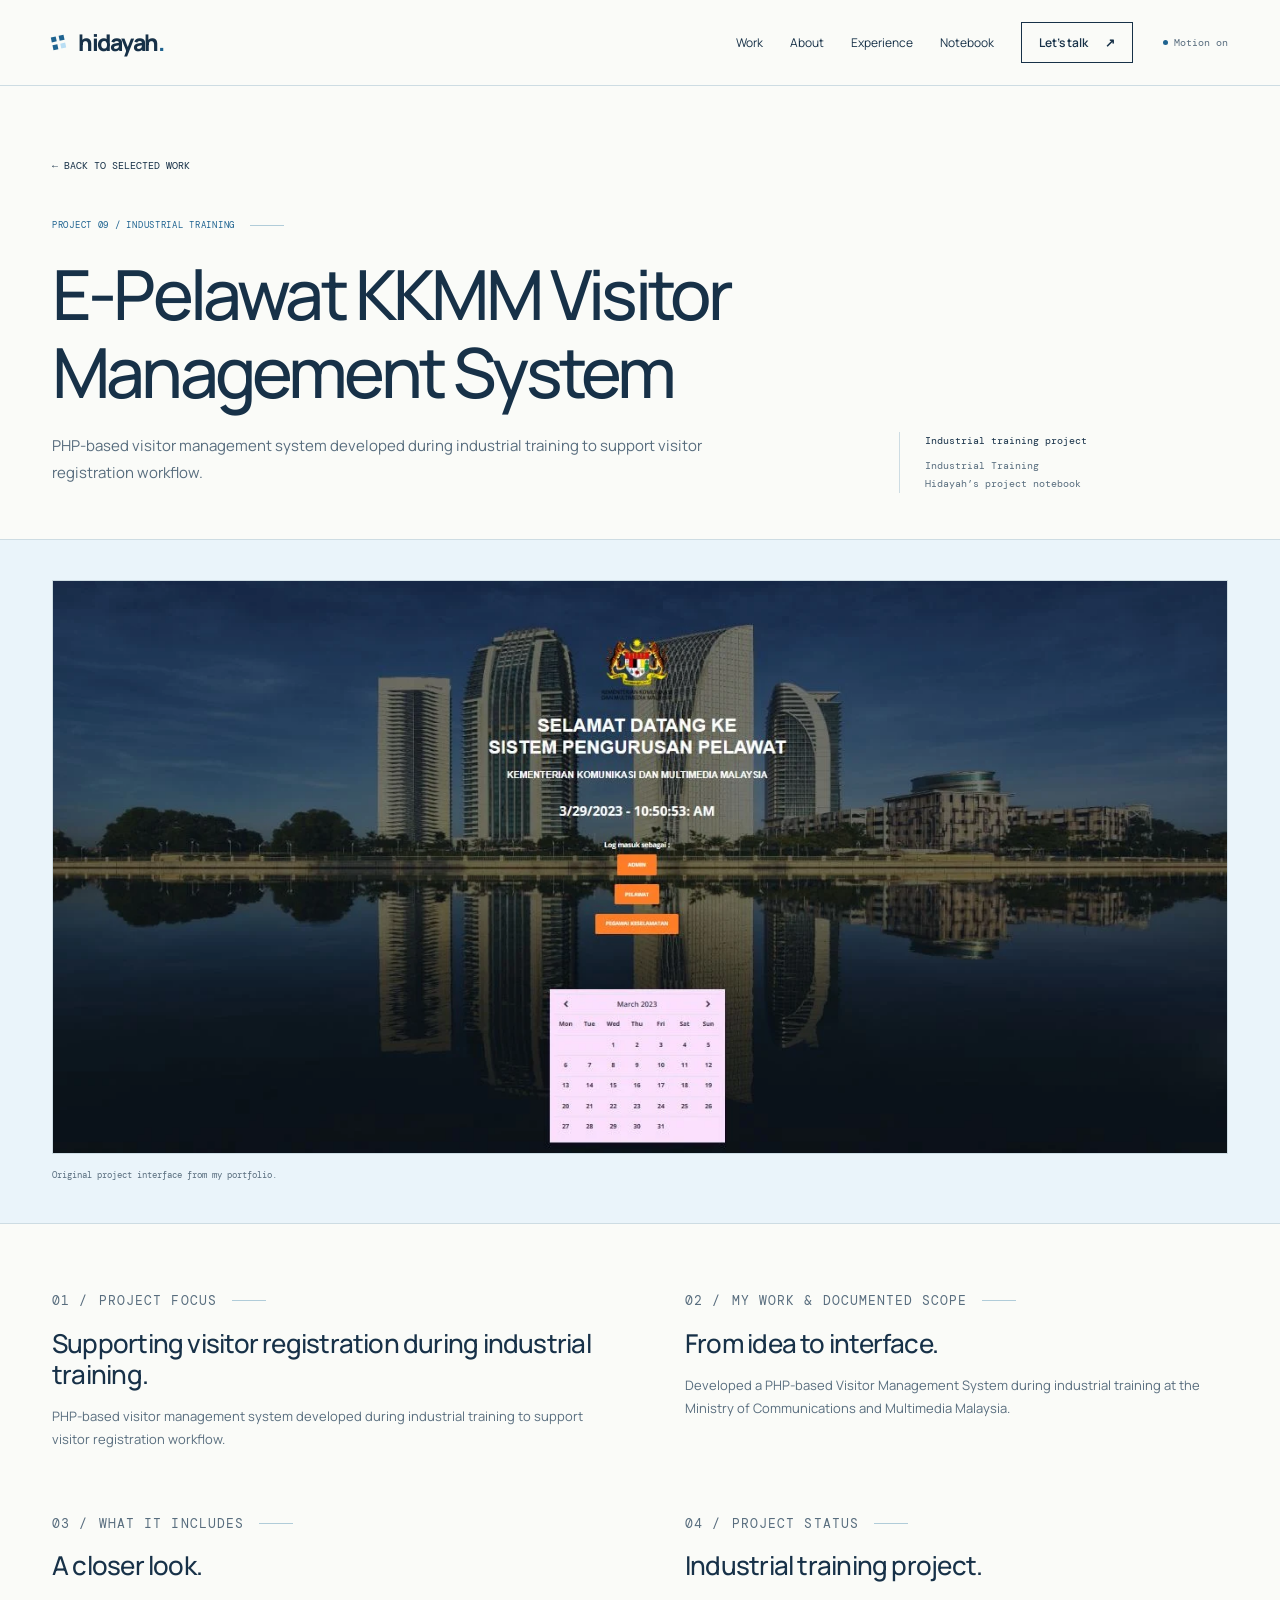
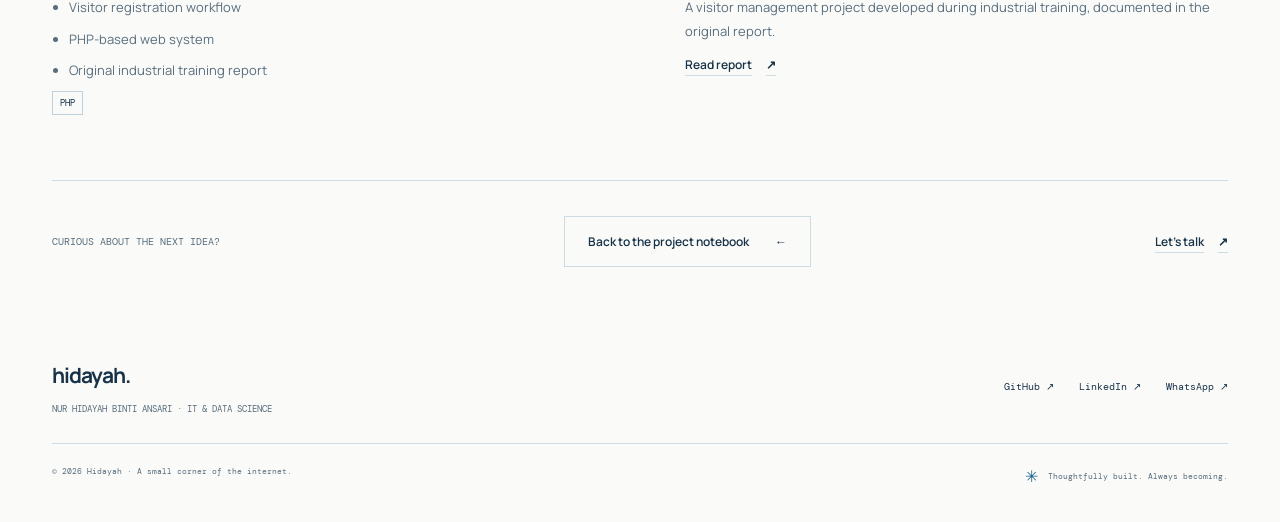
<file: projects/visitor-management.html>
<!doctype html>
<html lang="en">
  <head>
    <meta charset="utf-8" />
    <meta name="viewport" content="width=device-width, initial-scale=1" />
    <meta name="color-scheme" content="light" />
    <meta name="theme-color" content="#fafbf8" />
    <title>E-Pelawat KKMM Visitor Management System — Hidayah</title>
    <meta
      name="description"
      content="PHP-based visitor management system developed during industrial training to support visitor registration workflow."
    />
    <meta name="author" content="Nur Hidayah Binti Ansari" />
    <link
      rel="canonical"
      href="https://nrhdyh.github.io/Get-To-Know-Me/projects/visitor-management.html"
    />
    <meta property="og:type" content="website" />
    <meta
      property="og:title"
      content="E-Pelawat KKMM Visitor Management System — Hidayah"
    />
    <meta
      property="og:description"
      content="PHP-based visitor management system developed during industrial training to support visitor registration workflow."
    />
    <meta
      property="og:url"
      content="https://nrhdyh.github.io/Get-To-Know-Me/projects/visitor-management.html"
    />
    <meta
      property="og:image"
      content="https://nrhdyh.github.io/Get-To-Know-Me/images/me.jpeg"
    />
    <meta name="twitter:card" content="summary_large_image" />
    <link rel="icon" href="../assets/favicon.svg" type="image/svg+xml" />
    <link
      rel="preload"
      href="../assets/fonts/manrope.woff2"
      as="font"
      type="font/woff2"
      crossorigin
    />
    <link rel="stylesheet" href="../assets/site.css" />
    <script src="../assets/site.js" defer></script>
  </head>
  <body id="top">
    <a class="skip-link" href="#main">Skip to content</a>
    <header class="site-header">
      <div class="scroll-progress" id="scrollProgress" aria-hidden="true"></div>
      <div class="wrap header-inner">
        <a class="brand" href="../index.html#top" aria-label="Hidayah, home"
          ><span class="brand-mark" aria-hidden="true"
            ><i></i><i></i><i></i><i></i></span
          ><span>hidayah<span class="dot">.</span></span></a
        >
        <nav class="nav" id="navigation" aria-label="Main navigation">
          <a class="nav-link" href="../index.html#portfolio">Work</a
          ><a class="nav-link" href="../index.html#about">About</a
          ><a class="nav-link" href="../index.html#experience">Experience</a
          ><a class="nav-link" href="../index.html#exploring">Notebook</a
          ><a class="nav-cta" href="../index.html#contact"
            >Let’s talk <span class="arrow" aria-hidden="true">↗</span></a
          >
        </nav>
        <button
          class="motion-toggle"
          type="button"
          data-motion-toggle
          aria-pressed="false"
          hidden
        >
          Motion off</button
        ><button
          class="menu-toggle"
          type="button"
          id="menuToggle"
          aria-expanded="false"
          aria-controls="navigation"
          aria-label="Open navigation"
          hidden
        >
          ☰
        </button>
      </div>
    </header>
    <main id="main">
      <section class="case-hero">
        <div class="wrap">
          <a class="case-back" href="../index.html#portfolio"
            >← BACK TO SELECTED WORK</a
          >
          <p class="eyebrow">PROJECT 09 / Industrial Training</p>
          <h1>E-Pelawat KKMM Visitor Management System</h1>
          <div class="case-intro">
            <p>
              PHP-based visitor management system developed during industrial
              training to support visitor registration workflow.
            </p>
            <div class="case-meta">
              <strong>Industrial training project</strong>Industrial Training<br />Hidayah’s
              project notebook
            </div>
          </div>
        </div>
      </section>
      <section class="case-media" aria-label="Original project preview">
        <div class="wrap">
          <figure>
            <img
              src="../assets/images/p2-1440.webp"
              srcset="
                ../assets/images/p2-720.webp   720w,
                ../assets/images/p2-1440.webp 1340w
              "
              sizes="(max-width:650px) calc(100vw - 64px), (max-width:900px) 90vw, 1120px"
              alt="E-Pelawat KKMM Visitor Management System preview"
              width="1340"
              height="653"
              loading="lazy"
              decoding="async"
            />
            <figcaption>
              Original project interface from my portfolio.
            </figcaption>
          </figure>
        </div>
      </section>
      <div class="wrap">
        <div class="case-story">
          <section data-reveal>
            <p class="eyebrow">
              <span class="section-no">01 /</span> Project focus
            </p>
            <h2>Supporting visitor registration during industrial training.</h2>
            <p>
              PHP-based visitor management system developed during industrial
              training to support visitor registration workflow.
            </p>
          </section>
          <section data-reveal>
            <p class="eyebrow">
              <span class="section-no">02 /</span> My work & documented scope
            </p>
            <h2>From idea to interface.</h2>
            <p>
              Developed a PHP-based Visitor Management System during industrial
              training at the Ministry of Communications and Multimedia
              Malaysia.
            </p>
          </section>
          <section data-reveal>
            <p class="eyebrow">
              <span class="section-no">03 /</span> What it includes
            </p>
            <h2>A closer look.</h2>
            <ul>
              <li>Visitor registration workflow</li>
              <li>PHP-based web system</li>
              <li>Original industrial training report</li>
            </ul>
            <div class="tech-tags"><span>PHP</span></div>
          </section>
          <section data-reveal>
            <p class="eyebrow">
              <span class="section-no">04 /</span> Project status
            </p>
            <h2>Industrial training project.</h2>
            <p>
              A visitor management project developed during industrial training,
              documented in the original report.
            </p>
            <a
              class="text-link"
              href="../images/LAPORAN AKHIR OJT .pdf"
              target="_blank"
              rel="noopener noreferrer"
              >Read report <span class="arrow" aria-hidden="true">↗</span></a
            >
          </section>
        </div>
        <div class="case-outro">
          <p>CURIOUS ABOUT THE NEXT IDEA?</p>
          <a class="btn btn-light" href="../index.html#portfolio"
            >Back to the project notebook
            <span class="arrow" aria-hidden="true">←</span></a
          ><a class="text-link" href="../index.html#contact"
            >Let’s talk <span class="arrow" aria-hidden="true">↗</span></a
          >
        </div>
      </div>
    </main>
    <footer class="footer">
      <div class="wrap">
        <div class="footer-top">
          <div>
            <a class="footer-brand" href="../index.html#top">hidayah.</a>
            <p class="footer-name">
              NUR HIDAYAH BINTI ANSARI · IT &amp; DATA SCIENCE
            </p>
          </div>
          <div class="footer-social">
            <a
              href="https://github.com/nrhdyh"
              target="_blank"
              rel="noopener noreferrer"
              >GitHub <span class="arrow" aria-hidden="true">↗</span></a
            ><a
              href="https://www.linkedin.com/in/nur-hidayah-711868215"
              target="_blank"
              rel="noopener noreferrer"
              >LinkedIn <span class="arrow" aria-hidden="true">↗</span></a
            ><a
              href="https://wa.me/60125057046"
              target="_blank"
              rel="noopener noreferrer"
              >WhatsApp <span class="arrow" aria-hidden="true">↗</span></a
            >
          </div>
        </div>
        <div class="footer-bottom">
          <p>© 2026 Hidayah · A small corner of the internet.</p>
          <p class="footer-signature">
            <span aria-hidden="true">✳</span> Thoughtfully built. Always
            becoming.
          </p>
        </div>
      </div>
    </footer>
    <button
      class="back-top"
      id="backTop"
      type="button"
      aria-label="Back to top"
      hidden
    >
      ↑</button
    ><canvas class="cursor-canvas" id="cursorTrail" aria-hidden="true"></canvas
    ><span class="cursor-label" id="cursorLabel" aria-hidden="true"></span>
  </body>
</html>
</file>
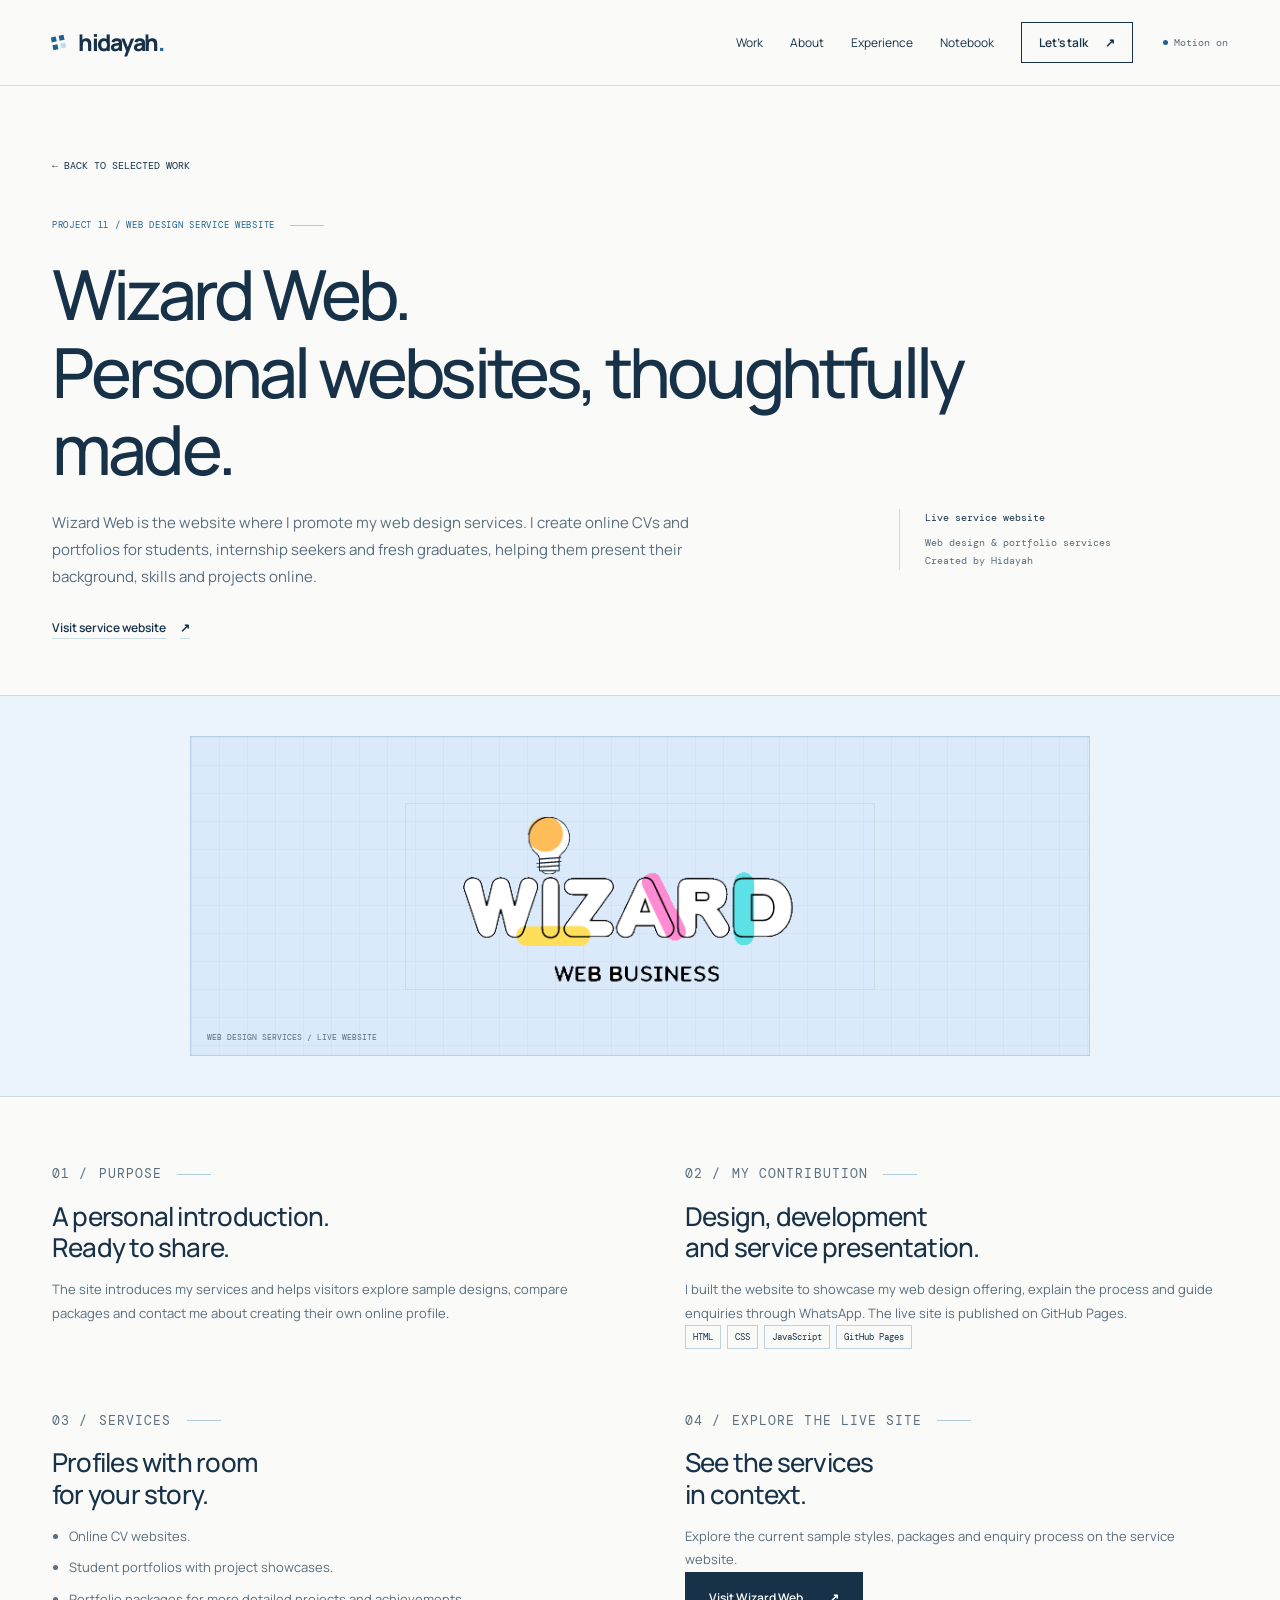
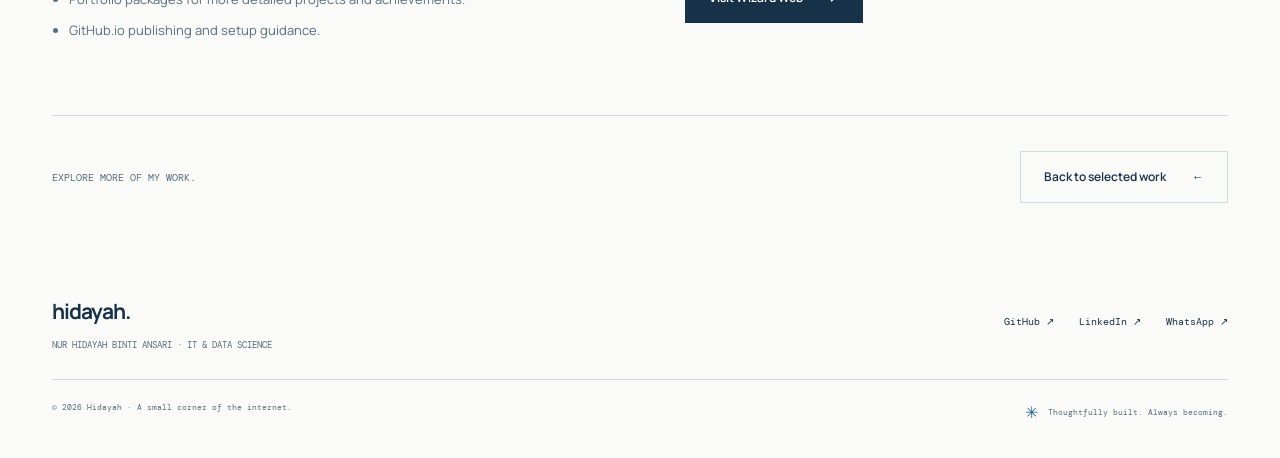
<file: projects/wizard-web.html>
<!doctype html>
<html lang="en">
  <head>
    <meta charset="utf-8" />
    <meta name="viewport" content="width=device-width, initial-scale=1" />
    <meta name="color-scheme" content="light" />
    <meta name="theme-color" content="#fafbf8" />
    <title>Wizard Web — Hidayah’s Web Design Services</title>
    <meta
      name="description"
      content="Wizard Web is Hidayah’s service website promoting online CV and portfolio creation for students, internship seekers and fresh graduates."
    />
    <meta name="author" content="Nur Hidayah Binti Ansari" />
    <link
      rel="canonical"
      href="https://nrhdyh.github.io/Get-To-Know-Me/projects/wizard-web.html"
    />
    <meta property="og:type" content="website" />
    <meta
      property="og:title"
      content="Wizard Web — Hidayah’s Web Design Services"
    />
    <meta
      property="og:description"
      content="Wizard Web is Hidayah’s service website promoting online CV and portfolio creation for students, internship seekers and fresh graduates."
    />
    <meta
      property="og:url"
      content="https://nrhdyh.github.io/Get-To-Know-Me/projects/wizard-web.html"
    />
    <meta
      property="og:image"
      content="https://nrhdyh.github.io/Get-To-Know-Me/images/me.jpeg"
    />
    <meta name="twitter:card" content="summary_large_image" />
    <link rel="icon" href="../assets/favicon.svg" type="image/svg+xml" />
    <link
      rel="preload"
      href="../assets/fonts/manrope.woff2"
      as="font"
      type="font/woff2"
      crossorigin
    />
    <link rel="stylesheet" href="../assets/site.css" />
    <script src="../assets/site.js" defer></script>
  </head>
  <body id="top">
    <a class="skip-link" href="#main">Skip to content</a>
    <header class="site-header">
      <div class="scroll-progress" id="scrollProgress" aria-hidden="true"></div>
      <div class="wrap header-inner">
        <a class="brand" href="../index.html#top" aria-label="Hidayah, home"
          ><span class="brand-mark" aria-hidden="true"
            ><i></i><i></i><i></i><i></i></span
          ><span>hidayah<span class="dot">.</span></span></a
        >
        <nav class="nav" id="navigation" aria-label="Main navigation">
          <a class="nav-link" href="../index.html#portfolio">Work</a
          ><a class="nav-link" href="../index.html#about">About</a
          ><a class="nav-link" href="../index.html#experience">Experience</a
          ><a class="nav-link" href="../index.html#exploring">Notebook</a
          ><a class="nav-cta" href="../index.html#contact"
            >Let’s talk <span class="arrow" aria-hidden="true">↗</span></a
          >
        </nav>
        <button
          class="motion-toggle"
          type="button"
          data-motion-toggle
          aria-pressed="false"
          hidden
        >
          Motion off</button
        ><button
          class="menu-toggle"
          type="button"
          id="menuToggle"
          aria-expanded="false"
          aria-controls="navigation"
          aria-label="Open navigation"
          hidden
        >
          ☰
        </button>
      </div>
    </header>
    <main id="main">
      <section class="case-hero">
        <div class="wrap">
          <a class="case-back" href="../index.html#portfolio"
            >← BACK TO SELECTED WORK</a
          >
          <p class="eyebrow">PROJECT 11 / WEB DESIGN SERVICE WEBSITE</p>
          <h1>Wizard Web.<br />Personal websites, thoughtfully made.</h1>
          <div class="case-intro">
            <div>
              <p>
                Wizard Web is the website where I promote my web design
                services. I create online CVs and portfolios for students,
                internship seekers and fresh graduates, helping them present
                their background, skills and projects online.
              </p>
              <a
                class="text-link"
                href="https://nrhdyh.github.io/Wizard-Web/"
                target="_blank"
                rel="noopener noreferrer"
                >Visit service website
                <span class="arrow" aria-hidden="true">↗</span></a
              >
            </div>
            <div class="case-meta">
              <strong>Live service website</strong>Web design &amp; portfolio
              services<br />Created by Hidayah
            </div>
          </div>
        </div>
      </section>
      <section
        class="case-media"
        aria-label="Wizard Web service website branding"
      >
        <div class="wrap">
          <div class="wizard-stage service-visual">
            <span class="wizard-grid" aria-hidden="true"></span>
            <img
              class="wizard-logo"
              src="../assets/images/wizard-web-logo.webp"
              alt="Wizard Web logo from my service website"
              width="500"
              height="198"
              loading="lazy"
              decoding="async"
            />
            <span class="wizard-annotation"
              >WEB DESIGN SERVICES / LIVE WEBSITE</span
            >
          </div>
        </div>
      </section>
      <div class="wrap">
        <div class="case-story">
          <section data-reveal>
            <p class="eyebrow"><span class="section-no">01 /</span> Purpose</p>
            <h2>A personal introduction.<br />Ready to share.</h2>
            <p>
              The site introduces my services and helps visitors explore sample
              designs, compare packages and contact me about creating their own
              online profile.
            </p>
          </section>
          <section data-reveal>
            <p class="eyebrow">
              <span class="section-no">02 /</span> My contribution
            </p>
            <h2>Design, development<br />and service presentation.</h2>
            <p>
              I built the website to showcase my web design offering, explain
              the process and guide enquiries through WhatsApp. The live site is
              published on GitHub Pages.
            </p>
            <div class="tech-tags">
              <span>HTML</span><span>CSS</span><span>JavaScript</span
              ><span>GitHub Pages</span>
            </div>
          </section>
          <section data-reveal>
            <p class="eyebrow"><span class="section-no">03 /</span> Services</p>
            <h2>Profiles with room<br />for your story.</h2>
            <ul>
              <li>Online CV websites.</li>
              <li>Student portfolios with project showcases.</li>
              <li>
                Portfolio packages for more detailed projects and achievements.
              </li>
              <li>GitHub.io publishing and setup guidance.</li>
            </ul>
          </section>
          <section data-reveal>
            <p class="eyebrow">
              <span class="section-no">04 /</span> Explore the live site
            </p>
            <h2>See the services<br />in context.</h2>
            <p>
              Explore the current sample styles, packages and enquiry process on
              the service website.
            </p>
            <a
              class="btn"
              href="https://nrhdyh.github.io/Wizard-Web/"
              target="_blank"
              rel="noopener noreferrer"
              data-magnetic
              >Visit Wizard Web
              <span class="arrow" aria-hidden="true">↗</span></a
            >
          </section>
        </div>
        <div class="case-outro">
          <p>EXPLORE MORE OF MY WORK.</p>
          <a class="btn btn-light" href="../index.html#portfolio"
            >Back to selected work
            <span class="arrow" aria-hidden="true">←</span></a
          >
        </div>
      </div>
    </main>
    <footer class="footer">
      <div class="wrap">
        <div class="footer-top">
          <div>
            <a class="footer-brand" href="../index.html#top">hidayah.</a>
            <p class="footer-name">
              NUR HIDAYAH BINTI ANSARI · IT &amp; DATA SCIENCE
            </p>
          </div>
          <div class="footer-social">
            <a
              href="https://github.com/nrhdyh"
              target="_blank"
              rel="noopener noreferrer"
              >GitHub <span class="arrow" aria-hidden="true">↗</span></a
            ><a
              href="https://www.linkedin.com/in/nur-hidayah-711868215"
              target="_blank"
              rel="noopener noreferrer"
              >LinkedIn <span class="arrow" aria-hidden="true">↗</span></a
            ><a
              href="https://wa.me/60125057046"
              target="_blank"
              rel="noopener noreferrer"
              >WhatsApp <span class="arrow" aria-hidden="true">↗</span></a
            >
          </div>
        </div>
        <div class="footer-bottom">
          <p>© 2026 Hidayah · A small corner of the internet.</p>
          <p class="footer-signature">
            <span aria-hidden="true">✳</span> Thoughtfully built. Always
            becoming.
          </p>
        </div>
      </div>
    </footer>
    <button
      class="back-top"
      id="backTop"
      type="button"
      aria-label="Back to top"
      hidden
    >
      ↑</button
    ><canvas class="cursor-canvas" id="cursorTrail" aria-hidden="true"></canvas
    ><span class="cursor-label" id="cursorLabel" aria-hidden="true"></span>
  </body>
</html>
</file>
<file: assets/site.css>
@font-face {
  font-family: Manrope;
  src: url("fonts/manrope.woff2") format("woff2");
  font-weight: 200 800;
  font-display: swap;
}
@font-face {
  font-family: "DM Mono";
  src: url("fonts/dm-mono.woff2") format("woff2");
  font-weight: 400;
  font-display: swap;
}
@font-face {
  font-family: Caveat;
  src: url("fonts/caveat.woff2") format("woff2");
  font-weight: 400 700;
  font-display: swap;
}
:root {
  --paper: #fafbf8;
  --navy: #173148;
  --muted: #586d7e;
  --blue: #1e6390;
  --sky: #b9def4;
  --ice: #eaf4fa;
  --line: #cddce3;
  --white: #fff;
  --max: 1240px;
  --mono: "DM Mono", monospace;
  --sans: Manrope, "Segoe UI", sans-serif;
}
*,
*::before,
*::after {
  box-sizing: border-box;
}
html {
  scroll-behavior: smooth;
  scroll-padding-top: 100px;
}
body {
  margin: 0;
  background: var(--paper);
  color: var(--navy);
  font: 15px/1.8 var(--sans);
  -webkit-font-smoothing: antialiased;
}
body,
button,
input {
  font-family: var(--sans);
}
a {
  color: inherit;
  text-decoration: none;
}
button,
input {
  font-size: inherit;
}
button {
  cursor: pointer;
}
button,
a {
  -webkit-tap-highlight-color: transparent;
}
button {
  color: inherit;
}
h1,
h2,
h3,
h4,
p {
  margin: 0;
}
h1,
h2,
h3,
h4 {
  line-height: 1.2;
}
img {
  display: block;
  max-width: 100%;
}
svg {
  display: block;
}
[hidden] {
  display: none !important;
}
::selection {
  color: var(--navy);
  background: var(--sky);
}
:focus-visible {
  outline: 3px solid #1e6390;
  outline-offset: 6px;
}
.wrap {
  width: min(var(--max), calc(100% - 104px));
  margin-inline: auto;
}
.mono,
.eyebrow,
.section-no {
  font-family: var(--mono);
}
.sr-only {
  position: absolute;
  width: 1px;
  height: 1px;
  padding: 0;
  margin: -1px;
  overflow: hidden;
  clip: rect(0, 0, 0, 0);
  white-space: nowrap;
  border: 0;
}
.skip-link {
  position: fixed;
  top: -80px;
  left: 16px;
  z-index: 100;
  padding: 10px 20px;
  background: var(--navy);
  color: white;
}
.skip-link:focus {
  top: 12px;
}
.site-header {
  height: 86px;
  position: sticky;
  top: 0;
  z-index: 30;
  background: rgba(250, 251, 248, 0.97);
  border-bottom: 1px solid var(--line);
}
.header-inner {
  height: 100%;
  display: flex;
  align-items: center;
  gap: 30px;
}
.brand {
  display: inline-flex;
  align-items: center;
  gap: 13px;
  margin-right: auto;
  font-size: 23px;
  font-weight: 800;
  letter-spacing: -1.3px;
}
.brand-mark {
  display: grid;
  grid-template-columns: repeat(2, 5px);
  gap: 3px;
  transform: rotate(-12deg);
}
.brand-mark i {
  width: 5px;
  height: 5px;
  background: var(--blue);
}
.brand-mark i:last-child {
  background: var(--sky);
}
.brand .dot {
  color: var(--blue);
}
.nav {
  display: flex;
  align-items: center;
  gap: 27px;
}
.nav-link {
  font-size: 12px;
  position: relative;
  padding: 12px 0;
}
.nav-link::after {
  content: "";
  position: absolute;
  bottom: 6px;
  left: 0;
  width: 100%;
  height: 1px;
  background: var(--blue);
  transform: scaleX(0);
  transform-origin: left;
  transition: transform 0.22s;
}
.nav-link:hover::after,
.nav-link[aria-current]::after {
  transform: scaleX(1);
}
.nav-cta {
  font-size: 12px;
  font-weight: 600;
  display: flex;
  align-items: center;
  gap: 17px;
  border: 1px solid var(--navy);
  padding: 9px 17px;
}
.arrow {
  display: inline-block;
  transition: transform 0.22s;
}
.nav-cta:hover .arrow,
.btn:hover .arrow,
.text-link:hover .arrow {
  transform: translate(3px, -3px);
}
.motion-toggle {
  display: flex;
  align-items: center;
  gap: 6px;
  background: none;
  border: 0;
  padding: 10px 0;
  font: 10px var(--mono);
  color: var(--muted);
  min-height: 44px;
}
.motion-toggle::before {
  content: "";
  width: 5px;
  height: 5px;
  background: var(--blue);
  border-radius: 50%;
}
.motion-toggle[aria-pressed="false"]::before {
  background: var(--muted);
}
.menu-toggle {
  display: none;
  background: none;
  border: 1px solid var(--line);
  width: 44px;
  height: 44px;
  font-size: 20px;
}
.scroll-progress {
  position: absolute;
  bottom: -1px;
  left: 0;
  height: 2px;
  background: var(--blue);
  width: 100%;
  transform: scaleX(0);
  transform-origin: left;
}
.hero {
  position: relative;
  isolation: isolate;
  overflow: hidden;
  padding: 50px 0 0;
}
.hero-canvas {
  position: absolute;
  inset: 0;
  width: 100%;
  height: 100%;
  z-index: -1;
  pointer-events: none;
}
.hero-topline {
  display: flex;
  justify-content: space-between;
  gap: 20px;
  font: 10px var(--mono);
  letter-spacing: 0.06em;
  color: var(--muted);
}
.hero-topline span:first-child {
  display: flex;
  align-items: center;
  gap: 9px;
}
.small-cross {
  font-size: 19px;
  color: var(--blue);
}
.hero-grid {
  display: grid;
  grid-template-columns: 1.12fr 1fr;
  gap: 38px;
  align-items: center;
  padding: 58px 0 61px;
  min-height: 623px;
}
.hero-copy {
  position: relative;
  z-index: 3;
}
.greeting {
  font:
    31px Caveat,
    cursive;
  color: var(--blue);
  display: inline-block;
  transform: rotate(-6deg);
  margin-bottom: 18px;
}
.hero h1 {
  font-size: clamp(54px, 5.6vw, 83px);
  font-weight: 600;
  letter-spacing: -0.068em;
  line-height: 1.09;
}
.line-mask {
  display: block;
  overflow: hidden;
  padding-bottom: 0.08em;
  margin-bottom: -0.08em;
}
.line-mask > span {
  display: block;
}
.hero h1 em {
  font-family: Georgia, serif;
  font-weight: 400;
  color: var(--blue);
  letter-spacing: -0.05em;
}
.hero h1 .last-line {
  display: flex;
  align-items: center;
  gap: 15px;
}
.inline-spark {
  font-family: Georgia, serif;
  font-size: 62px;
  font-weight: 400;
  color: #72b5df;
  line-height: 0.9;
}
.hero-lead {
  max-width: 460px;
  color: var(--muted);
  font-size: 14px;
  line-height: 1.9;
  margin-top: 25px;
}
.hero-lead strong {
  color: var(--navy);
  font-weight: 650;
}
.hero-actions {
  display: flex;
  align-items: center;
  flex-wrap: wrap;
  gap: 24px;
  margin-top: 29px;
}
.btn {
  position: relative;
  display: inline-flex;
  align-items: center;
  justify-content: center;
  gap: 26px;
  padding: 14px 23px;
  min-height: 50px;
  background: var(--navy);
  border: 1px solid var(--navy);
  color: var(--white);
  font-size: 12px;
  font-weight: 600;
  transition: background 0.2s;
  will-change: auto;
}
.btn:hover {
  background: #245576;
}
.btn-light {
  background: transparent;
  color: var(--navy);
  border-color: var(--line);
}
.btn-light:hover {
  background: var(--ice);
}
.btn-sky {
  background: var(--sky);
  border-color: var(--sky);
  color: var(--navy);
}
.btn-sky:hover {
  background: #a5d5f2;
}
.text-link {
  display: inline-flex;
  align-items: center;
  gap: 14px;
  font-size: 12px;
  font-weight: 600;
  min-height: 44px;
  text-decoration: underline;
  text-decoration-color: var(--line);
  text-underline-offset: 6px;
}
.text-link:hover {
  text-decoration-color: var(--blue);
}
.hero-note {
  font: 9px var(--mono);
  color: var(--muted);
  margin-top: 23px;
  display: flex;
  gap: 20px;
}
.hero-note span + span::before {
  content: "·";
  margin-right: 20px;
}
.hero-visual {
  position: relative;
  height: 478px;
  min-width: 0;
}
.portrait-shell {
  position: absolute;
  left: 17%;
  top: 8%;
  width: 67%;
  height: 86%;
  border-radius: 48% 48% 2px 2px;
  background: var(--sky);
  overflow: hidden;
  box-shadow: 10px 12px 0 rgba(193, 220, 235, 0.38);
}
.portrait-shell img {
  height: 100%;
  width: 100%;
  object-fit: cover;
  object-position: 49% center;
}
.portrait-shell::after {
  content: "";
  position: absolute;
  inset: 0;
  box-shadow: inset 0 0 0 1px rgba(23, 49, 72, 0.1);
}
.orbit {
  position: absolute;
  pointer-events: none;
  border: 1px solid #accfe5;
  border-radius: 50%;
  width: 92%;
  height: 88%;
  top: 5%;
  left: 6%;
  transform: rotate(-25deg);
}
.orbit::after {
  content: "";
  position: absolute;
  width: 9px;
  height: 9px;
  border-radius: 50%;
  background: #68aeda;
  top: 14%;
  left: 15%;
  box-shadow: 0 0 0 5px var(--paper);
}
.orbit-two {
  width: 100%;
  height: 65%;
  top: 17%;
  left: 0;
  transform: rotate(20deg);
  border-style: dashed;
  opacity: 0.7;
}
.orbit-two::after {
  top: auto;
  bottom: 7%;
  left: 72%;
  width: 5px;
  height: 5px;
}
.float-panel {
  position: absolute;
  background: var(--paper);
  border: 1px solid #bfd6e3;
  padding: 12px 16px;
  z-index: 2;
  box-shadow: 0 7px 20px rgba(48, 86, 110, 0.04);
  font-size: 12px;
  line-height: 1.6;
}
.float-panel .panel-label {
  font: 8px var(--mono);
  text-transform: uppercase;
  letter-spacing: 0.09em;
  display: block;
  color: var(--muted);
  margin-bottom: 5px;
}
.float-panel .panel-dot {
  width: 5px;
  height: 5px;
  display: inline-block;
  background: var(--blue);
  border-radius: 50%;
  margin-right: 6px;
}
.panel-one {
  top: 9%;
  right: -2%;
  transform: rotate(4deg);
}
.panel-two {
  left: -3%;
  top: 48%;
  transform: rotate(-4deg);
}
.panel-three {
  bottom: 3%;
  right: 0;
  transform: rotate(2deg);
  background: #dfedf6;
}
.panel-three strong {
  font: 11px var(--mono);
  font-weight: 400;
}
.portrait-caption {
  position: absolute;
  bottom: -24px;
  left: 19%;
  font: 9px var(--mono);
  color: var(--muted);
}
.visual-cross {
  position: absolute;
  right: 8%;
  top: 49%;
  font-size: 31px;
  color: var(--blue);
}
.hero-bottom {
  display: flex;
  justify-content: space-between;
  align-items: center;
  gap: 15px;
  border-top: 1px solid var(--line);
  padding: 24px 0;
  font: 9px var(--mono);
  color: var(--muted);
}
.scroll-cue {
  display: inline-flex;
  align-items: center;
  gap: 12px;
  color: var(--navy);
  min-height: 44px;
}
.scroll-cue i {
  width: 17px;
  height: 26px;
  border: 1px solid #9eb8c8;
  border-radius: 10px;
  position: relative;
}
.scroll-cue i::after {
  content: "";
  position: absolute;
  width: 2px;
  height: 6px;
  background: var(--blue);
  top: 5px;
  left: 6px;
}
.hero-bottom .right-note {
  display: flex;
  gap: 23px;
}
.status-dot {
  width: 6px;
  height: 6px;
  border-radius: 50%;
  background: #34805d;
  display: inline-block;
  margin-right: 8px;
}
.section {
  padding: 99px 0;
  scroll-margin-top: 88px;
}
.section-heading {
  display: grid;
  grid-template-columns: 1fr 1fr;
  align-items: end;
  gap: 70px;
  margin-bottom: 46px;
}
.section-heading > p {
  max-width: 385px;
  justify-self: end;
  color: var(--muted);
  font-size: 13px;
}
.eyebrow {
  display: flex;
  gap: 11px;
  align-items: center;
  color: var(--blue);
  font-size: 9px;
  letter-spacing: 0.08em;
  text-transform: uppercase;
  margin-bottom: 19px;
}
.section-no {
  color: var(--muted);
}
.eyebrow::after {
  content: "";
  width: 34px;
  height: 1px;
  background: #b0ccd9;
  margin-left: 4px;
}
.section h2 {
  font-size: clamp(35px, 4vw, 55px);
  font-weight: 500;
  letter-spacing: -0.05em;
  line-height: 1.13;
}
.section h2 em {
  font-family: Georgia, serif;
  font-weight: 400;
  color: var(--blue);
}
.work {
  background: #edf5f8;
  border-block: 1px solid var(--line);
}
.project-tools {
  display: flex;
  align-items: center;
  justify-content: space-between;
  flex-wrap: wrap;
  gap: 20px;
  border-block: 1px solid var(--line);
  padding: 12px 0;
  margin-bottom: 30px;
}
.project-filters {
  display: flex;
  gap: 17px;
  flex-wrap: wrap;
}
.filter-btn {
  font: 10px var(--mono);
  min-height: 44px;
  background: none;
  border: 0;
  padding: 7px 3px;
  color: var(--muted);
  position: relative;
}
.filter-btn[aria-pressed="true"] {
  color: var(--navy);
}
.filter-btn[aria-pressed="true"]::after {
  content: "";
  height: 1px;
  position: absolute;
  bottom: 4px;
  left: 0;
  right: 0;
  background: var(--navy);
}
.search-wrap input {
  border: 0;
  border-bottom: 1px solid #9bb7c8;
  background: none;
  padding: 9px 6px;
  font: 10px var(--mono);
  width: 160px;
  min-height: 44px;
  color: var(--navy);
}
.search-wrap input::placeholder {
  color: var(--muted);
}
.project-status {
  font: 9px var(--mono);
  color: var(--muted);
  margin-bottom: 25px;
}
.project-category {
  font: 9px var(--mono);
  color: var(--muted);
  text-transform: uppercase;
  letter-spacing: 0.05em;
  display: flex;
  align-items: center;
  gap: 12px;
}
.project-category .project-number {
  color: var(--blue);
  margin-right: 3px;
}
.project-category .featured-label {
  margin-left: auto;
  font-size: 8px;
  display: flex;
  align-items: center;
  gap: 6px;
  color: var(--blue);
}
.feature-project {
  border-bottom: 1px solid var(--line);
  padding-bottom: 45px;
}
.project-title-row {
  display: flex;
  align-items: center;
  justify-content: space-between;
  gap: 20px;
  margin: 16px 0 24px;
}
.project-title-row h3 {
  font-size: 37px;
  font-weight: 550;
  letter-spacing: -0.04em;
}
.circle-link {
  width: 48px;
  height: 48px;
  min-width: 48px;
  display: grid;
  place-items: center;
  border: 1px solid #a9c5d7;
  border-radius: 50%;
  font-size: 22px;
  transition: background 0.2s;
}
.circle-link:hover {
  background: var(--sky);
}
.screenshot-stage {
  position: relative;
  display: block;
  background: #d9e9ed;
  border: 1px solid #b6cfd7;
  padding: 35px 55px 0;
  overflow: hidden;
  perspective: 1200px;
}
.screenshot-stage::before {
  content: "PROJECT / 001 — SOCIOTRACK";
  font: 8px var(--mono);
  letter-spacing: 0.08em;
  position: absolute;
  top: 13px;
  left: 18px;
  color: #47697c;
}
.screenshot-stage img {
  width: 100%;
  height: auto;
  box-shadow: 0 0 45px rgba(39, 74, 83, 0.08);
  transform-origin: center;
  transition: transform 0.4s;
  will-change: auto;
}
.image-hover {
  position: absolute;
  inset: auto 16px 16px auto;
  max-width: 330px;
  background: var(--navy);
  color: white;
  padding: 16px 22px;
  display: flex;
  gap: 20px;
  align-items: center;
  transform: translateY(10px);
  opacity: 0;
  transition:
    opacity 0.22s,
    transform 0.22s;
  font-size: 11px;
  line-height: 1.7;
  pointer-events: none;
}
.screenshot-stage:hover .image-hover,
.screenshot-stage:focus-visible .image-hover {
  opacity: 1;
  transform: translateY(0);
}
.image-hover > span:last-child {
  font-size: 24px;
}
.feature-description {
  display: grid;
  grid-template-columns: 1.25fr 1fr 1fr;
  gap: 42px;
  margin-top: 27px;
}
.feature-description h4,
.project-detail-label {
  font: 8px var(--mono);
  letter-spacing: 0.07em;
  color: var(--blue);
  text-transform: uppercase;
  margin-bottom: 9px;
}
.feature-description p {
  font-size: 12px;
  color: var(--muted);
  line-height: 1.85;
}
.tech-tags {
  display: flex;
  flex-wrap: wrap;
  gap: 6px;
}
.tech-tags span {
  font: 9px var(--mono);
  border: 1px solid #bdd2dd;
  padding: 5px 7px;
  transition: background 0.2s;
}
.tech-tags span:hover {
  background: var(--sky);
}
.project-pair {
  display: grid;
  grid-template-columns: 1.05fr 0.95fr;
  gap: 55px;
  padding-top: 43px;
  align-items: start;
}
.project-preview {
  min-width: 0;
  transition: box-shadow 0.2s;
  transform-style: preserve-3d;
}
.project-preview .project-title-row h3 {
  font-size: 24px;
}
.project-preview p {
  font-size: 12px;
  color: var(--muted);
  margin-top: 17px;
  max-width: 440px;
}
.project-preview .text-link {
  margin-top: 8px;
}
.small-stage {
  padding: 28px 22px 0;
  background: #dce8f0;
}
.small-stage::before {
  content: "INTERNAL SYSTEM / ORIGINAL PREVIEW";
}
.small-stage img {
  aspect-ratio: 1.95;
  object-fit: contain;
  background: white;
}
.wizard-project {
  margin-top: 46px;
}
.wizard-stage {
  height: 246px;
  position: relative;
  background: #dbeafa;
  border: 1px solid #b8cfe4;
  display: flex;
  align-items: center;
  justify-content: center;
  overflow: hidden;
}
.wizard-grid {
  position: absolute;
  inset: 0;
  background-image:
    linear-gradient(#b4cfe340 1px, transparent 1px),
    linear-gradient(90deg, #b4cfe340 1px, transparent 1px);
  background-size: 28px 28px;
}
.wizard-mark {
  position: relative;
  font-size: 48px;
  font-weight: 600;
  line-height: 1.02;
  letter-spacing: -3px;
  z-index: 1;
}
.wizard-mark span {
  font-family: Georgia, serif;
  font-style: italic;
  font-weight: 400;
  color: var(--blue);
  display: block;
}
.wizard-spark {
  position: absolute;
  right: 24%;
  top: 18%;
  font-size: 55px;
  color: #5d9bcc;
}
.wizard-annotation {
  position: absolute;
  left: 16px;
  bottom: 13px;
  font: 8px var(--mono);
  color: var(--muted);
}
.wizard-stage .image-hover {
  inset: auto 12px 12px auto;
}
.wizard-stage:hover .image-hover,
.wizard-stage:focus-visible .image-hover {
  opacity: 1;
  transform: none;
}
.project-library {
  margin-top: 58px;
  border-top: 1px solid var(--line);
}
.project-library summary {
  cursor: pointer;
  list-style: none;
  display: flex;
  align-items: center;
  justify-content: space-between;
  gap: 20px;
  padding: 25px 0;
  font-size: 17px;
  letter-spacing: -0.02em;
}
.project-library summary::-webkit-details-marker {
  display: none;
}
.project-library summary small {
  font: 9px var(--mono);
  color: var(--muted);
  margin-left: 15px;
}
.project-library summary .plus {
  font-size: 25px;
  font-weight: 400;
}
.project-library[open] summary .plus {
  transform: rotate(45deg);
}
.library-row {
  display: grid;
  grid-template-columns: 34px 140px 1fr auto;
  align-items: center;
  gap: 24px;
  padding: 21px 0;
  border-top: 1px solid var(--line);
}
.library-row .project-number {
  font: 9px var(--mono);
  color: var(--muted);
}
.library-image {
  aspect-ratio: 1.9;
  border: 1px solid #b9cbd6;
  background: white;
  overflow: hidden;
}
.library-image img {
  width: 100%;
  height: 100%;
  object-fit: contain;
}
.library-info h3 {
  font-size: 16px;
  font-weight: 600;
  letter-spacing: -0.025em;
  margin-bottom: 4px;
}
.library-info p {
  font-size: 11px;
  color: var(--muted);
  max-width: 590px;
}
.library-info .project-category {
  margin-bottom: 7px;
  font-size: 8px;
}
.library-action {
  font: 9px var(--mono);
  padding: 12px 0;
  display: inline-flex;
  gap: 10px;
  min-height: 44px;
}
.empty-state {
  padding: 45px;
  text-align: center;
  border: 1px dashed var(--line);
}
.empty-state p {
  color: var(--muted);
  margin: 10px 0 18px;
}
.about-grid {
  display: grid;
  grid-template-columns: 0.78fr 1.22fr;
  gap: 98px;
}
.about-aside {
  position: relative;
  border: 1px solid var(--line);
  background: var(--ice);
  padding: 31px;
  max-width: 370px;
  align-self: start;
}
.about-aside::before {
  content: "";
  position: absolute;
  width: 70px;
  height: 19px;
  top: -9px;
  left: 38%;
  background: rgba(166, 198, 219, 0.6);
  transform: rotate(-5deg);
}
.about-aside .note-title {
  font:
    27px Caveat,
    cursive;
  color: var(--blue);
  margin-bottom: 25px;
}
.about-aside dt {
  font: 8px var(--mono);
  text-transform: uppercase;
  color: var(--muted);
  margin-top: 15px;
}
.about-aside dd {
  font-size: 12px;
  margin: 4px 0 0;
  overflow-wrap: anywhere;
}
.about-aside dl {
  margin: 0;
}
.about-doodle {
  display: flex;
  align-items: center;
  justify-content: space-between;
  margin-top: 28px;
  border-top: 1px dashed #9cbacd;
  padding-top: 15px;
  font: 9px var(--mono);
  color: var(--muted);
}
.about-doodle span:last-child {
  font:
    26px Caveat,
    cursive;
  color: var(--blue);
  transform: rotate(-5deg);
}
.about-copy h3 {
  font-size: 29px;
  font-weight: 500;
  letter-spacing: -0.04em;
  line-height: 1.4;
  margin-bottom: 23px;
}
.about-copy p {
  font-size: 13px;
  color: var(--muted);
  margin-bottom: 17px;
}
.about-copy .text-link {
  margin-top: 10px;
}
.about-copy .mini-values {
  display: flex;
  gap: 27px;
  border-top: 1px solid var(--line);
  margin-top: 24px;
  padding-top: 20px;
  font: 9px var(--mono);
  color: var(--blue);
}
.experience {
  padding-top: 0;
}
.experience-layout {
  display: grid;
  grid-template-columns: 0.68fr 1.32fr;
  gap: 88px;
}
.experience-layout h2 {
  max-width: 300px;
}
.timeline-item {
  padding: 29px 0;
  border-top: 1px solid var(--line);
  display: grid;
  grid-template-columns: 155px 1fr;
  gap: 20px;
}
.timeline-item:last-child {
  border-bottom: 1px solid var(--line);
}
.timeline-date {
  font: 9px/1.8 var(--mono);
  color: var(--muted);
}
.timeline-date span {
  display: block;
  color: var(--blue);
  margin-top: 8px;
}
.timeline-item h3 {
  font-size: 18px;
  font-weight: 600;
  letter-spacing: -0.02em;
  margin-bottom: 7px;
}
.timeline-item h4 {
  font-size: 11px;
  font-weight: 500;
  color: var(--blue);
  margin-bottom: 12px;
}
.timeline-item ul {
  padding-left: 17px;
  margin: 0;
  font-size: 11px;
  color: var(--muted);
}
.timeline-item li {
  margin-bottom: 5px;
}
.timeline-item li::marker {
  color: #6b9ebb;
}
.education {
  background: var(--ice);
  border-block: 1px solid var(--line);
}
.education-layout {
  display: grid;
  grid-template-columns: 1.25fr 0.75fr;
  gap: 80px;
}
.education-list article {
  display: grid;
  grid-template-columns: 100px 1fr;
  gap: 27px;
  border-top: 1px solid #bfd3df;
  padding: 22px 0;
}
.education-list .date {
  font: 9px var(--mono);
  color: var(--muted);
  padding-top: 4px;
}
.education-list h3 {
  font-size: 17px;
  font-weight: 600;
  margin-bottom: 7px;
  letter-spacing: -0.02em;
}
.education-list .qualification {
  font-size: 11px;
  color: var(--muted);
}
.education-list .grade {
  font: 9px var(--mono);
  color: var(--blue);
  margin-top: 9px;
}
.achievement-note {
  position: relative;
  padding: 30px;
  border: 1px solid #accbdf;
  background: var(--paper);
  align-self: start;
  transform: rotate(2deg);
}
.award-star {
  font-size: 48px;
  color: var(--blue);
  line-height: 1;
}
.achievement-note .small-label {
  display: block;
  font: 8px var(--mono);
  color: var(--muted);
  text-transform: uppercase;
  margin: 19px 0 12px;
}
.achievement-note h3 {
  font-size: 25px;
  font-weight: 500;
  line-height: 1.3;
  letter-spacing: -0.04em;
}
.achievement-note h3 em {
  font-family: Georgia, serif;
  font-weight: 400;
  color: var(--blue);
}
.achievement-note p {
  font-size: 11px;
  line-height: 1.9;
  color: var(--muted);
  margin-top: 14px;
}
.milestone-row {
  display: grid;
  grid-template-columns: 1fr 1fr;
  gap: 35px;
  margin-top: 24px;
}
.milestone-row article {
  border-top: 1px solid #bfd3df;
  padding-top: 20px;
}
.milestone-row h3 {
  font-size: 13px;
  font-weight: 600;
  margin-bottom: 8px;
}
.milestone-row p {
  color: var(--muted);
  font-size: 11px;
}
.skill-rows {
  border-top: 1px solid var(--line);
}
.skill-row {
  display: grid;
  grid-template-columns: 40px 230px 1fr;
  gap: 35px;
  border-bottom: 1px solid var(--line);
  padding: 27px 0;
}
.skill-row .number {
  font: 9px var(--mono);
  color: var(--muted);
  padding-top: 6px;
}
.skill-row h3 {
  font-size: 17px;
  font-weight: 600;
  letter-spacing: -0.02em;
}
.skill-row p {
  font-size: 11px;
  color: var(--muted);
  margin-top: 7px;
}
.skill-chips {
  display: flex;
  align-content: start;
  flex-wrap: wrap;
  gap: 8px;
  padding-top: 3px;
}
.skill-chip {
  background: none;
  border: 1px solid var(--line);
  font: 10px var(--mono);
  padding: 8px 12px;
  min-height: 38px;
  transition:
    background 0.2s,
    border-color 0.2s;
}
.skill-chip:hover,
.skill-chip[aria-pressed="true"] {
  background: var(--ice);
  border-color: #91b9d2;
}
.skill-insight {
  font-size: 12px;
  color: var(--muted);
  min-height: 55px;
  margin-top: 19px;
}
.skill-insight strong {
  color: var(--navy);
}
.exploring {
  padding-top: 0;
}
.explore-panel {
  border: 1px solid var(--line);
  display: grid;
  grid-template-columns: 0.9fr 1.1fr;
  background: #f0f6f9;
}
.explore-intro {
  padding: 42px;
  border-right: 1px solid var(--line);
  position: relative;
  overflow: hidden;
}
.explore-intro h2 {
  font-size: 36px;
  max-width: 300px;
}
.explore-intro p {
  font-size: 12px;
  color: var(--muted);
  margin-top: 20px;
  max-width: 280px;
}
.explore-intro .doodle {
  position: absolute;
  bottom: 14px;
  right: 25px;
  font:
    26px Caveat,
    cursive;
  color: var(--blue);
  transform: rotate(-6deg);
}
.explore-notes {
  padding: 16px 35px;
}
.explore-notes article {
  display: grid;
  grid-template-columns: 35px 1fr;
  gap: 20px;
  padding: 23px 0;
  border-bottom: 1px solid var(--line);
}
.explore-notes article:last-child {
  border: 0;
}
.explore-notes .glyph {
  color: var(--blue);
  font-size: 23px;
}
.explore-notes h3 {
  font-size: 14px;
  font-weight: 600;
  letter-spacing: -0.02em;
  margin-bottom: 6px;
}
.explore-notes p {
  font-size: 11px;
  color: var(--muted);
  max-width: 390px;
}
.contact {
  position: relative;
  background: #cfe7f6;
  border-block: 1px solid #b6d3e6;
  overflow: hidden;
  isolation: isolate;
}
.contact-canvas {
  position: absolute;
  inset: 0;
  width: 100%;
  height: 100%;
  pointer-events: none;
  z-index: -1;
}
.contact .section-heading {
  grid-template-columns: 1.3fr 0.7fr;
  margin-bottom: 35px;
}
.contact h2 {
  font-size: clamp(44px, 5.5vw, 74px);
}
.contact .eyebrow {
  color: #365d78;
}
.contact .section-heading p {
  color: #3c5c71;
}
.contact-actions {
  display: flex;
  justify-content: space-between;
  align-items: center;
  gap: 25px;
  flex-wrap: wrap;
}
.contact-email {
  font-size: clamp(14px, 2.2vw, 25px);
  letter-spacing: -0.03em;
  border-bottom: 1px solid #7eabc5;
  padding: 8px 0;
  display: inline-flex;
  align-items: center;
  gap: 25px;
}
.contact-links {
  display: flex;
  align-items: center;
  gap: 26px;
}
.contact-bottom {
  border-top: 1px solid #a7c8dd;
  margin-top: 52px;
  padding-top: 23px;
  display: flex;
  justify-content: space-between;
  gap: 25px;
  font: 9px var(--mono);
  color: #426078;
}
.contact-bottom a {
  text-decoration: underline;
  text-underline-offset: 5px;
}
.contact-halo {
  position: absolute;
  right: -140px;
  top: -130px;
  width: 500px;
  height: 500px;
  border: 1px solid #acd1e6;
  border-radius: 50%;
  pointer-events: none;
  z-index: -1;
}
.contact-halo::after {
  content: "";
  position: absolute;
  inset: 40px;
  border: 1px dashed #b1d0e1;
  border-radius: 50%;
}
.footer {
  padding: 35px 0;
}
.footer-top {
  display: flex;
  justify-content: space-between;
  align-items: center;
  gap: 25px;
}
.footer-brand {
  font-size: 21px;
  font-weight: 700;
  letter-spacing: -1px;
}
.footer-name {
  font: 9px var(--mono);
  color: var(--muted);
  margin-top: 8px;
}
.footer-social {
  display: flex;
  gap: 25px;
  font: 10px var(--mono);
}
.footer-social a {
  padding: 10px 0;
}
.footer-social a:hover {
  color: var(--blue);
}
.footer-bottom {
  display: flex;
  justify-content: space-between;
  border-top: 1px solid var(--line);
  padding-top: 22px;
  margin-top: 28px;
  font: 8px var(--mono);
  color: var(--muted);
  gap: 20px;
}
.footer-signature {
  display: flex;
  align-items: center;
  gap: 10px;
}
.footer-signature span {
  color: var(--blue);
  font-size: 16px;
}
.back-top {
  position: fixed;
  bottom: 20px;
  right: 20px;
  z-index: 25;
  background: var(--paper);
  border: 1px solid #adc8d8;
  color: var(--navy);
  width: 42px;
  height: 42px;
  font-size: 20px;
}
.cursor-canvas {
  position: fixed;
  inset: 0;
  width: 100%;
  height: 100%;
  z-index: 50;
  pointer-events: none;
}
.cursor-label {
  position: fixed;
  z-index: 51;
  pointer-events: none;
  font: 8px var(--mono);
  background: var(--navy);
  color: white;
  padding: 7px 10px;
  opacity: 0;
  transition: opacity 0.15s;
  transform: translate(16px, 20px);
}
.cursor-label.is-visible {
  opacity: 1;
}
.case-hero {
  padding: 57px 0 46px;
}
.case-back {
  font: 10px var(--mono);
  display: inline-flex;
  gap: 14px;
  align-items: center;
  min-height: 44px;
  margin-bottom: 30px;
}
.case-hero h1 {
  font-size: clamp(39px, 5.4vw, 73px);
  max-width: 1000px;
  letter-spacing: -0.055em;
  font-weight: 500;
  line-height: 1.12;
  margin: 22px 0;
}
.case-intro {
  display: grid;
  grid-template-columns: 1.4fr 0.6fr;
  gap: 80px;
  align-items: start;
}
.case-intro > p {
  font-size: 15px;
  color: var(--muted);
  max-width: 700px;
}
.case-meta {
  font: 10px/1.8 var(--mono);
  border-left: 1px solid var(--line);
  padding-left: 25px;
  color: var(--muted);
}
.case-meta strong {
  display: block;
  color: var(--navy);
  font-weight: 400;
  margin-bottom: 7px;
}
.case-media {
  background: var(--ice);
  border-block: 1px solid var(--line);
  padding: 40px 0;
}
.case-media img {
  width: 100%;
  height: auto;
  border: 1px solid var(--line);
}
.case-media figcaption {
  font: 9px/1.8 var(--mono);
  color: var(--muted);
  margin-top: 13px;
}
.case-media figure {
  margin: 0;
}
.case-story {
  display: grid;
  grid-template-columns: 1fr 1fr;
  gap: 60px 90px;
  padding: 65px 0;
}
.case-story h2 {
  font-size: 26px;
  font-weight: 500;
  letter-spacing: -0.03em;
  margin-bottom: 15px;
}
.case-story p,
.case-story li {
  font-size: 13px;
  color: var(--muted);
}
.case-story ul {
  padding-left: 17px;
  margin: 0;
}
.case-story li {
  margin-bottom: 8px;
}
.case-story .eyebrow {
  margin-bottom: 15px;
}
.case-outro {
  border-top: 1px solid var(--line);
  padding: 35px 0 55px;
  display: flex;
  justify-content: space-between;
  gap: 20px;
  align-items: center;
}
.case-outro p {
  font: 10px var(--mono);
  color: var(--muted);
}
.service-visual {
  max-width: 900px;
  margin: auto;
  height: 320px;
}
.service-visual .wizard-mark {
  font-size: 80px;
}
.service-visual .wizard-spark {
  right: 23%;
  font-size: 100px;
}
.motion-active .line-mask > span {
  animation: line-in 0.75s cubic-bezier(0.22, 0.68, 0, 1) both;
}
.motion-active .line-mask:nth-child(2) > span {
  animation-delay: 0.1s;
}
.motion-active .line-mask:nth-child(3) > span {
  animation-delay: 0.2s;
}
.motion-active .greeting {
  animation: greeting-in 0.7s ease both;
}
.motion-active .hero-lead,
.motion-active .hero-actions,
.motion-active .hero-note {
  animation: fade-up 0.65s 0.25s both;
}
.motion-active .hero-actions {
  animation-delay: 0.35s;
}
.motion-active .hero-note {
  animation-delay: 0.4s;
}
.motion-active .hero-visual {
  animation: fade-up 0.9s 0.1s both;
}
.motion-active .orbit {
  animation: orbit-one 35s linear infinite;
}
.motion-active .orbit-two {
  animation: orbit-two 42s linear infinite;
}
.motion-active .panel-one {
  animation: float-one 7s ease-in-out infinite;
}
.motion-active .panel-two {
  animation: float-two 8.5s ease-in-out infinite;
}
.motion-active .panel-three {
  animation: float-three 6s ease-in-out infinite;
}
.motion-active .scroll-cue i::after {
  animation: scroll-tick 2s ease-in-out infinite;
}
.motion-active .contact-halo {
  animation: orbit-one 45s linear infinite;
}
.motion-active .reveal-ready {
  opacity: 0;
  transform: translateY(17px);
  transition:
    opacity 0.55s ease,
    transform 0.6s cubic-bezier(0.22, 0.68, 0, 1);
  transition-delay: var(--reveal-delay, 0s);
}
.motion-active .reveal-ready.is-visible {
  opacity: 1;
  transform: translateY(0);
}
.motion-active .image-reveal.reveal-ready {
  opacity: 1;
  transform: none;
  clip-path: inset(0 0 10% 0);
  transition: clip-path 0.7s ease;
}
.motion-active .image-reveal.is-visible {
  clip-path: inset(0);
}
.page-hidden * {
  animation-play-state: paused !important;
}
@keyframes line-in {
  from {
    transform: translateY(108%);
  }
  to {
    transform: translateY(0);
  }
}
@keyframes fade-up {
  from {
    opacity: 0;
    transform: translateY(16px);
  }
  to {
    opacity: 1;
    transform: translateY(0);
  }
}
@keyframes greeting-in {
  from {
    opacity: 0;
    transform: rotate(-9deg) translateY(8px);
  }
  to {
    opacity: 1;
    transform: rotate(-6deg);
  }
}
@keyframes orbit-one {
  from {
    transform: rotate(-25deg);
  }
  to {
    transform: rotate(335deg);
  }
}
@keyframes orbit-two {
  from {
    transform: rotate(20deg);
  }
  to {
    transform: rotate(-340deg);
  }
}
@keyframes float-one {
  0%,
  100% {
    transform: translateY(0) rotate(4deg);
  }
  50% {
    transform: translateY(-9px) rotate(3deg);
  }
}
@keyframes float-two {
  0%,
  100% {
    transform: translateY(0) rotate(-4deg);
  }
  50% {
    transform: translateY(7px) rotate(-3deg);
  }
}
@keyframes float-three {
  0%,
  100% {
    transform: translateY(0) rotate(2deg);
  }
  50% {
    transform: translateY(-6px) rotate(1deg);
  }
}
@keyframes scroll-tick {
  0%,
  100% {
    transform: translateY(0);
    opacity: 1;
  }
  70% {
    transform: translateY(8px);
    opacity: 0.3;
  }
}
@media (min-width: 1500px) {
  .hero-grid {
    padding-top: 75px;
    padding-bottom: 75px;
  }
  .hero h1 {
    font-size: 89px;
  }
}
@media (max-width: 1100px) {
  .wrap {
    width: calc(100% - 64px);
  }
  .nav {
    gap: 18px;
  }
  .header-inner {
    gap: 20px;
  }
  .hero-grid {
    gap: 20px;
  }
  .hero h1 {
    font-size: 64px;
  }
  .hero-visual {
    height: 430px;
  }
  .float-panel {
    padding: 10px 12px;
  }
  .panel-one {
    right: -3%;
  }
  .panel-two {
    left: 0;
  }
  .about-grid {
    gap: 65px;
  }
  .experience-layout {
    gap: 45px;
  }
  .timeline-item {
    grid-template-columns: 120px 1fr;
  }
  .skill-row {
    grid-template-columns: 30px 210px 1fr;
    gap: 22px;
  }
  .education-layout {
    gap: 45px;
  }
  .feature-description {
    gap: 27px;
  }
}
@media (max-width: 900px) {
  .site-header {
    height: 74px;
  }
  .header-inner {
    gap: 20px;
  }
  .menu-toggle {
    display: block;
  }
  .nav {
    display: flex;
    flex-wrap: wrap;
    gap: 20px;
    background: var(--paper);
    position: absolute;
    top: 73px;
    left: 0;
    right: 0;
    padding: 20px 32px;
    border-bottom: 1px solid var(--line);
  }
  .js-enabled .nav {
    display: none;
  }
  .js-enabled .nav.is-open {
    display: flex;
  }
  .nav-cta {
    margin-left: auto;
  }
  .motion-toggle {
    margin-left: auto;
  }
  .brand {
    margin-right: auto;
  }
  .hero-topline {
    font-size: 8px;
  }
  .hero-grid {
    grid-template-columns: 1fr 1fr;
    min-height: 540px;
    padding: 45px 0 55px;
  }
  .hero h1 {
    font-size: 54px;
  }
  .hero-visual {
    height: 390px;
  }
  .hero-lead {
    font-size: 12px;
  }
  .hero-actions {
    gap: 16px;
  }
  .btn {
    padding: 13px 17px;
    gap: 16px;
    font-size: 11px;
  }
  .float-panel {
    font-size: 10px;
  }
  .panel-one {
    top: 6%;
  }
  .panel-two {
    top: 50%;
  }
  .panel-three {
    right: -1%;
  }
  .hero-note {
    font-size: 8px;
    gap: 8px;
  }
  .hero-note span + span::before {
    margin-right: 8px;
  }
  .portrait-caption {
    font-size: 8px;
    left: 15%;
  }
  .hero-bottom .right-note span:last-child {
    display: none;
  }
  .section {
    padding: 75px 0;
  }
  .section-heading {
    gap: 35px;
  }
  .section-heading > p {
    font-size: 12px;
  }
  .section h2 {
    font-size: 42px;
  }
  .screenshot-stage {
    padding: 30px 30px 0;
  }
  .feature-description {
    grid-template-columns: 1fr 1fr;
    gap: 23px;
  }
  .feature-description > div:last-child {
    grid-column: 1/-1;
  }
  .project-pair {
    gap: 30px;
  }
  .project-preview .project-title-row h3 {
    font-size: 21px;
  }
  .small-stage {
    padding: 28px 15px 0;
  }
  .wizard-stage {
    height: 190px;
  }
  .wizard-mark {
    font-size: 39px;
  }
  .wizard-spark {
    font-size: 40px;
  }
  .about-grid {
    gap: 45px;
    grid-template-columns: 0.85fr 1.15fr;
  }
  .about-aside {
    padding: 23px;
  }
  .about-copy h3 {
    font-size: 25px;
  }
  .experience {
    padding-top: 0;
  }
  .experience-layout {
    grid-template-columns: 1fr;
    gap: 35px;
  }
  .timeline-item {
    grid-template-columns: 160px 1fr;
  }
  .education-layout {
    gap: 30px;
  }
  .education-list article {
    grid-template-columns: 72px 1fr;
    gap: 20px;
  }
  .education-list h3 {
    font-size: 15px;
  }
  .achievement-note {
    padding: 25px;
  }
  .achievement-note h3 {
    font-size: 22px;
  }
  .skill-row {
    grid-template-columns: 25px 180px 1fr;
  }
  .exploring {
    padding-top: 0;
  }
  .explore-intro {
    padding: 32px;
  }
  .explore-intro h2 {
    font-size: 31px;
  }
  .contact h2 {
    font-size: 54px;
  }
  .contact .section-heading {
    gap: 35px;
  }
  .case-intro {
    gap: 40px;
  }
  .case-story {
    gap: 45px;
  }
}
@media (max-width: 650px) {
  .wrap {
    width: calc(100% - 40px);
  }
  .header-inner {
    gap: 15px;
  }
  .brand {
    font-size: 21px;
  }
  .motion-toggle {
    font-size: 8px;
  }
  .nav {
    gap: 15px 23px;
    padding: 20px;
  }
  .nav-cta {
    margin-left: 0;
  }
  .hero {
    padding-top: 27px;
  }
  .hero-topline > span:last-child {
    display: none;
  }
  .hero-grid {
    grid-template-columns: 1fr;
    padding: 30px 0 38px;
    gap: 35px;
    min-height: 0;
  }
  .greeting {
    font-size: 29px;
    margin-bottom: 15px;
  }
  .hero h1 {
    font-size: clamp(50px, 11.8vw, 74px);
    letter-spacing: -0.065em;
  }
  .inline-spark {
    font-size: 47px;
  }
  .hero-lead {
    font-size: 13px;
    max-width: 430px;
    margin-top: 22px;
  }
  .hero-actions {
    margin-top: 24px;
    gap: 20px;
  }
  .hero-note {
    margin-top: 21px;
    font-size: 8px;
    gap: 14px;
  }
  .hero-note span + span::before {
    margin-right: 14px;
  }
  .hero-visual {
    height: 405px;
    width: 100%;
    max-width: 405px;
    justify-self: center;
    margin-top: 8px;
  }
  .portrait-shell {
    left: 18%;
    width: 65%;
  }
  .panel-one {
    right: 0;
    top: 7%;
  }
  .panel-two {
    left: 0;
    top: 45%;
  }
  .panel-three {
    right: 0;
    bottom: 4%;
    font-size: 10px;
  }
  .portrait-caption {
    bottom: -9px;
    left: 21%;
  }
  .hero-bottom {
    font-size: 8px;
    padding: 13px 0;
    gap: 10px;
  }
  .hero-bottom .right-note {
    gap: 0;
  }
  .section {
    padding: 64px 0;
  }
  .section-heading {
    grid-template-columns: 1fr;
    gap: 22px;
    margin-bottom: 32px;
  }
  .section-heading > p {
    justify-self: start;
    max-width: 370px;
  }
  .eyebrow {
    font-size: 8px;
    margin-bottom: 15px;
  }
  .section h2 {
    font-size: 40px;
  }
  .project-tools {
    gap: 8px;
    padding: 10px 0;
  }
  .project-filters {
    gap: 13px;
  }
  .filter-btn {
    font-size: 9px;
  }
  .search-wrap {
    width: 100%;
  }
  .search-wrap input {
    width: 100%;
  }
  .project-status {
    font-size: 8px;
    margin-bottom: 23px;
  }
  .project-category {
    font-size: 8px;
    gap: 8px;
  }
  .project-category .featured-label {
    font-size: 7px;
  }
  .project-title-row {
    margin: 16px 0 20px;
  }
  .project-title-row h3 {
    font-size: 30px;
  }
  .circle-link {
    width: 42px;
    height: 42px;
    min-width: 42px;
    font-size: 20px;
  }
  .screenshot-stage {
    padding: 28px 12px 0;
  }
  .screenshot-stage::before {
    font-size: 7px;
    left: 12px;
  }
  .image-hover {
    display: none;
  }
  .feature-description {
    grid-template-columns: 1fr;
    gap: 20px;
    margin-top: 23px;
  }
  .feature-description > div:last-child {
    grid-column: auto;
  }
  .feature-description p {
    font-size: 12px;
  }
  .feature-project {
    padding-bottom: 32px;
  }
  .project-pair {
    grid-template-columns: 1fr;
    gap: 33px;
    padding-top: 32px;
  }
  .project-preview .project-title-row h3 {
    font-size: 25px;
  }
  .small-stage {
    padding: 28px 15px 0;
  }
  .wizard-project {
    margin-top: 0;
  }
  .wizard-stage {
    height: 240px;
  }
  .wizard-mark {
    font-size: 49px;
  }
  .wizard-spark {
    font-size: 58px;
  }
  .project-preview p {
    margin-top: 17px;
  }
  .project-library {
    margin-top: 35px;
  }
  .project-library summary {
    font-size: 15px;
    padding: 22px 0;
  }
  .project-library summary small {
    font-size: 8px;
    display: block;
    margin: 5px 0 0;
  }
  .library-row {
    grid-template-columns: 23px 1fr 26px;
    gap: 12px;
    padding: 21px 0;
  }
  .library-image {
    display: none;
  }
  .library-action {
    font-size: 0;
    justify-content: end;
  }
  .library-action .arrow {
    font-size: 18px;
  }
  .library-info h3 {
    font-size: 14px;
  }
  .library-info p {
    font-size: 11px;
  }
  .library-row .project-number {
    font-size: 8px;
  }
  .about-grid {
    grid-template-columns: 1fr;
    gap: 35px;
  }
  .about-copy {
    grid-row: 1;
  }
  .about-copy h3 {
    font-size: 25px;
  }
  .about-aside {
    max-width: 100%;
    margin-top: 7px;
    padding: 28px;
  }
  .about-aside dl {
    display: grid;
    grid-template-columns: 1fr 1fr;
    gap: 0 18px;
  }
  .about-aside .detail-wide {
    grid-column: 1/-1;
  }
  .about-copy .mini-values {
    gap: 20px;
    font-size: 8px;
  }
  .experience {
    padding-top: 0;
  }
  .experience-layout {
    gap: 30px;
  }
  .timeline-item {
    grid-template-columns: 1fr;
    gap: 13px;
    padding: 25px 0;
  }
  .timeline-date {
    display: flex;
    justify-content: space-between;
    gap: 10px;
    flex-wrap: wrap;
  }
  .timeline-date span {
    margin: 0;
  }
  .timeline-item h3 {
    font-size: 17px;
  }
  .timeline-item ul {
    font-size: 12px;
    line-height: 1.85;
  }
  .education-layout {
    grid-template-columns: 1fr;
    gap: 32px;
  }
  .education-list article {
    grid-template-columns: 75px 1fr;
    gap: 18px;
  }
  .education-list h3 {
    font-size: 16px;
  }
  .achievement-note {
    transform: none;
    padding: 29px;
  }
  .achievement-note h3 {
    font-size: 28px;
    max-width: 300px;
  }
  .milestone-row {
    grid-template-columns: 1fr;
    gap: 22px;
  }
  .skill-row {
    grid-template-columns: 25px 1fr;
    gap: 14px;
    padding: 23px 0;
  }
  .skill-row .skill-chips {
    grid-column: 2;
  }
  .skill-row p {
    max-width: 330px;
  }
  .skill-chip {
    min-height: 42px;
    font-size: 9px;
    padding: 8px 10px;
  }
  .skill-insight {
    font-size: 11px;
    min-height: 75px;
  }
  .exploring {
    padding-top: 0;
  }
  .explore-panel {
    grid-template-columns: 1fr;
  }
  .explore-intro {
    padding: 29px;
    border-right: 0;
    border-bottom: 1px solid var(--line);
  }
  .explore-intro h2 {
    font-size: 36px;
  }
  .explore-intro .doodle {
    bottom: 20px;
    font-size: 23px;
  }
  .explore-intro p {
    padding-bottom: 24px;
  }
  .explore-notes {
    padding: 5px 25px;
  }
  .explore-notes article {
    gap: 14px;
    grid-template-columns: 25px 1fr;
  }
  .explore-notes p {
    font-size: 12px;
  }
  .contact .section-heading {
    grid-template-columns: 1fr;
    gap: 24px;
  }
  .contact h2 {
    font-size: 46px;
  }
  .contact-email {
    font-size: clamp(13px, 3.9vw, 19px);
    gap: 16px;
    letter-spacing: -0.02em;
  }
  .contact-actions {
    gap: 25px;
  }
  .contact-links {
    gap: 20px;
  }
  .contact-bottom {
    margin-top: 32px;
    flex-direction: column;
    gap: 17px;
    font-size: 8px;
  }
  .footer {
    padding: 28px 0;
  }
  .footer-top {
    flex-direction: column;
    align-items: start;
    gap: 17px;
  }
  .footer-name {
    font-size: 8px;
  }
  .footer-social {
    gap: 22px;
    font-size: 9px;
  }
  .footer-bottom {
    flex-direction: column;
    gap: 15px;
    font-size: 8px;
  }
  .back-top {
    right: 13px;
    bottom: 13px;
    width: 38px;
    height: 38px;
  }
  .case-hero {
    padding-top: 30px;
  }
  .case-back {
    margin-bottom: 20px;
  }
  .case-hero h1 {
    font-size: 42px;
  }
  .case-intro {
    grid-template-columns: 1fr;
    gap: 23px;
  }
  .case-intro > p {
    font-size: 13px;
  }
  .case-meta {
    font-size: 9px;
  }
  .case-media {
    padding: 20px 0;
  }
  .case-story {
    grid-template-columns: 1fr;
    gap: 35px;
    padding: 45px 0;
  }
  .case-outro {
    align-items: start;
    flex-direction: column;
    gap: 20px;
  }
  .service-visual {
    height: 250px;
  }
  .service-visual .wizard-mark {
    font-size: 60px;
  }
  .service-visual .wizard-spark {
    font-size: 70px;
    right: 16%;
  }
  .motion-active .reveal-ready {
    transform: translateY(9px);
    transition-duration: 0.35s;
    transition-delay: 0s;
  }
  .motion-active .orbit,
  .motion-active .float-panel,
  .motion-active .contact-halo {
    animation: none;
  }
}
@media (prefers-reduced-motion: reduce) {
  html {
    scroll-behavior: auto;
  }
  *,
  *::before,
  *::after {
    animation: none !important;
    transition: none !important;
  }
  .motion-active .reveal-ready {
    opacity: 1;
    transform: none;
    clip-path: none;
  }
  .cursor-canvas,
  .cursor-label {
    display: none !important;
  }
}
html.motion-off {
  scroll-behavior: auto;
}
.motion-off *,
.motion-off *::before,
.motion-off *::after {
  animation: none !important;
  transition: none !important;
}
.motion-off .reveal-ready {
  opacity: 1;
  transform: none;
  clip-path: none;
}
.motion-off .cursor-canvas,
.motion-off .cursor-label {
  display: none !important;
}
@view-transition {
  navigation: auto;
}
::view-transition-group(root) {
  background: #dceefa;
}
::view-transition-old(root) {
  animation: page-out 0.16s ease both;
}
::view-transition-new(root) {
  animation: page-in 0.26s ease both;
}
@keyframes page-out {
  to {
    opacity: 0;
    transform: translateY(-3px);
  }
}
@keyframes page-in {
  from {
    opacity: 0;
    clip-path: polygon(0 0, 100% 0, 100% 90%, 0 100%);
  }
  to {
    opacity: 1;
    clip-path: polygon(0 0, 100% 0, 100% 100%, 0 100%);
  }
}
@media (hover: none), (pointer: coarse) {
  .cursor-canvas,
  .cursor-label {
    display: none !important;
  }
}
@media (max-width: 900px) {
  html:not(.js-enabled) .site-header {
    height: auto;
    position: static;
  }
  html:not(.js-enabled) .header-inner {
    flex-wrap: wrap;
    padding: 18px 0;
  }
  html:not(.js-enabled) .brand {
    width: 100%;
  }
  html:not(.js-enabled) .nav {
    position: static;
    border: 0;
    padding: 0;
    width: 100%;
    gap: 10px 20px;
  }
}
@media (prefers-reduced-motion: reduce) {
  ::view-transition-old(root),
  ::view-transition-new(root) {
    animation: none !important;
  }
}
html.motion-off::view-transition-old(root),
html.motion-off::view-transition-new(root) {
  animation: none !important;
}

.wizard-logo {
  position: relative;
  z-index: 1;
  width: 80%;
  max-width: 360px;
  height: auto;
  object-fit: contain;
}
.service-visual .wizard-logo {
  max-width: 470px;
  width: 70%;
}
.case-intro > div:first-child > p {
  color: var(--muted);
  font-size: 15px;
  max-width: 700px;
}
.case-intro > div:first-child > .text-link {
  margin-top: 15px;
}
.wizard-project .text-link + .text-link {
  margin-left: 16px;
}
@media (max-width: 650px) {
  .case-intro > div:first-child > p {
    font-size: 13px;
  }
  .wizard-project .text-link + .text-link {
    margin-left: 10px;
  }
  .service-visual .wizard-logo {
    width: 84%;
  }
}
</file>
